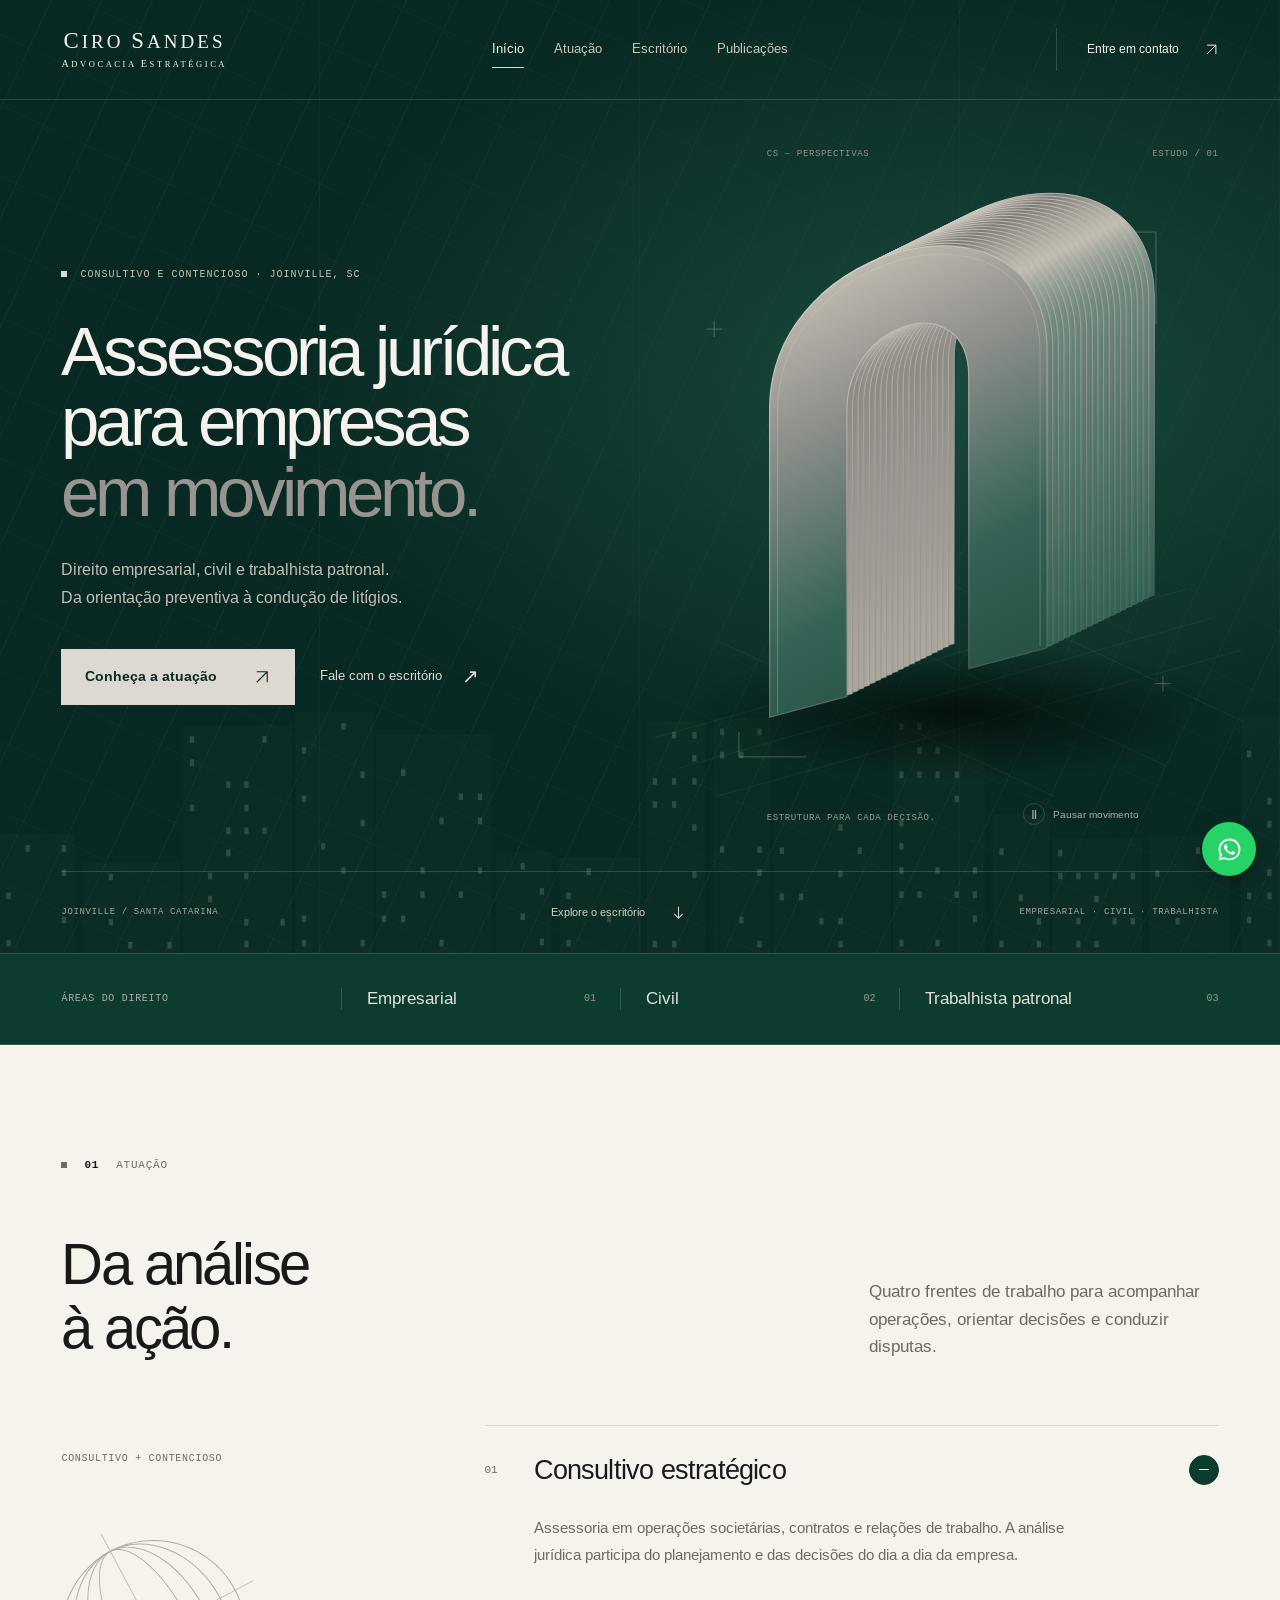
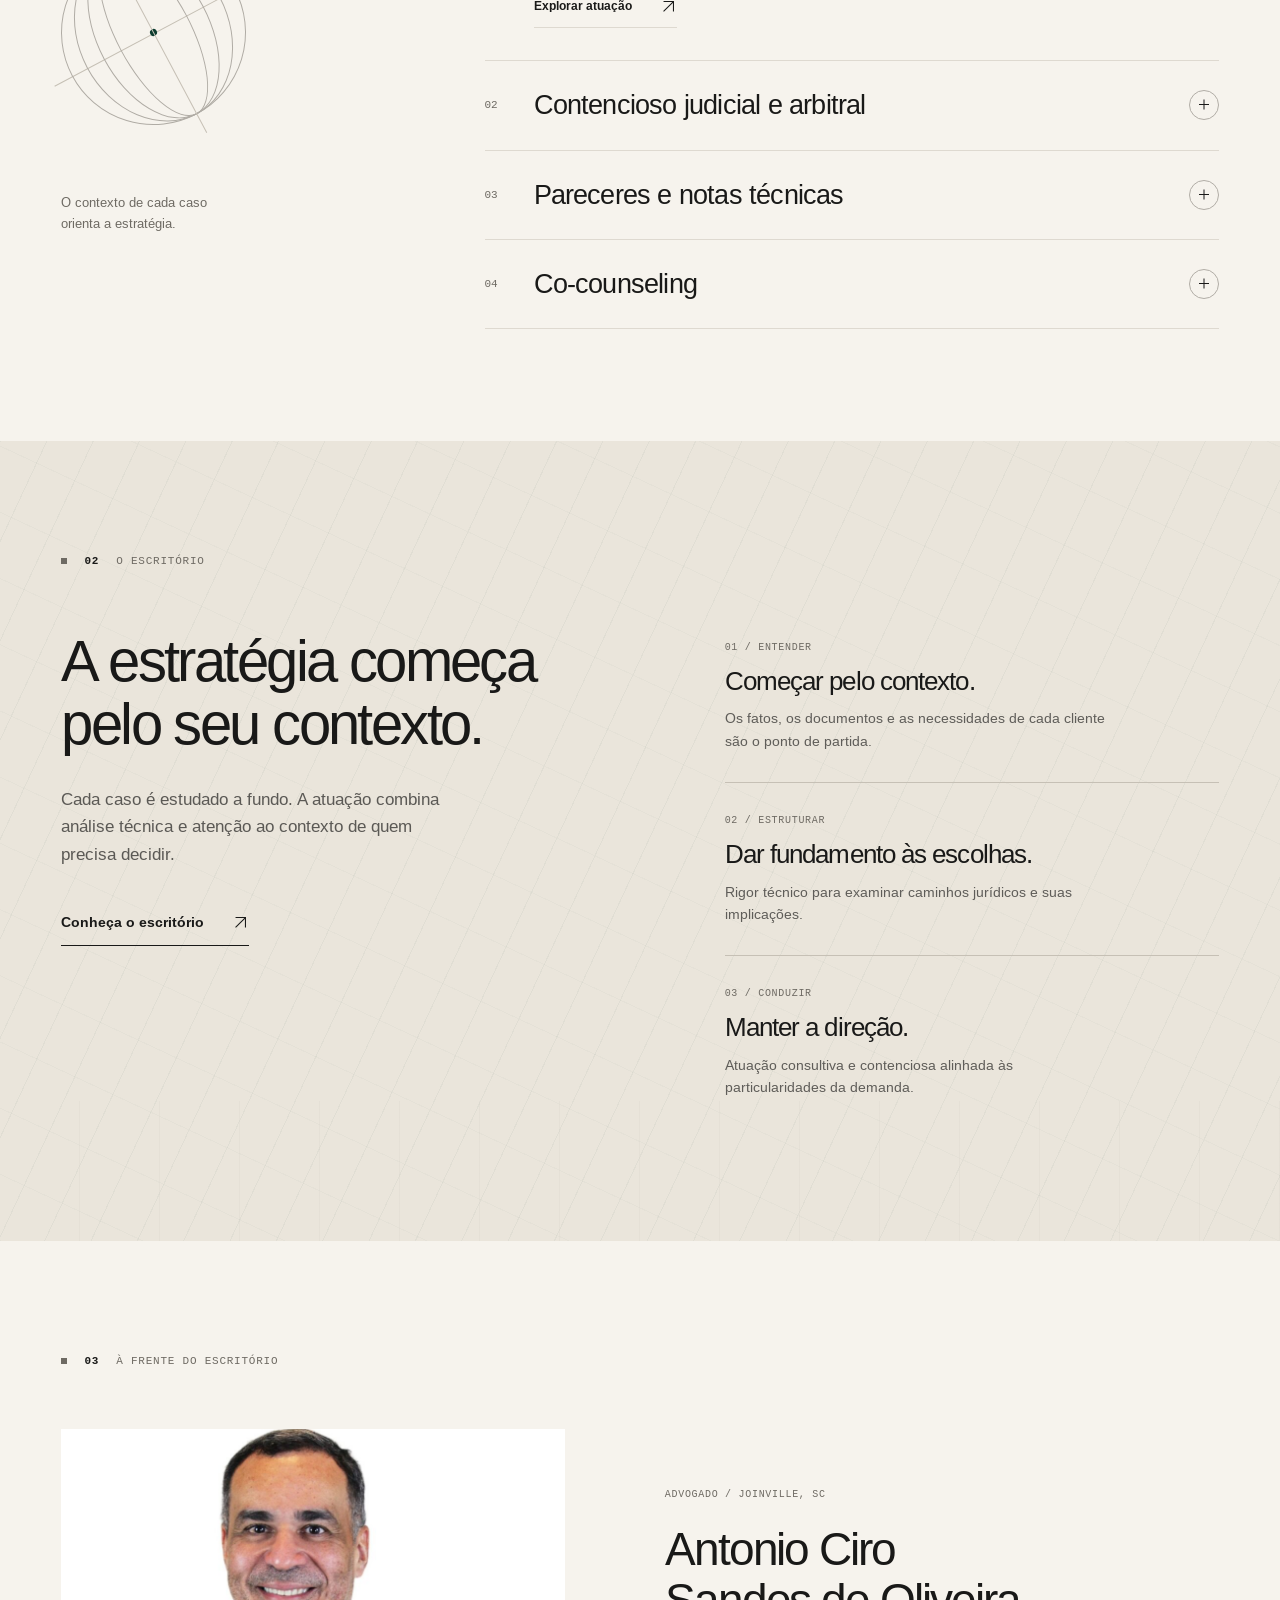
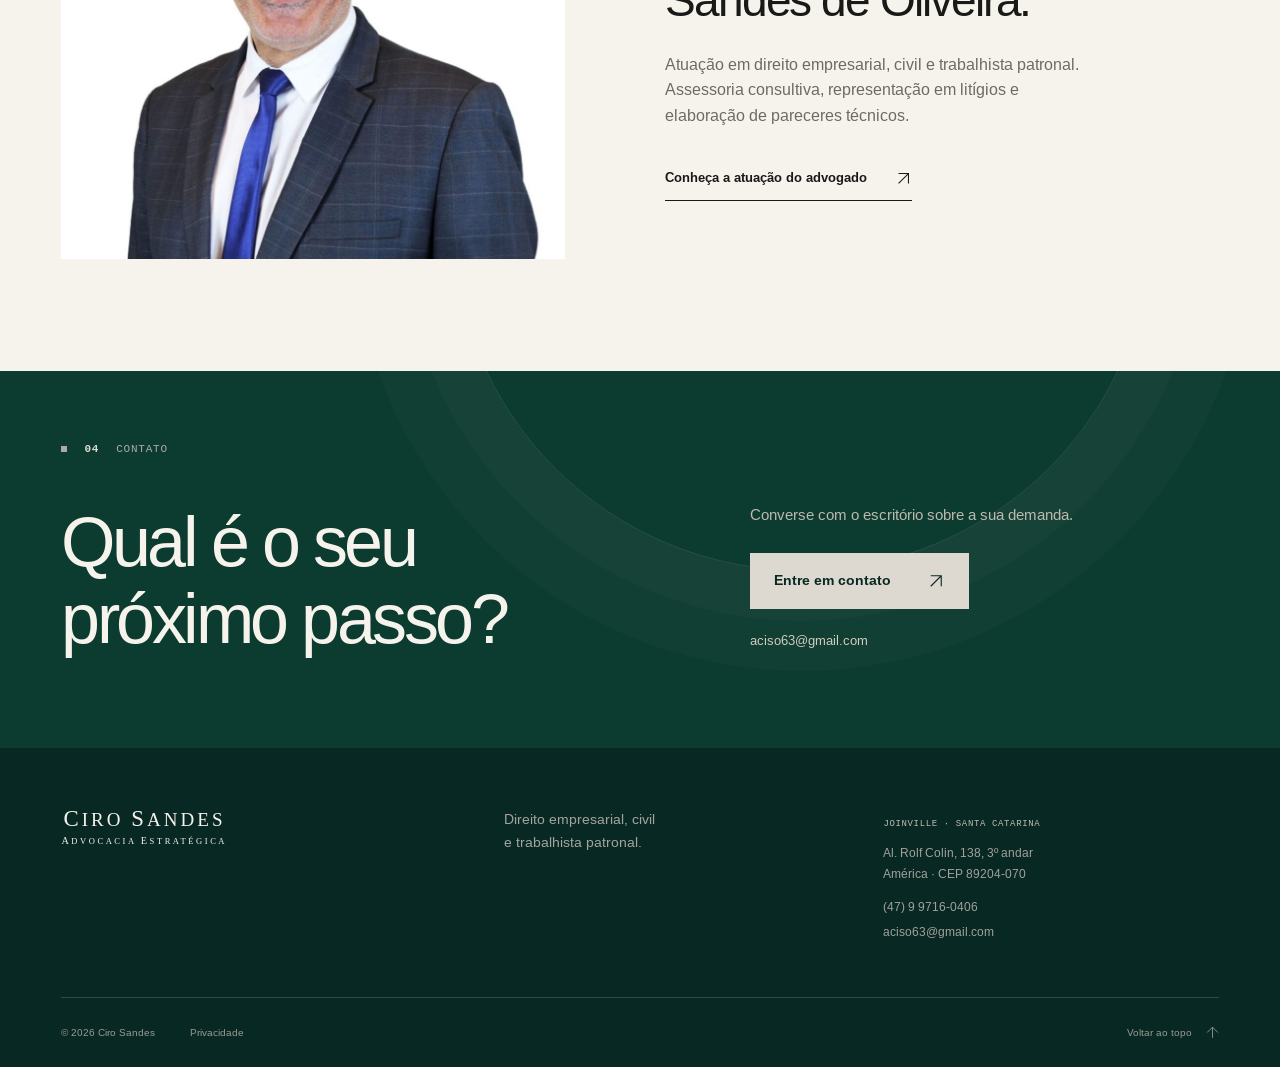
<file: index.html>
<!doctype html>
<html lang="pt-BR">
  <head>
    <meta charset="utf-8">
    <meta name="viewport" content="width=device-width,initial-scale=1">
    <meta name="theme-color" content="#082923">
    <title>Ciro Sandes | Advocacia Estratégica</title>
    <meta name="description" content="Assessoria jurídica empresarial, civil e trabalhista patronal em Joinville. Conheça a atuação de Ciro Sandes Advocacia Estratégica.">
    <meta property="og:type" content="website">
    <meta property="og:locale" content="pt_BR">
    <meta property="og:title" content="Ciro Sandes | Advocacia Estratégica">
    <meta property="og:description" content="Assessoria jurídica empresarial, civil e trabalhista patronal em Joinville. Conheça a atuação de Ciro Sandes Advocacia Estratégica.">
    <link rel="icon" href="./assets/icons/favicon.svg" type="image/svg+xml">
    <link rel="preload" href="./assets/fonts/liberation-sans-regular.woff" as="font" type="font/woff" crossorigin>
    <link rel="stylesheet" href="./css/style.css">
    <script src="./js/main.js" defer></script>
  </head>
  <body class="home">
    <a class="skip-link" href="#conteudo">Pular para o conteúdo</a>
    <header class="site-header" id="topo">
      <div class="container header-inner">
        <a href="./index.html" class="brand" aria-label="Ciro Sandes — página inicial">
          <span class="brand-type"><strong><span class="ini">C</span>iro <span class="ini">S</span>andes</strong><small><span class="ini">A</span>dvocacia <span class="ini">E</span>stratégica</small></span>
        </a>
        <nav class="main-nav" id="main-nav" aria-label="Navegação principal">
          <ul>
            <li>
              <a href="./index.html" aria-current="page">Início</a>
            </li>
            <li>
              <a href="./atuacao/index.html">Atuação</a>
            </li>
            <li>
              <a href="./equipe/index.html">Escritório</a>
            </li>
            <li>
              <a href="./publicacoes/index.html">Publicações</a>
            </li>
            <li class="mobile-contact">
              <a href="./contato/index.html">Contato <svg viewbox="0 0 24 24" fill="none" aria-hidden="true">
                  <path d="M5 19 19 5M5 5h14v14" stroke="currentColor" stroke-width="1.5"></path>
                </svg>
              </a>
            </li>
          </ul>
        </nav>
        <a class="header-contact" href="./contato/index.html">Entre em contato <svg viewbox="0 0 24 24" fill="none" aria-hidden="true">
            <path d="M5 19 19 5M5 5h14v14" stroke="currentColor" stroke-width="1.5"></path>
          </svg>
        </a>
        <button class="nav-toggle" id="nav-toggle" aria-label="Abrir menu" aria-controls="main-nav" aria-expanded="false">
          <span></span>
          <span></span>
        </button>
      </div>
      <div class="reading-progress" aria-hidden="true"></div>
    </header>
    <main id="conteudo" tabindex="-1">
      <section class="hero" aria-labelledby="hero-heading">
        <div class="hero-grid" aria-hidden="true"></div>
        <div class="container hero-inner">
          <div class="hero-copy">
            <p class="eyebrow">
              <span></span>Consultivo e contencioso · Joinville, SC</p>
            <h1 id="hero-heading">Assessoria jurídica<br>para empresas<br>
              <span>em movimento.</span>
            </h1>
            <p class="hero-lead">Direito empresarial, civil e trabalhista patronal.<br class="desktop-break"> Da orientação preventiva à condução de litígios.</p>
            <div class="hero-actions">
              <a class="button button-light" href="./atuacao/index.html">Conheça a atuação <svg viewbox="0 0 24 24" fill="none" aria-hidden="true">
                  <path d="M5 19 19 5M5 5h14v14" stroke="currentColor" stroke-width="1.5"></path>
                </svg>
              </a>
              <a class="hero-secondary" href="./contato/index.html">Fale com o escritório <span>↗</span>
              </a>
            </div>
          </div>
          <div class="hero-visual">
            <div class="visual-caption micro">
              <span>CS — Perspectivas</span>
              <span>ESTUDO / 01</span>
            </div>
            <div class="architecture" data-parallax>
              <img src="./assets/img/architecture.svg" alt="" width="640" height="720" fetchpriority="high">
            </div>
            <span class="visual-note micro">Estrutura para cada decisão.</span>
            <button class="motion-toggle" type="button" data-motion-toggle aria-pressed="false" aria-label="Pausar animações">
              <span class="motion-icon" aria-hidden="true">Ⅱ</span>
              <span data-motion-label>Pausar movimento</span>
            </button>
          </div>
          <div class="hero-bottom">
            <span class="micro">Joinville / Santa Catarina</span>
            <a class="scroll-link" href="#atuacao">Explore o escritório <svg viewbox="0 0 24 24" fill="none" aria-hidden="true">
                <path d="M12 4v16m-6-6 6 6 6-6" stroke="currentColor" stroke-width="1.5"></path>
              </svg>
            </a>
            <span class="hero-coordinates micro" aria-hidden="true">Empresarial · Civil · Trabalhista</span>
          </div>
        </div>
      </section>
      <div class="discipline-strip">
        <div class="container">
          <span class="micro">Áreas do direito</span>
          <a href="./atuacao/index.html#empresarial">Empresarial <span>01</span>
          </a>
          <a href="./atuacao/index.html#civil">Civil <span>02</span>
          </a>
          <a href="./atuacao/index.html#trabalhista">Trabalhista patronal <span>03</span>
          </a>
        </div>
      </div>
      <section class="section practice" id="atuacao" aria-labelledby="practice-heading">
        <div class="container">
          <div class="section-label">
            <span class="index">01</span>
            <span>Atuação</span>
          </div>
          <div class="section-heading">
            <h2 id="practice-heading" data-reveal>Da análise<br>à ação.</h2>
            <p>Quatro frentes de trabalho para acompanhar operações, orientar decisões e conduzir disputas.</p>
          </div>
          <div class="practice-layout">
            <aside class="practice-aside">
              <span class="micro">Consultivo + Contencioso</span>
              <div class="orbital-mark" aria-hidden="true">
                <span></span>
                <span></span>
                <span></span>
                <span></span>
                <i></i>
              </div>
              <p>O contexto de cada caso<br>orienta a estratégia.</p>
            </aside>
            <div class="practice-list" data-reveal>
              <details class="practice-item" open>
                <summary>
                  <span class="practice-number">01</span>
                  <h3>Consultivo estratégico</h3>
                  <span class="detail-icon" aria-hidden="true"></span>
                </summary>
                <div class="practice-content">
                  <p>Assessoria em operações societárias, contratos e relações de trabalho. A análise jurídica participa do planejamento e das decisões do dia a dia da empresa.</p>
                  <a class="text-link" href="./atuacao/index.html#consultivo-estrategico">Explorar atuação <svg viewbox="0 0 24 24" fill="none" aria-hidden="true">
                      <path d="M5 19 19 5M5 5h14v14" stroke="currentColor" stroke-width="1.5"></path>
                    </svg>
                  </a>
                </div>
              </details>
              <details class="practice-item">
                <summary>
                  <span class="practice-number">02</span>
                  <h3>Contencioso judicial e arbitral</h3>
                  <span class="detail-icon" aria-hidden="true"></span>
                </summary>
                <div class="practice-content">
                  <p>Representação em processos judiciais e arbitrais nas áreas cível, empresarial e trabalhista, com estudo dos fatos, das provas e dos caminhos de cada caso.</p>
                  <a class="text-link" href="./atuacao/index.html#contencioso-judicial-arbitral">Explorar atuação <svg viewbox="0 0 24 24" fill="none" aria-hidden="true">
                      <path d="M5 19 19 5M5 5h14v14" stroke="currentColor" stroke-width="1.5"></path>
                    </svg>
                  </a>
                </div>
              </details>
              <details class="practice-item">
                <summary>
                  <span class="practice-number">03</span>
                  <h3>Pareceres e notas técnicas</h3>
                  <span class="detail-icon" aria-hidden="true"></span>
                </summary>
                <div class="practice-content">
                  <p>Análise de questões jurídicas relacionadas a operações e litígios. Pareceres e notas técnicas apresentam fundamentos e implicações para apoiar a tomada de decisão.</p>
                  <a class="text-link" href="./atuacao/index.html#pareceres-notas-tecnicas">Explorar atuação <svg viewbox="0 0 24 24" fill="none" aria-hidden="true">
                      <path d="M5 19 19 5M5 5h14v14" stroke="currentColor" stroke-width="1.5"></path>
                    </svg>
                  </a>
                </div>
              </details>
              <details class="practice-item">
                <summary>
                  <span class="practice-number">04</span>
                  <h3>Co-counseling</h3>
                  <span class="detail-icon" aria-hidden="true"></span>
                </summary>
                <div class="practice-content">
                  <p>Colaboração com outros escritórios no desenvolvimento de teses e na condução de casos de maior complexidade, respeitando as necessidades de cada trabalho.</p>
                  <a class="text-link" href="./atuacao/index.html#co-counseling">Explorar atuação <svg viewbox="0 0 24 24" fill="none" aria-hidden="true">
                      <path d="M5 19 19 5M5 5h14v14" stroke="currentColor" stroke-width="1.5"></path>
                    </svg>
                  </a>
                </div>
              </details>
            </div>
          </div>
        </div>
      </section>
      <section class="approach section" id="escritorio" aria-labelledby="approach-heading">
        <div class="container">
          <div class="section-label">
            <span class="index">02</span>
            <span>O escritório</span>
          </div>
          <div class="approach-grid">
            <div>
              <h2 id="approach-heading" data-reveal>A estratégia começa<br>pelo seu contexto.</h2>
              <p class="approach-lead">Cada caso é estudado a fundo. A atuação combina análise técnica e atenção ao contexto de quem precisa decidir.</p>
              <a class="text-link" href="./equipe/index.html">Conheça o escritório <svg viewbox="0 0 24 24" fill="none" aria-hidden="true">
                  <path d="M5 19 19 5M5 5h14v14" stroke="currentColor" stroke-width="1.5"></path>
                </svg>
              </a>
            </div>
            <div class="approach-notes">
              <div data-reveal>
                <span class="micro">01 / Entender</span>
                <h3>Começar pelo contexto.</h3>
                <p>Os fatos, os documentos e as necessidades de cada cliente são o ponto de partida.</p>
              </div>
              <div data-reveal>
                <span class="micro">02 / Estruturar</span>
                <h3>Dar fundamento às escolhas.</h3>
                <p>Rigor técnico para examinar caminhos jurídicos e suas implicações.</p>
              </div>
              <div data-reveal>
                <span class="micro">03 / Conduzir</span>
                <h3>Manter a direção.</h3>
                <p>Atuação consultiva e contenciosa alinhada às particularidades da demanda.</p>
              </div>
            </div>
          </div>
        </div>
      </section>
      <section class="section professional" aria-labelledby="professional-heading">
        <div class="container">
          <div class="section-label">
            <span class="index">03</span>
            <span>À frente do escritório</span>
          </div>
          <div class="professional-grid">
            <div class="identity-panel">
              <img class="identity-photo" src="assets/img/equipe/antonio-ciro-sandes.jpg" alt="Antonio Ciro Sandes de Oliveira" width="1024" height="1024" loading="lazy" decoding="async" onerror="this.remove()">
              <span class="micro">Ciro Sandes / Advocacia estratégica</span>
              <svg class="brand-mark" viewbox="0 0 48 48" fill="none" aria-hidden="true">
                <path d="M21 7H8v34h13M40 7H27v17h13v17H27" stroke="currentColor" stroke-width="3"></path>
                <path d="m27 24-6 0" stroke="currentColor" stroke-width="1"></path>
              </svg>
              <span class="identity-caption">Estudo. Critério. Direção.</span>
            </div>
            <div class="professional-copy" data-reveal>
              <p class="micro">Advogado / Joinville, SC</p>
              <h2 id="professional-heading">Antonio Ciro<br>Sandes de Oliveira.</h2>
              <p>Atuação em direito empresarial, civil e trabalhista patronal. Assessoria consultiva, representação em litígios e elaboração de pareceres técnicos.</p>
              <a class="text-link" href="./equipe/antonio-ciro-sandes-de-oliveira/index.html">Conheça a atuação do advogado <svg viewbox="0 0 24 24" fill="none" aria-hidden="true">
                  <path d="M5 19 19 5M5 5h14v14" stroke="currentColor" stroke-width="1.5"></path>
                </svg>
              </a>
            </div>
          </div>
        </div>
      </section>
      <section class="contact-cta" aria-labelledby="cta-title">
        <div class="container">
          <div class="section-label">
            <span class="index">04</span>
            <span>Contato</span>
          </div>
          <div class="cta-body">
            <h2 id="cta-title" data-reveal>Qual é o seu<br>próximo passo?</h2>
            <div>
              <p>Converse com o escritório sobre a sua demanda.</p>
              <a class="button button-light" href="./contato/index.html">Entre em contato <svg viewbox="0 0 24 24" fill="none" aria-hidden="true">
                  <path d="M5 19 19 5M5 5h14v14" stroke="currentColor" stroke-width="1.5"></path>
                </svg>
              </a>
              <a class="cta-email" href="mailto:aciso63@gmail.com">aciso63@gmail.com</a>
            </div>
          </div>
        </div>
      </section>
    </main>
    <footer class="site-footer">
      <div class="container">
        <div class="footer-main">
          <a class="brand" href="./index.html">
            <span class="brand-type"><strong><span class="ini">C</span>iro <span class="ini">S</span>andes</strong><small><span class="ini">A</span>dvocacia <span class="ini">E</span>stratégica</small></span>
          </a>
          <p>Direito empresarial, civil<br>e trabalhista patronal.</p>
          <div class="footer-location">
            <span class="micro">Joinville · Santa Catarina</span>
            <address>Al. Rolf Colin, 138, 3º andar<br>América · CEP 89204-070</address>
            <div class="footer-channels">
              <a href="tel:+5547997160406">(47) 9 9716-0406</a>
              <a href="mailto:aciso63@gmail.com">aciso63@gmail.com</a>
            </div>
          </div>
        </div>
        <div class="footer-bottom">
          <span>© <span data-year>2026</span> Ciro Sandes</span>
          <a href="./privacidade/index.html">Privacidade</a>
          <a href="#topo" class="back-top">Voltar ao topo <svg viewbox="0 0 24 24" fill="none" aria-hidden="true">
              <path d="M5 19 19 5M5 5h14v14" stroke="currentColor" stroke-width="1.5"></path>
            </svg>
          </a>
        </div>
      </div>
    </footer>
    <a class="whatsapp-fab" href="https://wa.me/5547997160406" target="_blank" rel="noopener noreferrer" aria-label="Falar no WhatsApp">
      <svg viewBox="0 0 32 32" aria-hidden="true"><path d="M16 3C8.8 3 3 8.8 3 16c0 2.3.6 4.5 1.7 6.5L3 29l6.7-1.8c1.9 1 4.1 1.6 6.3 1.6 7.2 0 13-5.8 13-13S23.2 3 16 3zm0 23.7c-2 0-3.9-.5-5.6-1.5l-.4-.2-4 1 1.1-3.9-.3-.4A10.6 10.6 0 0 1 5.3 16C5.3 10.1 10.1 5.3 16 5.3S26.7 10.1 26.7 16 21.9 26.7 16 26.7zm5.9-8c-.3-.2-1.9-.9-2.2-1-.3-.1-.5-.2-.7.2-.2.3-.8 1-1 1.2-.2.2-.4.2-.7.1-.3-.2-1.4-.5-2.6-1.6-1-.9-1.6-1.9-1.8-2.3-.2-.3 0-.5.1-.7l.5-.6c.2-.2.2-.3.3-.5.1-.2.1-.4 0-.6l-1-2.4c-.3-.6-.5-.5-.7-.6h-.6c-.2 0-.6.1-.9.4-.3.3-1.1 1.1-1.1 2.7s1.2 3.2 1.3 3.4c.2.2 2.3 3.5 5.5 4.9.8.3 1.4.5 1.8.7.8.2 1.5.2 2 .1.6-.1 1.9-.8 2.2-1.5.3-.8.3-1.4.2-1.5-.1-.2-.3-.3-.6-.4z"/></svg>
    </a>
  </body>
</html>
</file>
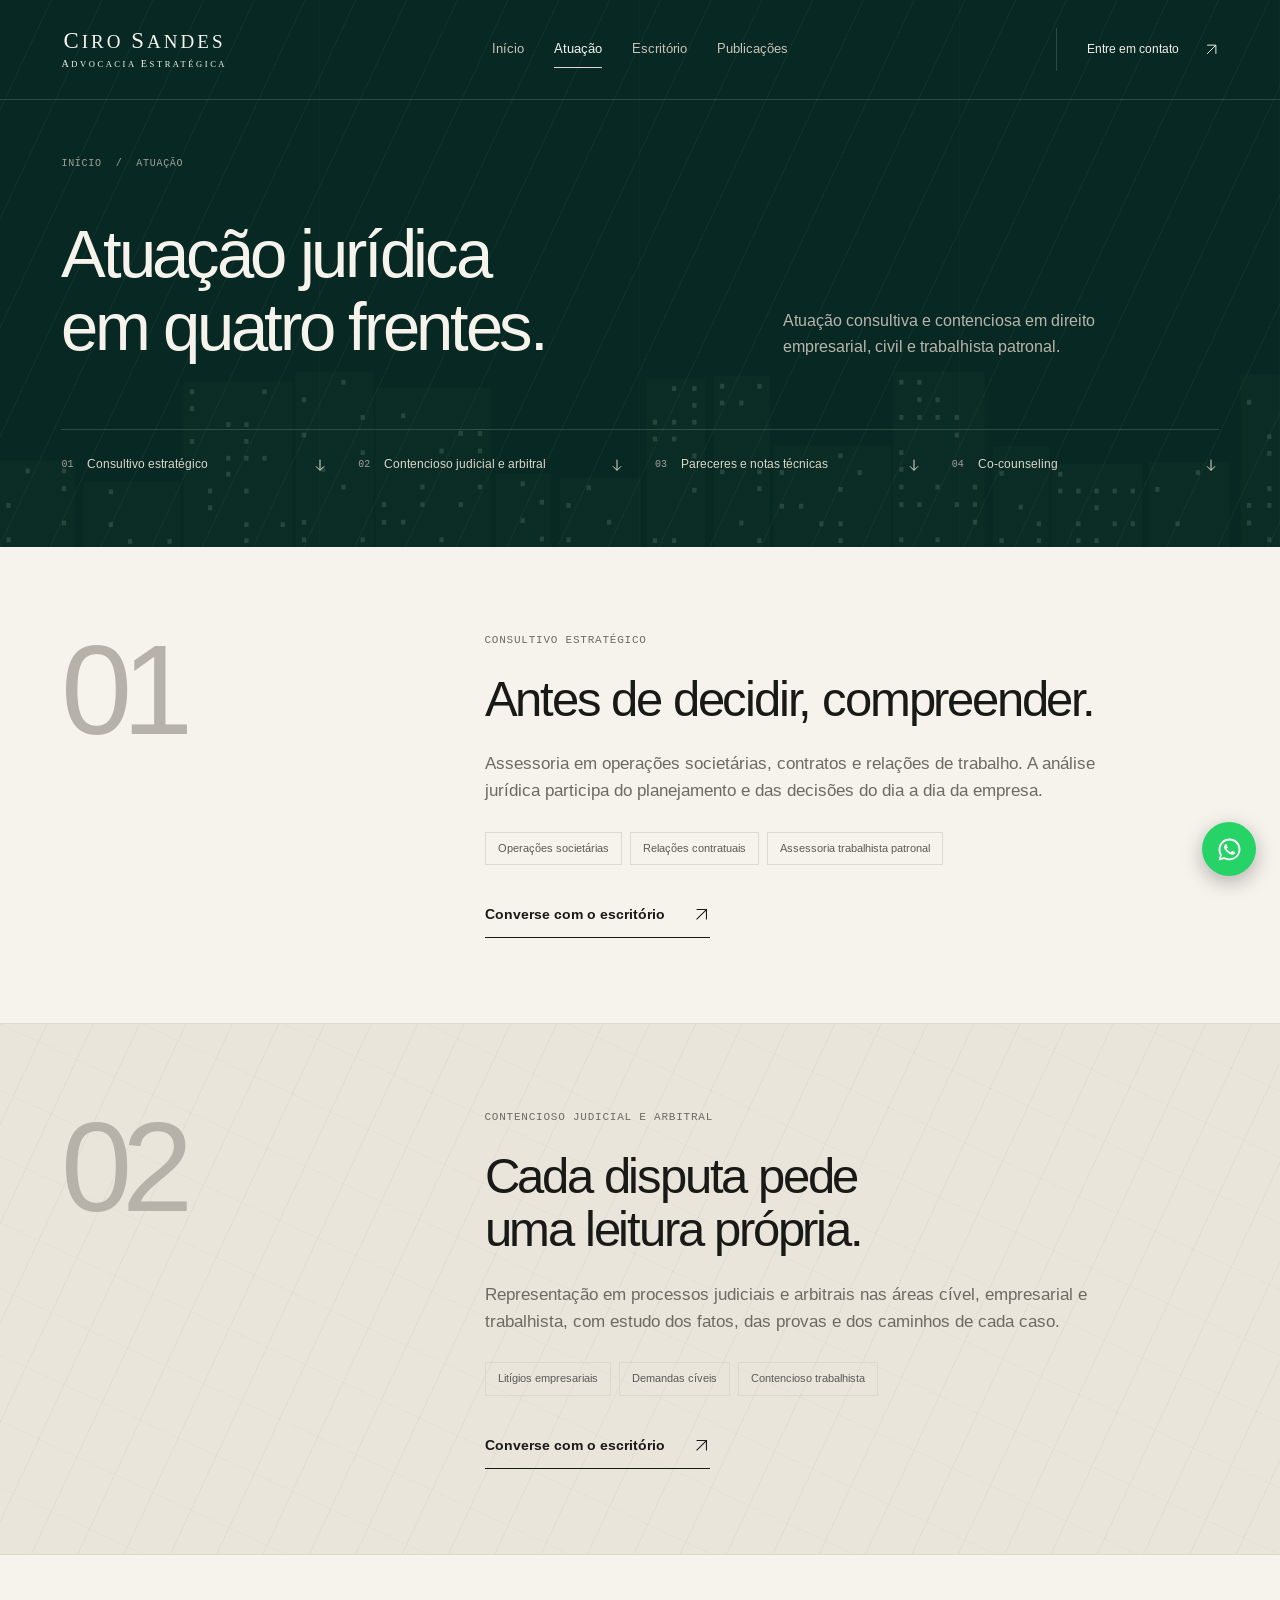
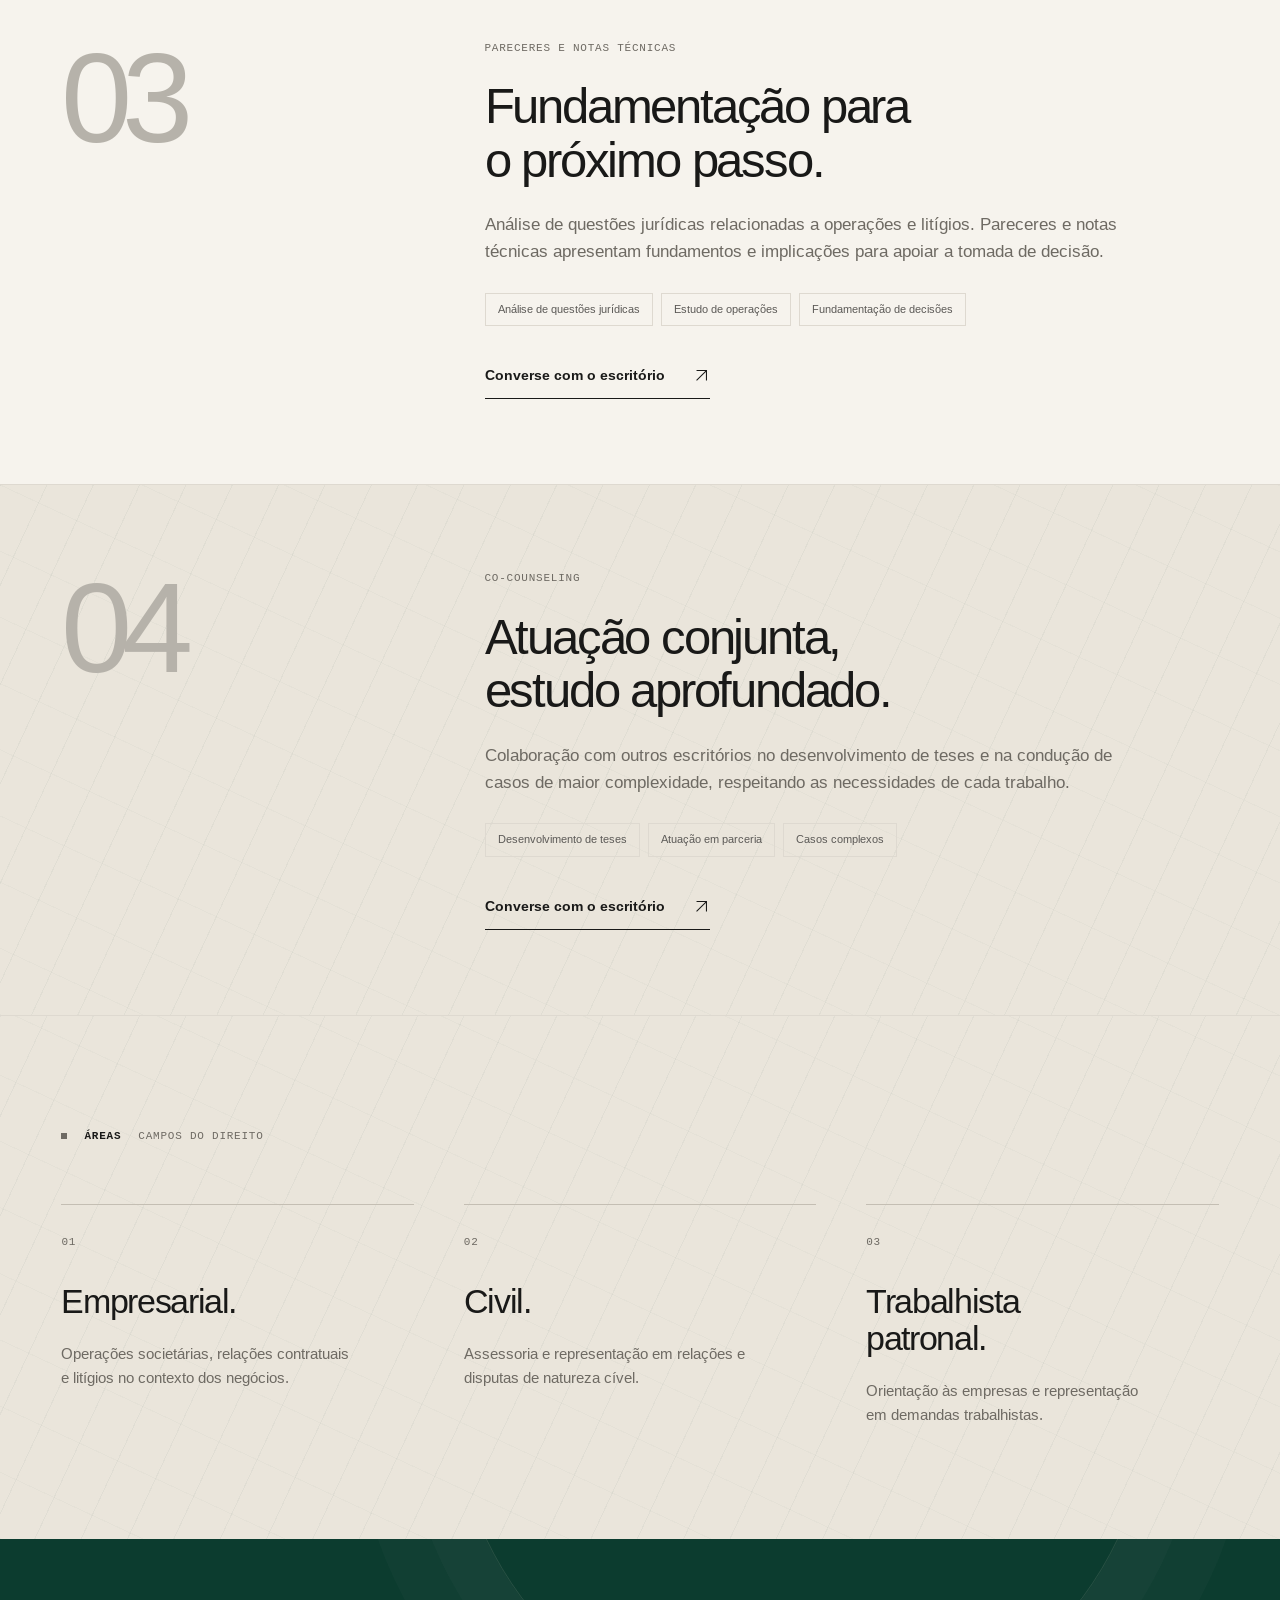
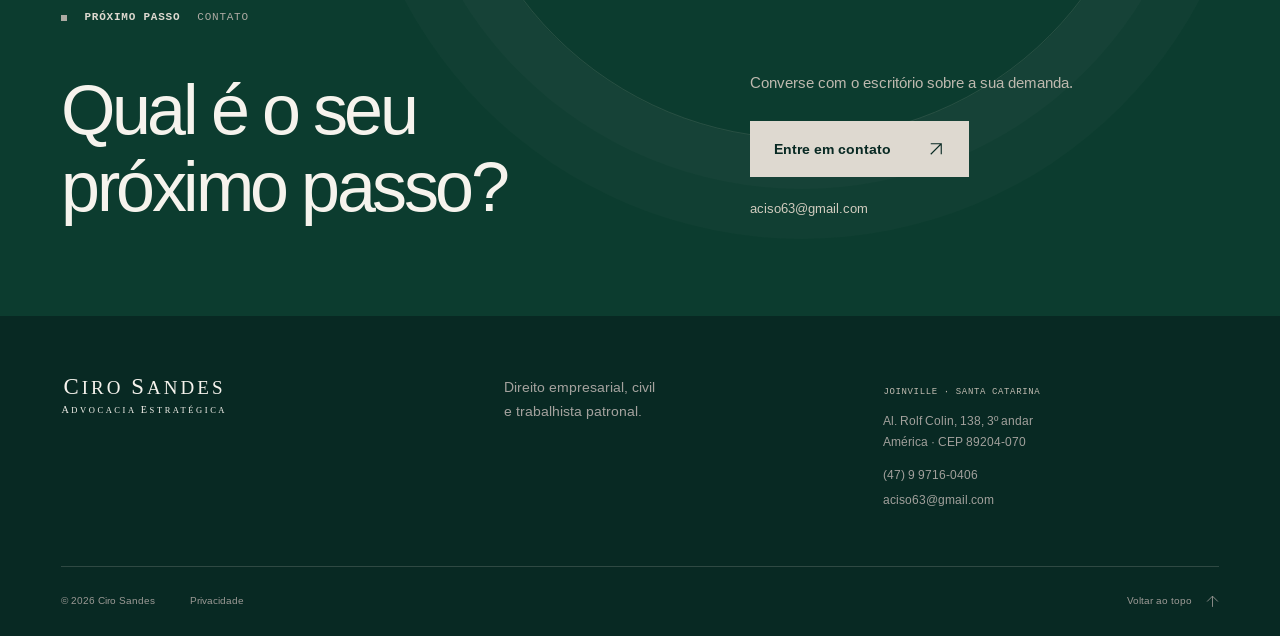
<file: atuacao/index.html>
<!doctype html>
<html lang="pt-BR">
  <head>
    <meta charset="utf-8">
    <meta name="viewport" content="width=device-width,initial-scale=1">
    <meta name="theme-color" content="#082923">
    <title>Atuação | Ciro Sandes</title>
    <meta name="description" content="Consultivo estratégico, contencioso judicial e arbitral, pareceres e co-counseling nas áreas empresarial, civil e trabalhista patronal.">
    <meta property="og:type" content="website">
    <meta property="og:locale" content="pt_BR">
    <meta property="og:title" content="Atuação | Ciro Sandes">
    <meta property="og:description" content="Consultivo estratégico, contencioso judicial e arbitral, pareceres e co-counseling nas áreas empresarial, civil e trabalhista patronal.">
    <link rel="icon" href="../assets/icons/favicon.svg" type="image/svg+xml">
    <link rel="preload" href="../assets/fonts/liberation-sans-regular.woff" as="font" type="font/woff" crossorigin>
    <link rel="stylesheet" href="../css/style.css">
    <script src="../js/main.js" defer></script>
  </head>
  <body class="interior">
    <a class="skip-link" href="#conteudo">Pular para o conteúdo</a>
    <header class="site-header" id="topo">
      <div class="container header-inner">
        <a href="../index.html" class="brand" aria-label="Ciro Sandes — página inicial">
          <span class="brand-type"><strong><span class="ini">C</span>iro <span class="ini">S</span>andes</strong><small><span class="ini">A</span>dvocacia <span class="ini">E</span>stratégica</small></span>
        </a>
        <nav class="main-nav" id="main-nav" aria-label="Navegação principal">
          <ul>
            <li>
              <a href="../index.html">Início</a>
            </li>
            <li>
              <a href="../atuacao/index.html" aria-current="page">Atuação</a>
            </li>
            <li>
              <a href="../equipe/index.html">Escritório</a>
            </li>
            <li>
              <a href="../publicacoes/index.html">Publicações</a>
            </li>
            <li class="mobile-contact">
              <a href="../contato/index.html">Contato <svg viewbox="0 0 24 24" fill="none" aria-hidden="true">
                  <path d="M5 19 19 5M5 5h14v14" stroke="currentColor" stroke-width="1.5"></path>
                </svg>
              </a>
            </li>
          </ul>
        </nav>
        <a class="header-contact" href="../contato/index.html">Entre em contato <svg viewbox="0 0 24 24" fill="none" aria-hidden="true">
            <path d="M5 19 19 5M5 5h14v14" stroke="currentColor" stroke-width="1.5"></path>
          </svg>
        </a>
        <button class="nav-toggle" id="nav-toggle" aria-label="Abrir menu" aria-controls="main-nav" aria-expanded="false">
          <span></span>
          <span></span>
        </button>
      </div>
      <div class="reading-progress" aria-hidden="true"></div>
    </header>
    <main id="conteudo" tabindex="-1">
      <section class="page-hero">
        <div class="container">
          <div class="page-breadcrumb">
            <a href="../index.html">Início</a>
            <span>/</span>
            <span>Atuação</span>
          </div>
          <div class="page-heading">
            <h1>Atuação jurídica<br>em quatro frentes.</h1>
            <p>Atuação consultiva e contenciosa em direito empresarial, civil e trabalhista patronal.</p>
          </div>
          <nav class="area-jump" aria-label="Frentes de atuação">
            <a href="#consultivo-estrategico">
              <span>01</span>Consultivo estratégico <svg viewbox="0 0 24 24" fill="none" aria-hidden="true">
                <path d="M12 4v16m-6-6 6 6 6-6" stroke="currentColor" stroke-width="1.5"></path>
              </svg>
            </a>
            <a href="#contencioso-judicial-arbitral">
              <span>02</span>Contencioso judicial e arbitral <svg viewbox="0 0 24 24" fill="none" aria-hidden="true">
                <path d="M12 4v16m-6-6 6 6 6-6" stroke="currentColor" stroke-width="1.5"></path>
              </svg>
            </a>
            <a href="#pareceres-notas-tecnicas">
              <span>03</span>Pareceres e notas técnicas <svg viewbox="0 0 24 24" fill="none" aria-hidden="true">
                <path d="M12 4v16m-6-6 6 6 6-6" stroke="currentColor" stroke-width="1.5"></path>
              </svg>
            </a>
            <a href="#co-counseling">
              <span>04</span>Co-counseling <svg viewbox="0 0 24 24" fill="none" aria-hidden="true">
                <path d="M12 4v16m-6-6 6 6 6-6" stroke="currentColor" stroke-width="1.5"></path>
              </svg>
            </a>
          </nav>
        </div>
        <span class="page-hero-coordinate" aria-hidden="true">CS / ATUAÇÃO</span>
      </section>
      <section class="area-section" id="consultivo-estrategico">
        <div class="container area-detail">
          <div class="area-index" aria-hidden="true">01</div>
          <div class="area-description">
            <p class="micro">Consultivo estratégico</p>
            <h2 data-reveal>Antes de decidir, compreender.</h2>
            <p>Assessoria em operações societárias, contratos e relações de trabalho. A análise jurídica participa do planejamento e das decisões do dia a dia da empresa.</p>
            <ul class="tag-list">
              <li>Operações societárias</li>
              <li>Relações contratuais</li>
              <li>Assessoria trabalhista patronal</li>
            </ul>
            <a class="text-link" href="../contato/index.html?assunto=consultivo-estrategico">Converse com o escritório <svg viewbox="0 0 24 24" fill="none" aria-hidden="true">
                <path d="M5 19 19 5M5 5h14v14" stroke="currentColor" stroke-width="1.5"></path>
              </svg>
            </a>
          </div>
        </div>
      </section>
      <section class="area-section" id="contencioso-judicial-arbitral">
        <div class="container area-detail">
          <div class="area-index" aria-hidden="true">02</div>
          <div class="area-description">
            <p class="micro">Contencioso judicial e arbitral</p>
            <h2 data-reveal>Cada disputa pede uma leitura própria.</h2>
            <p>Representação em processos judiciais e arbitrais nas áreas cível, empresarial e trabalhista, com estudo dos fatos, das provas e dos caminhos de cada caso.</p>
            <ul class="tag-list">
              <li>Litígios empresariais</li>
              <li>Demandas cíveis</li>
              <li>Contencioso trabalhista</li>
            </ul>
            <a class="text-link" href="../contato/index.html?assunto=contencioso-judicial-arbitral">Converse com o escritório <svg viewbox="0 0 24 24" fill="none" aria-hidden="true">
                <path d="M5 19 19 5M5 5h14v14" stroke="currentColor" stroke-width="1.5"></path>
              </svg>
            </a>
          </div>
        </div>
      </section>
      <section class="area-section" id="pareceres-notas-tecnicas">
        <div class="container area-detail">
          <div class="area-index" aria-hidden="true">03</div>
          <div class="area-description">
            <p class="micro">Pareceres e notas técnicas</p>
            <h2 data-reveal>Fundamentação para o próximo passo.</h2>
            <p>Análise de questões jurídicas relacionadas a operações e litígios. Pareceres e notas técnicas apresentam fundamentos e implicações para apoiar a tomada de decisão.</p>
            <ul class="tag-list">
              <li>Análise de questões jurídicas</li>
              <li>Estudo de operações</li>
              <li>Fundamentação de decisões</li>
            </ul>
            <a class="text-link" href="../contato/index.html?assunto=pareceres-notas-tecnicas">Converse com o escritório <svg viewbox="0 0 24 24" fill="none" aria-hidden="true">
                <path d="M5 19 19 5M5 5h14v14" stroke="currentColor" stroke-width="1.5"></path>
              </svg>
            </a>
          </div>
        </div>
      </section>
      <section class="area-section" id="co-counseling">
        <div class="container area-detail">
          <div class="area-index" aria-hidden="true">04</div>
          <div class="area-description">
            <p class="micro">Co-counseling</p>
            <h2 data-reveal>Atuação conjunta, estudo aprofundado.</h2>
            <p>Colaboração com outros escritórios no desenvolvimento de teses e na condução de casos de maior complexidade, respeitando as necessidades de cada trabalho.</p>
            <ul class="tag-list">
              <li>Desenvolvimento de teses</li>
              <li>Atuação em parceria</li>
              <li>Casos complexos</li>
            </ul>
            <a class="text-link" href="../contato/index.html?assunto=co-counseling">Converse com o escritório <svg viewbox="0 0 24 24" fill="none" aria-hidden="true">
                <path d="M5 19 19 5M5 5h14v14" stroke="currentColor" stroke-width="1.5"></path>
              </svg>
            </a>
          </div>
        </div>
      </section>
      <section class="section legal-areas">
        <div class="container">
          <div class="section-label">
            <span class="index">Áreas</span>
            <span>Campos do direito</span>
          </div>
          <div class="legal-area-grid">
            <article id="empresarial">
              <span class="micro">01</span>
              <h2>Empresarial.</h2>
              <p>Operações societárias, relações contratuais e litígios no contexto dos negócios.</p>
            </article>
            <article id="civil">
              <span class="micro">02</span>
              <h2>Civil.</h2>
              <p>Assessoria e representação em relações e disputas de natureza cível.</p>
            </article>
            <article id="trabalhista">
              <span class="micro">03</span>
              <h2>Trabalhista<br>patronal.</h2>
              <p>Orientação às empresas e representação em demandas trabalhistas.</p>
            </article>
          </div>
        </div>
      </section>
      <section class="contact-cta" aria-labelledby="cta-title">
        <div class="container">
          <div class="section-label">
            <span class="index">Próximo passo</span>
            <span>Contato</span>
          </div>
          <div class="cta-body">
            <h2 id="cta-title" data-reveal>Qual é o seu<br>próximo passo?</h2>
            <div>
              <p>Converse com o escritório sobre a sua demanda.</p>
              <a class="button button-light" href="../contato/index.html">Entre em contato <svg viewbox="0 0 24 24" fill="none" aria-hidden="true">
                  <path d="M5 19 19 5M5 5h14v14" stroke="currentColor" stroke-width="1.5"></path>
                </svg>
              </a>
              <a class="cta-email" href="mailto:aciso63@gmail.com">aciso63@gmail.com</a>
            </div>
          </div>
        </div>
      </section>
    </main>
    <footer class="site-footer">
      <div class="container">
        <div class="footer-main">
          <a class="brand" href="../index.html">
            <span class="brand-type"><strong><span class="ini">C</span>iro <span class="ini">S</span>andes</strong><small><span class="ini">A</span>dvocacia <span class="ini">E</span>stratégica</small></span>
          </a>
          <p>Direito empresarial, civil<br>e trabalhista patronal.</p>
          <div class="footer-location">
            <span class="micro">Joinville · Santa Catarina</span>
            <address>Al. Rolf Colin, 138, 3º andar<br>América · CEP 89204-070</address>
            <div class="footer-channels">
              <a href="tel:+5547997160406">(47) 9 9716-0406</a>
              <a href="mailto:aciso63@gmail.com">aciso63@gmail.com</a>
            </div>
          </div>
        </div>
        <div class="footer-bottom">
          <span>© <span data-year>2026</span> Ciro Sandes</span>
          <a href="../privacidade/index.html">Privacidade</a>
          <a href="#topo" class="back-top">Voltar ao topo <svg viewbox="0 0 24 24" fill="none" aria-hidden="true">
              <path d="M5 19 19 5M5 5h14v14" stroke="currentColor" stroke-width="1.5"></path>
            </svg>
          </a>
        </div>
      </div>
    </footer>
    <a class="whatsapp-fab" href="https://wa.me/5547997160406" target="_blank" rel="noopener noreferrer" aria-label="Falar no WhatsApp">
      <svg viewBox="0 0 32 32" aria-hidden="true"><path d="M16 3C8.8 3 3 8.8 3 16c0 2.3.6 4.5 1.7 6.5L3 29l6.7-1.8c1.9 1 4.1 1.6 6.3 1.6 7.2 0 13-5.8 13-13S23.2 3 16 3zm0 23.7c-2 0-3.9-.5-5.6-1.5l-.4-.2-4 1 1.1-3.9-.3-.4A10.6 10.6 0 0 1 5.3 16C5.3 10.1 10.1 5.3 16 5.3S26.7 10.1 26.7 16 21.9 26.7 16 26.7zm5.9-8c-.3-.2-1.9-.9-2.2-1-.3-.1-.5-.2-.7.2-.2.3-.8 1-1 1.2-.2.2-.4.2-.7.1-.3-.2-1.4-.5-2.6-1.6-1-.9-1.6-1.9-1.8-2.3-.2-.3 0-.5.1-.7l.5-.6c.2-.2.2-.3.3-.5.1-.2.1-.4 0-.6l-1-2.4c-.3-.6-.5-.5-.7-.6h-.6c-.2 0-.6.1-.9.4-.3.3-1.1 1.1-1.1 2.7s1.2 3.2 1.3 3.4c.2.2 2.3 3.5 5.5 4.9.8.3 1.4.5 1.8.7.8.2 1.5.2 2 .1.6-.1 1.9-.8 2.2-1.5.3-.8.3-1.4.2-1.5-.1-.2-.3-.3-.6-.4z"/></svg>
    </a>
  </body>
</html>
</file>
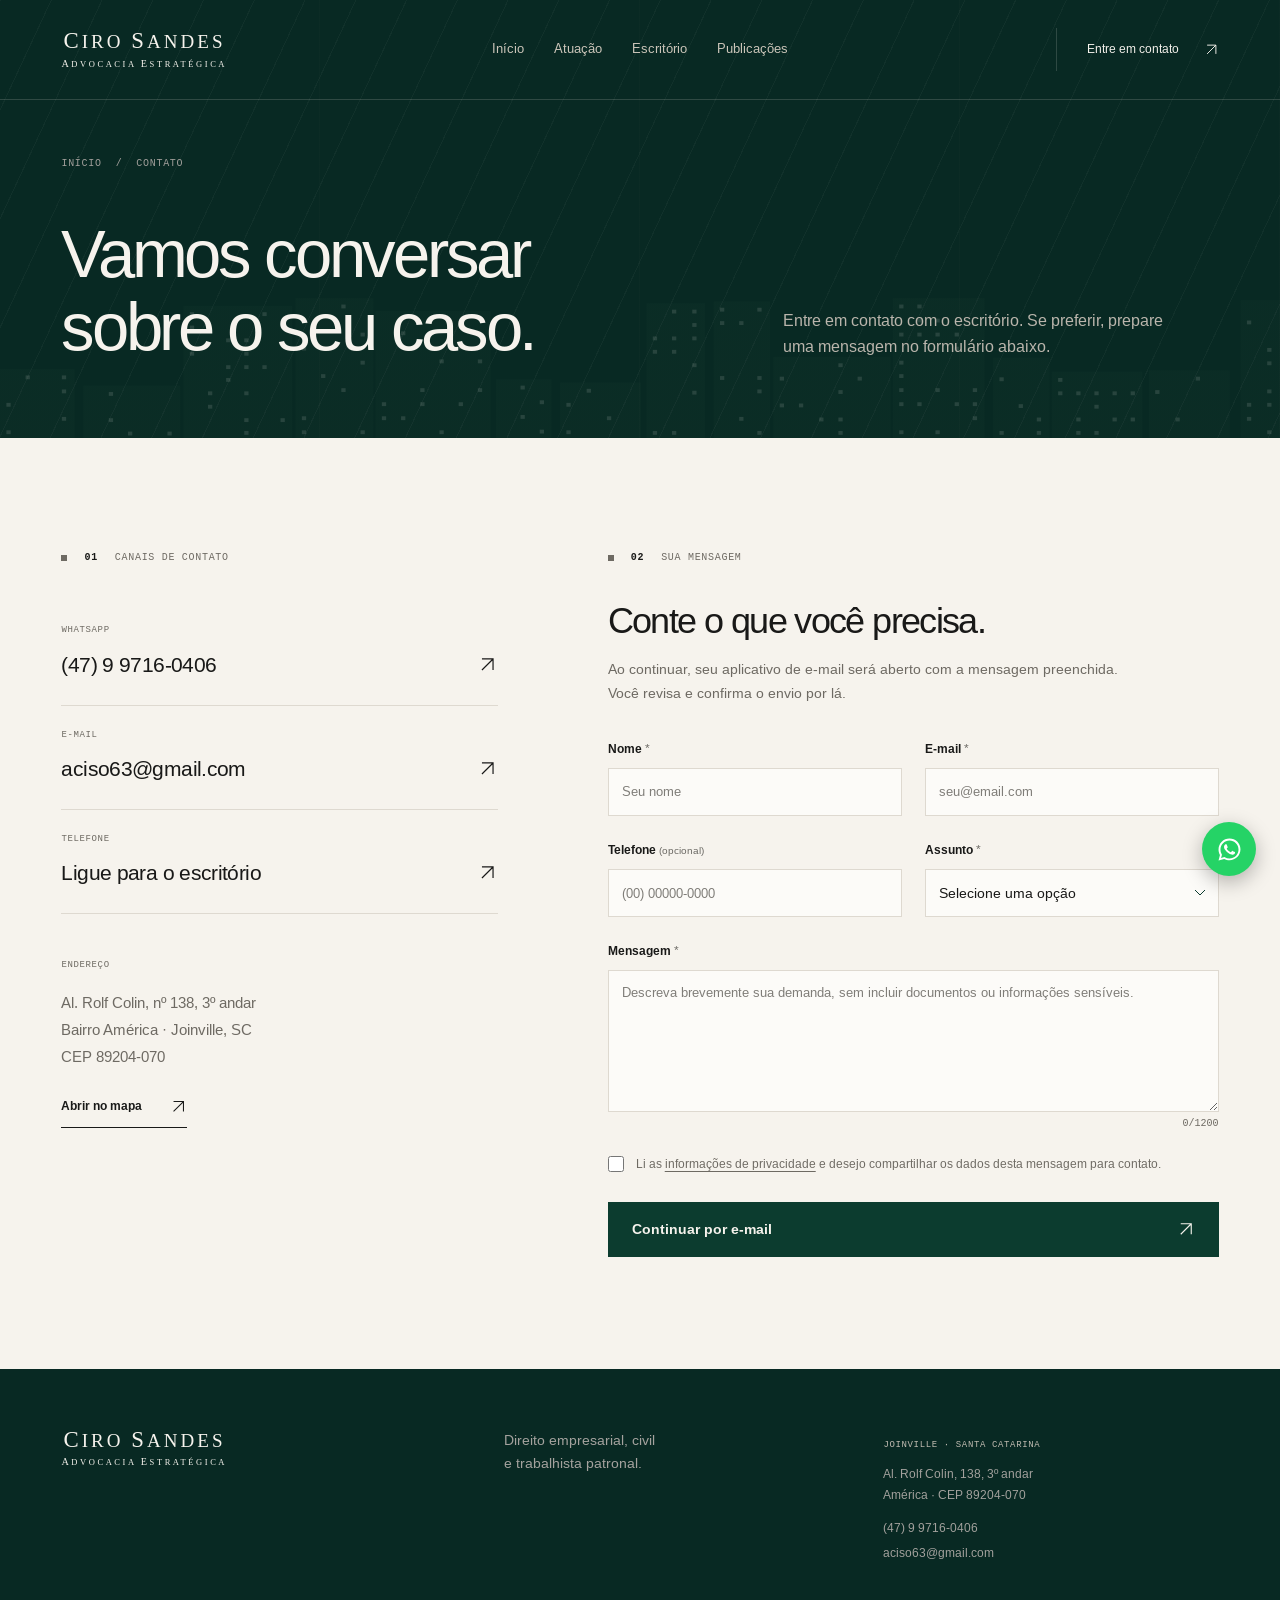
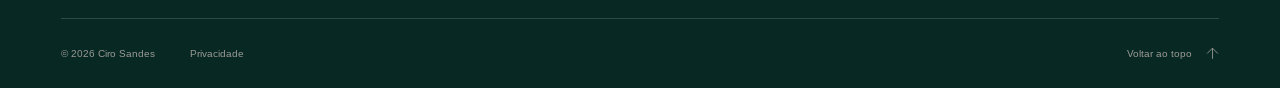
<file: contato/index.html>
<!doctype html>
<html lang="pt-BR">
  <head>
    <meta charset="utf-8">
    <meta name="viewport" content="width=device-width,initial-scale=1">
    <meta name="theme-color" content="#082923">
    <title>Contato | Ciro Sandes</title>
    <meta name="description" content="Entre em contato com Ciro Sandes Advocacia Estratégica em Joinville. Telefone (47) 9 9716-0406 e e-mail aciso63@gmail.com.">
    <meta property="og:type" content="website">
    <meta property="og:locale" content="pt_BR">
    <meta property="og:title" content="Contato | Ciro Sandes">
    <meta property="og:description" content="Entre em contato com Ciro Sandes Advocacia Estratégica em Joinville. Telefone (47) 9 9716-0406 e e-mail aciso63@gmail.com.">
    <link rel="icon" href="../assets/icons/favicon.svg" type="image/svg+xml">
    <link rel="preload" href="../assets/fonts/liberation-sans-regular.woff" as="font" type="font/woff" crossorigin>
    <link rel="stylesheet" href="../css/style.css">
    <script src="../js/main.js" defer></script>
  </head>
  <body class="interior">
    <a class="skip-link" href="#conteudo">Pular para o conteúdo</a>
    <header class="site-header" id="topo">
      <div class="container header-inner">
        <a href="../index.html" class="brand" aria-label="Ciro Sandes — página inicial">
          <span class="brand-type"><strong><span class="ini">C</span>iro <span class="ini">S</span>andes</strong><small><span class="ini">A</span>dvocacia <span class="ini">E</span>stratégica</small></span>
        </a>
        <nav class="main-nav" id="main-nav" aria-label="Navegação principal">
          <ul>
            <li>
              <a href="../index.html">Início</a>
            </li>
            <li>
              <a href="../atuacao/index.html">Atuação</a>
            </li>
            <li>
              <a href="../equipe/index.html">Escritório</a>
            </li>
            <li>
              <a href="../publicacoes/index.html">Publicações</a>
            </li>
            <li class="mobile-contact">
              <a href="../contato/index.html">Contato <svg viewbox="0 0 24 24" fill="none" aria-hidden="true">
                  <path d="M5 19 19 5M5 5h14v14" stroke="currentColor" stroke-width="1.5"></path>
                </svg>
              </a>
            </li>
          </ul>
        </nav>
        <a class="header-contact" href="../contato/index.html">Entre em contato <svg viewbox="0 0 24 24" fill="none" aria-hidden="true">
            <path d="M5 19 19 5M5 5h14v14" stroke="currentColor" stroke-width="1.5"></path>
          </svg>
        </a>
        <button class="nav-toggle" id="nav-toggle" aria-label="Abrir menu" aria-controls="main-nav" aria-expanded="false">
          <span></span>
          <span></span>
        </button>
      </div>
      <div class="reading-progress" aria-hidden="true"></div>
    </header>
    <main id="conteudo" tabindex="-1">
      <section class="page-hero">
        <div class="container">
          <div class="page-breadcrumb">
            <a href="../index.html">Início</a>
            <span>/</span>
            <span>Contato</span>
          </div>
          <div class="page-heading">
            <h1>Vamos conversar<br>sobre o seu caso.</h1>
            <p>Entre em contato com o escritório. Se preferir, prepare uma mensagem no formulário abaixo.</p>
          </div>
        </div>
        <span class="page-hero-coordinate" aria-hidden="true">CS / CONTATO</span>
      </section>
      <section class="section contact-section">
        <div class="container contact-layout">
          <div class="contact-information">
            <div class="section-label">
              <span class="index">01</span>
              <span>Canais de contato</span>
            </div>
            <a class="contact-channel" href="https://wa.me/5547997160406" target="_blank" rel="noopener noreferrer">
              <span class="micro">WhatsApp</span>
              <strong>(47) 9 9716-0406</strong>
              <svg viewbox="0 0 24 24" fill="none" aria-hidden="true">
                <path d="M5 19 19 5M5 5h14v14" stroke="currentColor" stroke-width="1.5"></path>
              </svg>
            </a>
            <a class="contact-channel" href="mailto:aciso63@gmail.com">
              <span class="micro">E-mail</span>
              <strong>aciso63@gmail.com</strong>
              <svg viewbox="0 0 24 24" fill="none" aria-hidden="true">
                <path d="M5 19 19 5M5 5h14v14" stroke="currentColor" stroke-width="1.5"></path>
              </svg>
            </a>
            <a class="contact-channel" href="tel:+5547997160406">
              <span class="micro">Telefone</span>
              <strong>Ligue para o escritório</strong>
              <svg viewbox="0 0 24 24" fill="none" aria-hidden="true">
                <path d="M5 19 19 5M5 5h14v14" stroke="currentColor" stroke-width="1.5"></path>
              </svg>
            </a>
            <div class="contact-address">
              <span class="micro">Endereço</span>
              <address>Al. Rolf Colin, nº 138, 3º andar<br>Bairro América · Joinville, SC<br>CEP 89204-070</address>
              <a class="text-link" href="https://www.google.com/maps/search/?api=1&amp;query=Alameda+Rolf+Colin+138+Joinville+SC" target="_blank" rel="noopener noreferrer">Abrir no mapa <svg viewbox="0 0 24 24" fill="none" aria-hidden="true">
                  <path d="M5 19 19 5M5 5h14v14" stroke="currentColor" stroke-width="1.5"></path>
                </svg>
              </a>
            </div>
          </div>
          <div class="contact-form-wrapper">
            <div class="section-label">
              <span class="index">02</span>
              <span>Sua mensagem</span>
            </div>
            <h2>Conte o que você precisa.</h2>
            <p class="form-intro">Ao continuar, seu aplicativo de e-mail será aberto com a mensagem preenchida. Você revisa e confirma o envio por lá.</p>
            <form id="contact-form" class="contact-form">
              <div class="form-row">
                <div class="field">
                  <label for="nome">Nome <span aria-hidden="true">*</span>
                  </label>
                  <input id="nome" name="nome" type="text" autocomplete="name" maxlength="100" required placeholder="Seu nome">
                </div>
                <div class="field">
                  <label for="email">E-mail <span aria-hidden="true">*</span>
                  </label>
                  <input id="email" name="email" type="email" autocomplete="email" maxlength="160" required placeholder="seu@email.com">
                </div>
              </div>
              <div class="form-row">
                <div class="field">
                  <label for="telefone">Telefone <span class="optional">(opcional)</span>
                  </label>
                  <input id="telefone" name="telefone" type="tel" autocomplete="tel" maxlength="25" placeholder="(00) 00000-0000">
                </div>
                <div class="field">
                  <label for="assunto">Assunto <span aria-hidden="true">*</span>
                  </label>
                  <select id="assunto" name="assunto" required>
                    <option value="">Selecione uma opção</option>
                    <option value="consultivo-estrategico">Consultivo estratégico</option>
                    <option value="contencioso-judicial-arbitral">Contencioso judicial e arbitral</option>
                    <option value="pareceres-notas-tecnicas">Pareceres e notas técnicas</option>
                    <option value="co-counseling">Co-counseling</option>
                    <option value="outra-demanda">Outra demanda</option>
                  </select>
                </div>
              </div>
              <div class="field">
                <label for="mensagem">Mensagem <span aria-hidden="true">*</span>
                </label>
                <textarea id="mensagem" name="mensagem" rows="5" maxlength="1200" required placeholder="Descreva brevemente sua demanda, sem incluir documentos ou informações sensíveis."></textarea>
                <span class="character-count">
                  <span id="message-count">0</span>/1200</span>
              </div>
              <label class="consent-field">
                <input type="checkbox" name="consentimento" required>
                <span>Li as <a href="../privacidade/index.html">informações de privacidade</a> e desejo compartilhar os dados desta mensagem para contato.</span>
              </label>
              <button class="button button-dark" type="submit" disabled>Continuar por e-mail <svg viewbox="0 0 24 24" fill="none" aria-hidden="true">
                  <path d="M5 19 19 5M5 5h14v14" stroke="currentColor" stroke-width="1.5"></path>
                </svg>
              </button>
              <p id="form-status" class="form-status" role="status" aria-live="polite"></p>
              <button type="button" class="copy-message" id="copy-message" hidden>Copiar mensagem</button>
              <noscript>
                <p>Para preparar a mensagem, ative o JavaScript ou utilize o <a href="mailto:aciso63@gmail.com">contato direto por e-mail</a>.</p>
              </noscript>
            </form>
          </div>
        </div>
      </section>
    </main>
    <footer class="site-footer">
      <div class="container">
        <div class="footer-main">
          <a class="brand" href="../index.html">
            <span class="brand-type"><strong><span class="ini">C</span>iro <span class="ini">S</span>andes</strong><small><span class="ini">A</span>dvocacia <span class="ini">E</span>stratégica</small></span>
          </a>
          <p>Direito empresarial, civil<br>e trabalhista patronal.</p>
          <div class="footer-location">
            <span class="micro">Joinville · Santa Catarina</span>
            <address>Al. Rolf Colin, 138, 3º andar<br>América · CEP 89204-070</address>
            <div class="footer-channels">
              <a href="tel:+5547997160406">(47) 9 9716-0406</a>
              <a href="mailto:aciso63@gmail.com">aciso63@gmail.com</a>
            </div>
          </div>
        </div>
        <div class="footer-bottom">
          <span>© <span data-year>2026</span> Ciro Sandes</span>
          <a href="../privacidade/index.html">Privacidade</a>
          <a href="#topo" class="back-top">Voltar ao topo <svg viewbox="0 0 24 24" fill="none" aria-hidden="true">
              <path d="M5 19 19 5M5 5h14v14" stroke="currentColor" stroke-width="1.5"></path>
            </svg>
          </a>
        </div>
      </div>
    </footer>
    <a class="whatsapp-fab" href="https://wa.me/5547997160406" target="_blank" rel="noopener noreferrer" aria-label="Falar no WhatsApp">
      <svg viewBox="0 0 32 32" aria-hidden="true"><path d="M16 3C8.8 3 3 8.8 3 16c0 2.3.6 4.5 1.7 6.5L3 29l6.7-1.8c1.9 1 4.1 1.6 6.3 1.6 7.2 0 13-5.8 13-13S23.2 3 16 3zm0 23.7c-2 0-3.9-.5-5.6-1.5l-.4-.2-4 1 1.1-3.9-.3-.4A10.6 10.6 0 0 1 5.3 16C5.3 10.1 10.1 5.3 16 5.3S26.7 10.1 26.7 16 21.9 26.7 16 26.7zm5.9-8c-.3-.2-1.9-.9-2.2-1-.3-.1-.5-.2-.7.2-.2.3-.8 1-1 1.2-.2.2-.4.2-.7.1-.3-.2-1.4-.5-2.6-1.6-1-.9-1.6-1.9-1.8-2.3-.2-.3 0-.5.1-.7l.5-.6c.2-.2.2-.3.3-.5.1-.2.1-.4 0-.6l-1-2.4c-.3-.6-.5-.5-.7-.6h-.6c-.2 0-.6.1-.9.4-.3.3-1.1 1.1-1.1 2.7s1.2 3.2 1.3 3.4c.2.2 2.3 3.5 5.5 4.9.8.3 1.4.5 1.8.7.8.2 1.5.2 2 .1.6-.1 1.9-.8 2.2-1.5.3-.8.3-1.4.2-1.5-.1-.2-.3-.3-.6-.4z"/></svg>
    </a>
  </body>
</html>
</file>
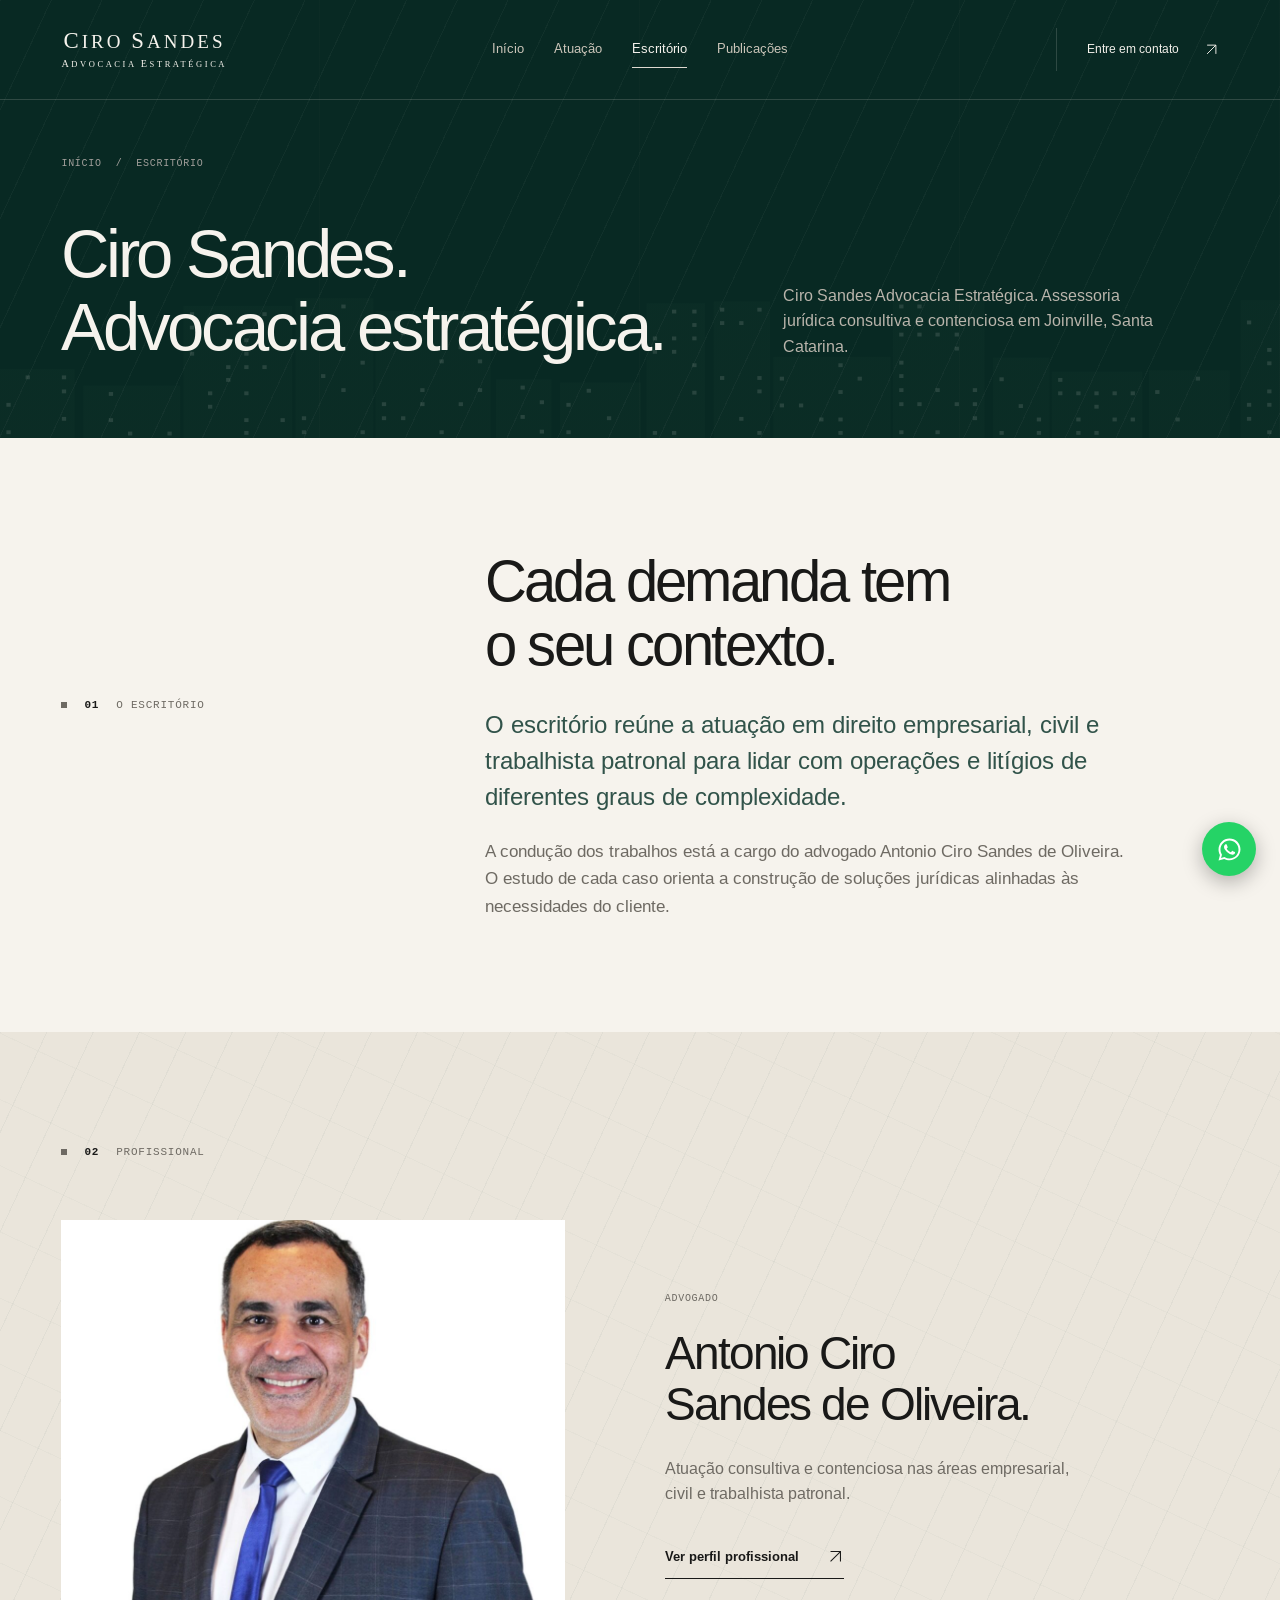
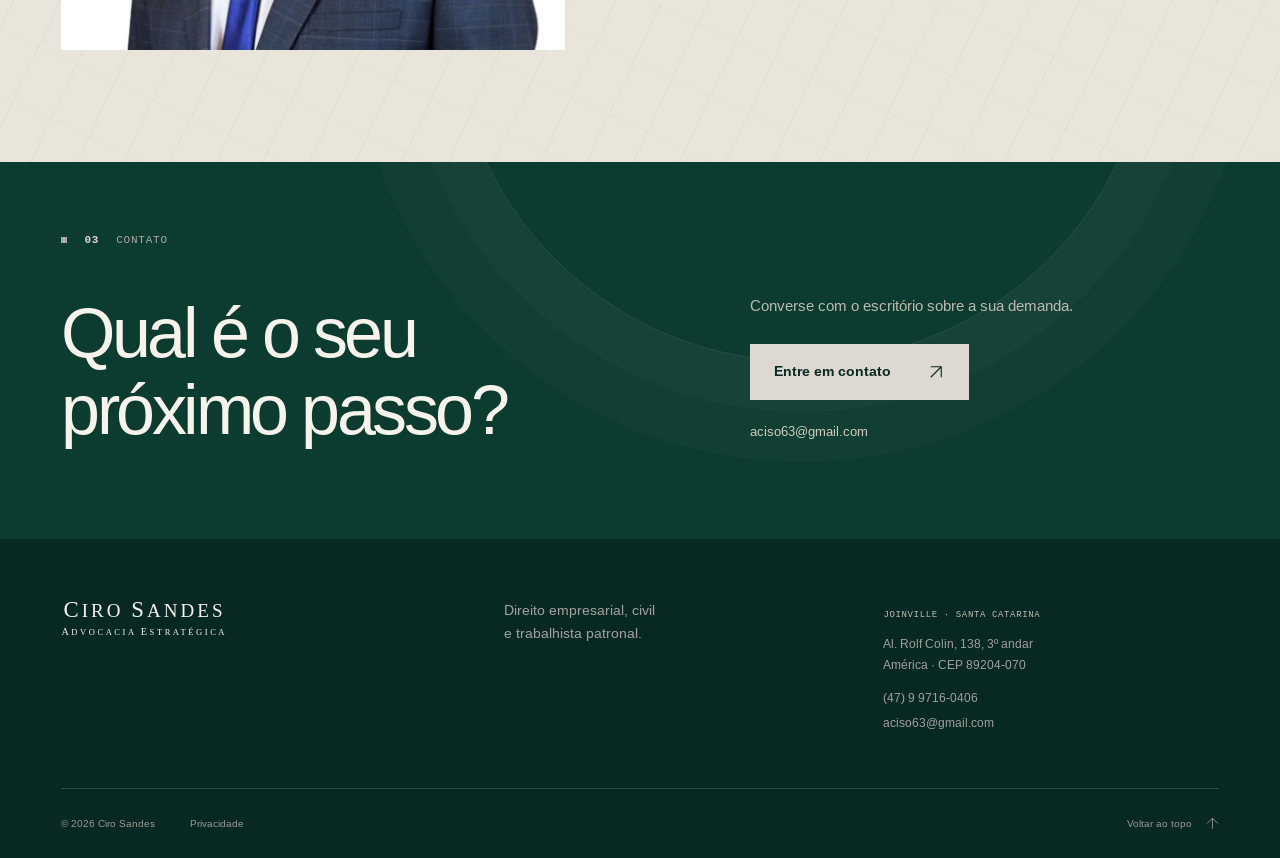
<file: equipe/index.html>
<!doctype html>
<html lang="pt-BR">
  <head>
    <meta charset="utf-8">
    <meta name="viewport" content="width=device-width,initial-scale=1">
    <meta name="theme-color" content="#082923">
    <title>O escritório | Ciro Sandes</title>
    <meta name="description" content="Conheça Ciro Sandes Advocacia Estratégica e o advogado Antonio Ciro Sandes de Oliveira, em Joinville, Santa Catarina.">
    <meta property="og:type" content="website">
    <meta property="og:locale" content="pt_BR">
    <meta property="og:title" content="O escritório | Ciro Sandes">
    <meta property="og:description" content="Conheça Ciro Sandes Advocacia Estratégica e o advogado Antonio Ciro Sandes de Oliveira, em Joinville, Santa Catarina.">
    <link rel="icon" href="../assets/icons/favicon.svg" type="image/svg+xml">
    <link rel="preload" href="../assets/fonts/liberation-sans-regular.woff" as="font" type="font/woff" crossorigin>
    <link rel="stylesheet" href="../css/style.css">
    <script src="../js/main.js" defer></script>
  </head>
  <body class="interior">
    <a class="skip-link" href="#conteudo">Pular para o conteúdo</a>
    <header class="site-header" id="topo">
      <div class="container header-inner">
        <a href="../index.html" class="brand" aria-label="Ciro Sandes — página inicial">
          <span class="brand-type"><strong><span class="ini">C</span>iro <span class="ini">S</span>andes</strong><small><span class="ini">A</span>dvocacia <span class="ini">E</span>stratégica</small></span>
        </a>
        <nav class="main-nav" id="main-nav" aria-label="Navegação principal">
          <ul>
            <li>
              <a href="../index.html">Início</a>
            </li>
            <li>
              <a href="../atuacao/index.html">Atuação</a>
            </li>
            <li>
              <a href="../equipe/index.html" aria-current="page">Escritório</a>
            </li>
            <li>
              <a href="../publicacoes/index.html">Publicações</a>
            </li>
            <li class="mobile-contact">
              <a href="../contato/index.html">Contato <svg viewbox="0 0 24 24" fill="none" aria-hidden="true">
                  <path d="M5 19 19 5M5 5h14v14" stroke="currentColor" stroke-width="1.5"></path>
                </svg>
              </a>
            </li>
          </ul>
        </nav>
        <a class="header-contact" href="../contato/index.html">Entre em contato <svg viewbox="0 0 24 24" fill="none" aria-hidden="true">
            <path d="M5 19 19 5M5 5h14v14" stroke="currentColor" stroke-width="1.5"></path>
          </svg>
        </a>
        <button class="nav-toggle" id="nav-toggle" aria-label="Abrir menu" aria-controls="main-nav" aria-expanded="false">
          <span></span>
          <span></span>
        </button>
      </div>
      <div class="reading-progress" aria-hidden="true"></div>
    </header>
    <main id="conteudo" tabindex="-1">
      <section class="page-hero">
        <div class="container">
          <div class="page-breadcrumb">
            <a href="../index.html">Início</a>
            <span>/</span>
            <span>Escritório</span>
          </div>
          <div class="page-heading">
            <h1>Ciro Sandes.<br>Advocacia estratégica.</h1>
            <p>Ciro Sandes Advocacia Estratégica. Assessoria jurídica consultiva e contenciosa em Joinville, Santa Catarina.</p>
          </div>
        </div>
        <span class="page-hero-coordinate" aria-hidden="true">CS / ESCRITÓRIO</span>
      </section>
      <section class="section">
        <div class="container office-intro">
          <div class="section-label">
            <span class="index">01</span>
            <span>O escritório</span>
          </div>
          <div>
            <h2 data-reveal>Cada demanda tem<br>o seu contexto.</h2>
            <p class="large-copy">O escritório reúne a atuação em direito empresarial, civil e trabalhista patronal para lidar com operações e litígios de diferentes graus de complexidade.</p>
            <p>A condução dos trabalhos está a cargo do advogado Antonio Ciro Sandes de Oliveira. O estudo de cada caso orienta a construção de soluções jurídicas alinhadas às necessidades do cliente.</p>
          </div>
        </div>
      </section>
      <section class="section team-feature">
        <div class="container">
          <div class="section-label">
            <span class="index">02</span>
            <span>Profissional</span>
          </div>
          <div class="professional-grid">
            <div class="identity-panel">
              <img class="identity-photo" src="../assets/img/equipe/antonio-ciro-sandes.jpg" alt="Antonio Ciro Sandes de Oliveira" width="1024" height="1024" loading="lazy" decoding="async" onerror="this.remove()">
              <span class="micro">Ciro Sandes / Advocacia estratégica</span>
              <svg class="brand-mark" viewbox="0 0 48 48" fill="none" aria-hidden="true">
                <path d="M21 7H8v34h13M40 7H27v17h13v17H27" stroke="currentColor" stroke-width="3"></path>
                <path d="m27 24-6 0" stroke="currentColor" stroke-width="1"></path>
              </svg>
              <span class="identity-caption">Estudo. Critério. Direção.</span>
            </div>
            <div class="professional-copy">
              <p class="micro">Advogado</p>
              <h2 data-reveal>Antonio Ciro<br>Sandes de Oliveira.</h2>
              <p>Atuação consultiva e contenciosa nas áreas empresarial, civil e trabalhista patronal.</p>
              <a class="text-link" href="../equipe/antonio-ciro-sandes-de-oliveira/index.html">Ver perfil profissional <svg viewbox="0 0 24 24" fill="none" aria-hidden="true">
                  <path d="M5 19 19 5M5 5h14v14" stroke="currentColor" stroke-width="1.5"></path>
                </svg>
              </a>
            </div>
          </div>
        </div>
      </section>
      <section class="contact-cta" aria-labelledby="cta-title">
        <div class="container">
          <div class="section-label">
            <span class="index">03</span>
            <span>Contato</span>
          </div>
          <div class="cta-body">
            <h2 id="cta-title" data-reveal>Qual é o seu<br>próximo passo?</h2>
            <div>
              <p>Converse com o escritório sobre a sua demanda.</p>
              <a class="button button-light" href="../contato/index.html">Entre em contato <svg viewbox="0 0 24 24" fill="none" aria-hidden="true">
                  <path d="M5 19 19 5M5 5h14v14" stroke="currentColor" stroke-width="1.5"></path>
                </svg>
              </a>
              <a class="cta-email" href="mailto:aciso63@gmail.com">aciso63@gmail.com</a>
            </div>
          </div>
        </div>
      </section>
    </main>
    <footer class="site-footer">
      <div class="container">
        <div class="footer-main">
          <a class="brand" href="../index.html">
            <span class="brand-type"><strong><span class="ini">C</span>iro <span class="ini">S</span>andes</strong><small><span class="ini">A</span>dvocacia <span class="ini">E</span>stratégica</small></span>
          </a>
          <p>Direito empresarial, civil<br>e trabalhista patronal.</p>
          <div class="footer-location">
            <span class="micro">Joinville · Santa Catarina</span>
            <address>Al. Rolf Colin, 138, 3º andar<br>América · CEP 89204-070</address>
            <div class="footer-channels">
              <a href="tel:+5547997160406">(47) 9 9716-0406</a>
              <a href="mailto:aciso63@gmail.com">aciso63@gmail.com</a>
            </div>
          </div>
        </div>
        <div class="footer-bottom">
          <span>© <span data-year>2026</span> Ciro Sandes</span>
          <a href="../privacidade/index.html">Privacidade</a>
          <a href="#topo" class="back-top">Voltar ao topo <svg viewbox="0 0 24 24" fill="none" aria-hidden="true">
              <path d="M5 19 19 5M5 5h14v14" stroke="currentColor" stroke-width="1.5"></path>
            </svg>
          </a>
        </div>
      </div>
    </footer>
    <a class="whatsapp-fab" href="https://wa.me/5547997160406" target="_blank" rel="noopener noreferrer" aria-label="Falar no WhatsApp">
      <svg viewBox="0 0 32 32" aria-hidden="true"><path d="M16 3C8.8 3 3 8.8 3 16c0 2.3.6 4.5 1.7 6.5L3 29l6.7-1.8c1.9 1 4.1 1.6 6.3 1.6 7.2 0 13-5.8 13-13S23.2 3 16 3zm0 23.7c-2 0-3.9-.5-5.6-1.5l-.4-.2-4 1 1.1-3.9-.3-.4A10.6 10.6 0 0 1 5.3 16C5.3 10.1 10.1 5.3 16 5.3S26.7 10.1 26.7 16 21.9 26.7 16 26.7zm5.9-8c-.3-.2-1.9-.9-2.2-1-.3-.1-.5-.2-.7.2-.2.3-.8 1-1 1.2-.2.2-.4.2-.7.1-.3-.2-1.4-.5-2.6-1.6-1-.9-1.6-1.9-1.8-2.3-.2-.3 0-.5.1-.7l.5-.6c.2-.2.2-.3.3-.5.1-.2.1-.4 0-.6l-1-2.4c-.3-.6-.5-.5-.7-.6h-.6c-.2 0-.6.1-.9.4-.3.3-1.1 1.1-1.1 2.7s1.2 3.2 1.3 3.4c.2.2 2.3 3.5 5.5 4.9.8.3 1.4.5 1.8.7.8.2 1.5.2 2 .1.6-.1 1.9-.8 2.2-1.5.3-.8.3-1.4.2-1.5-.1-.2-.3-.3-.6-.4z"/></svg>
    </a>
  </body>
</html>
</file>
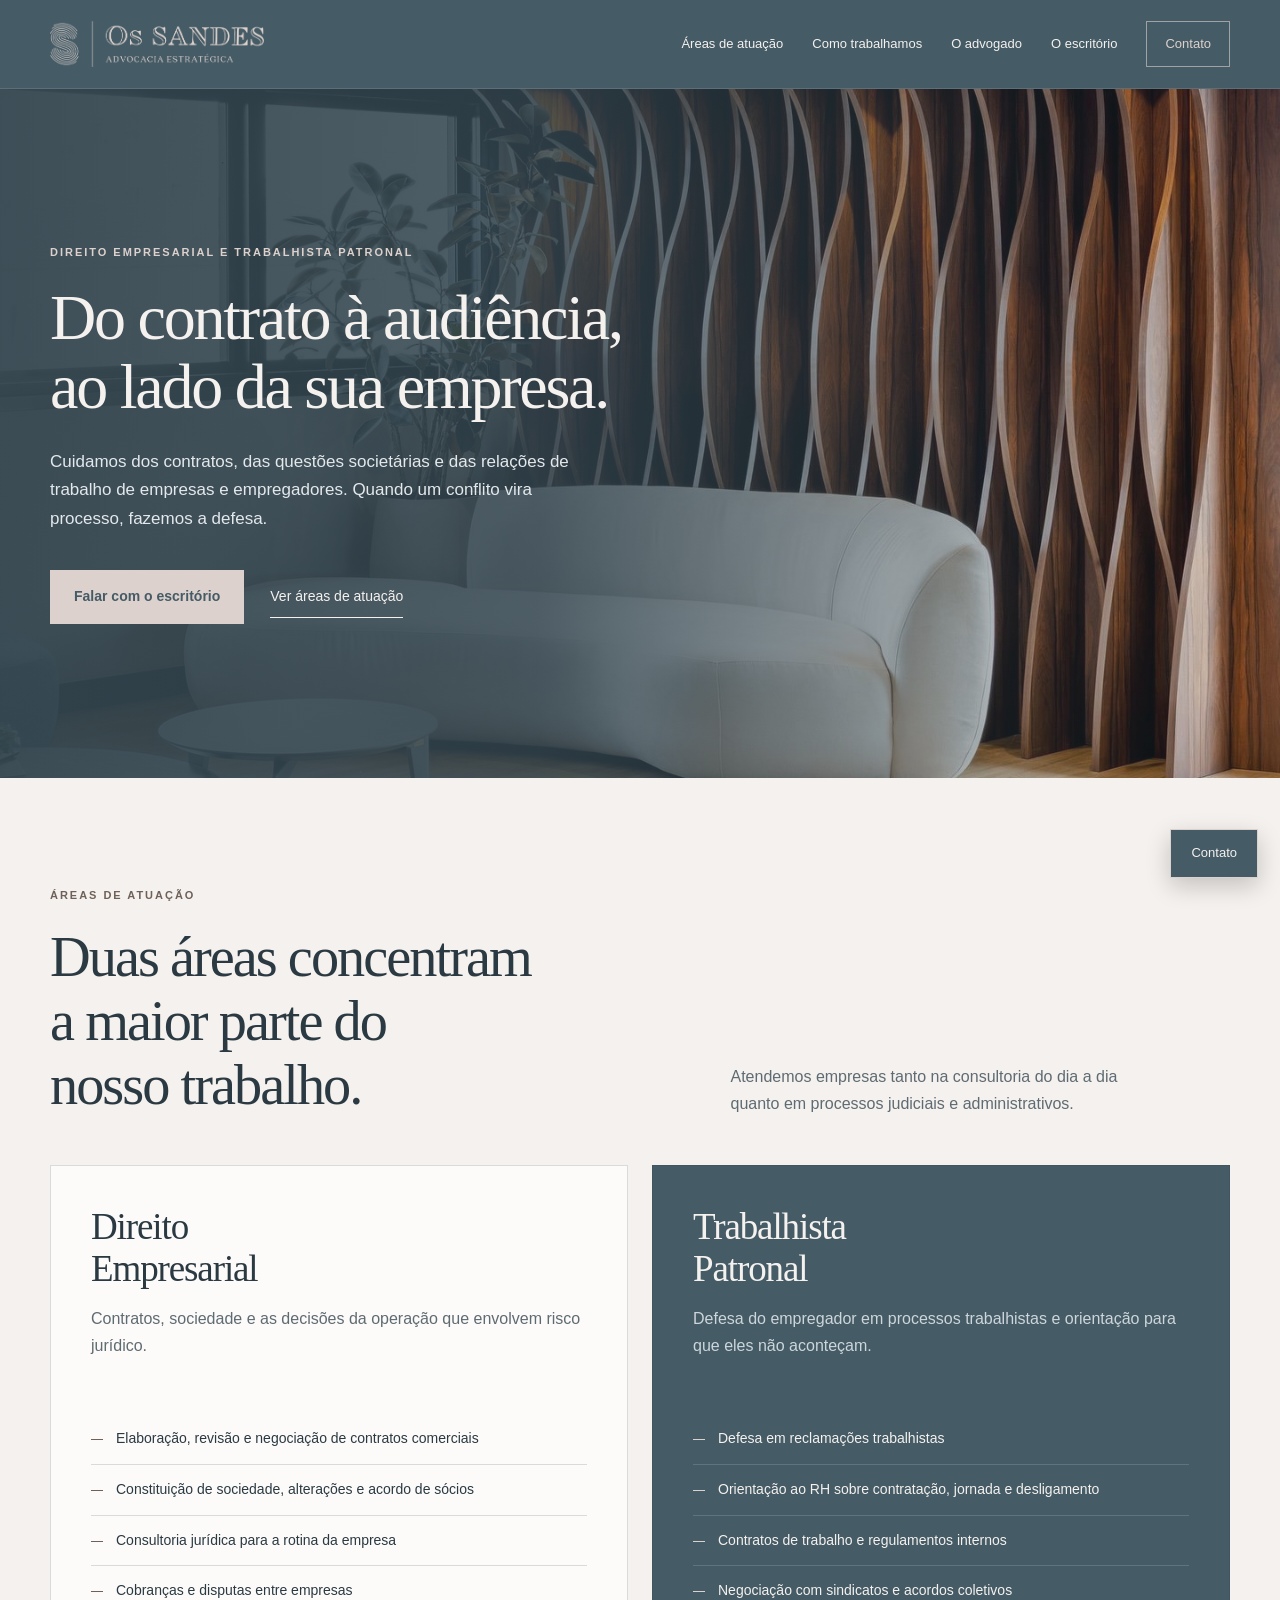
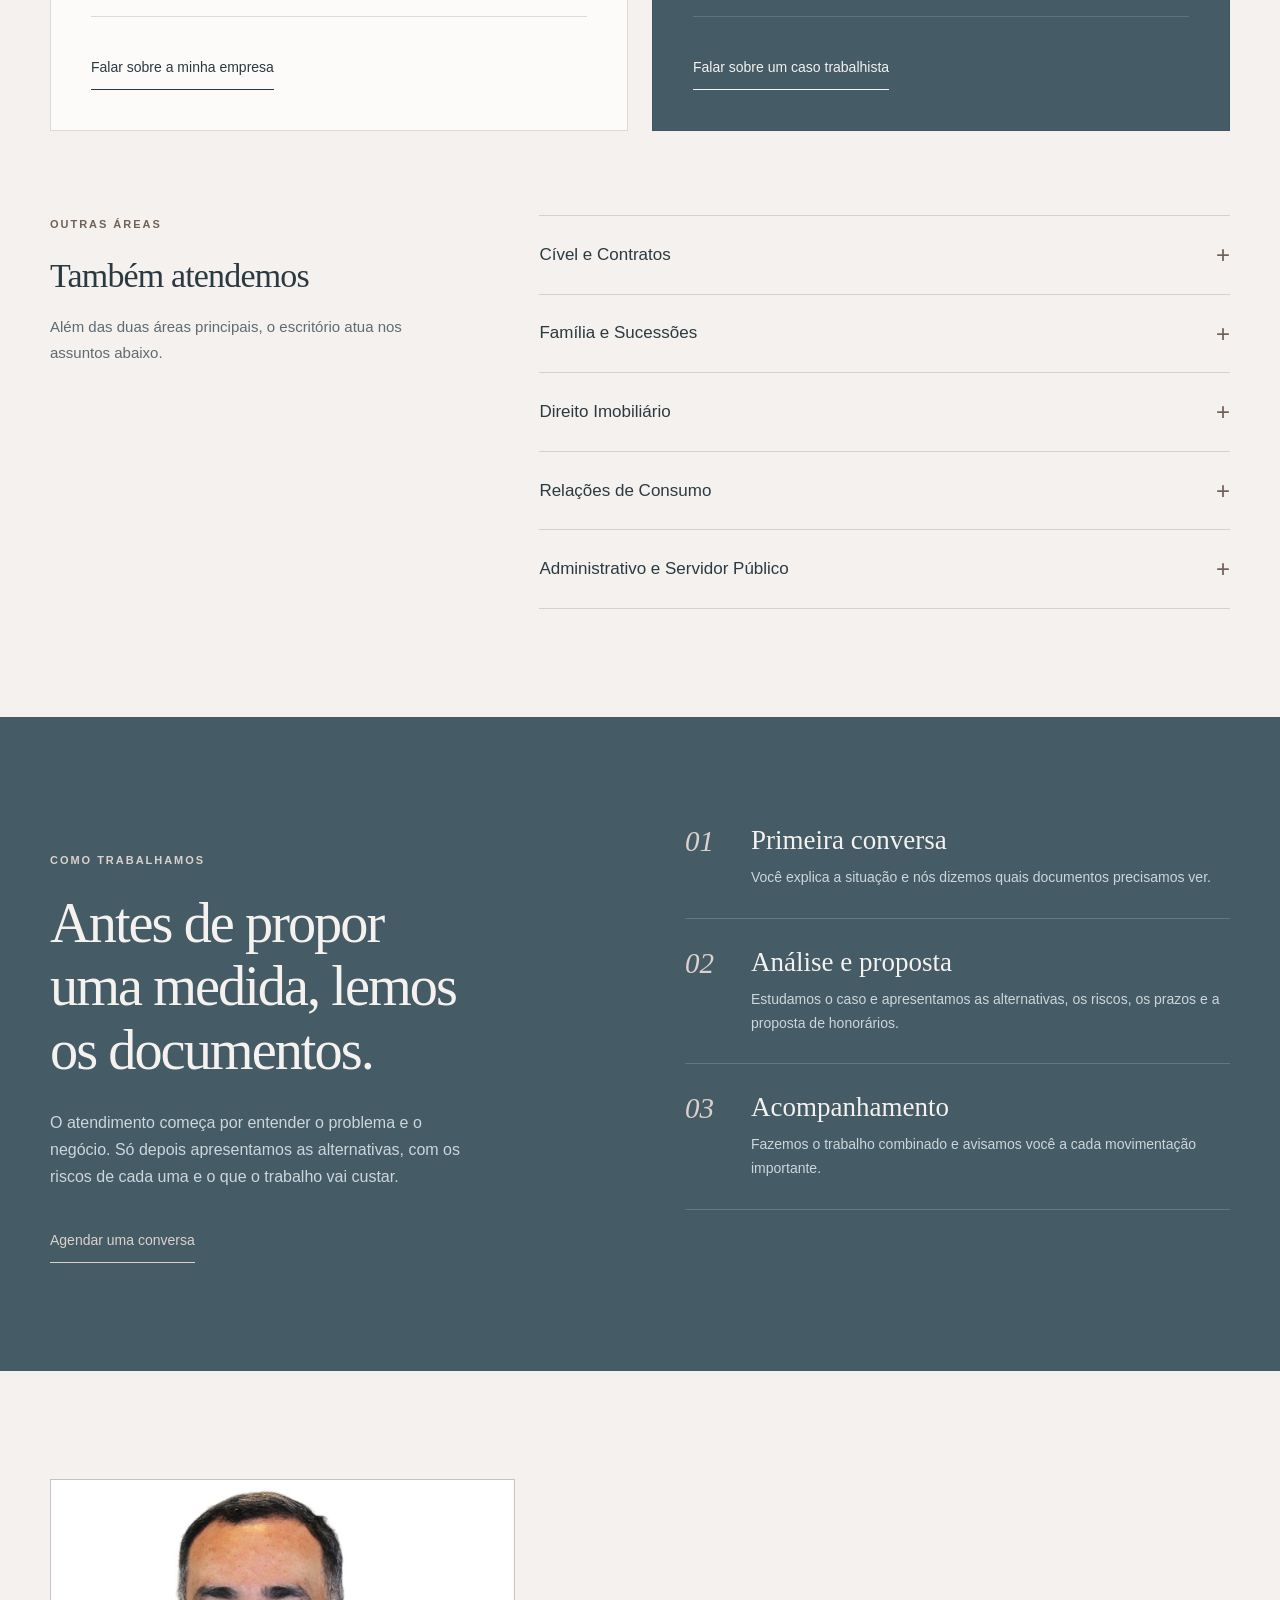
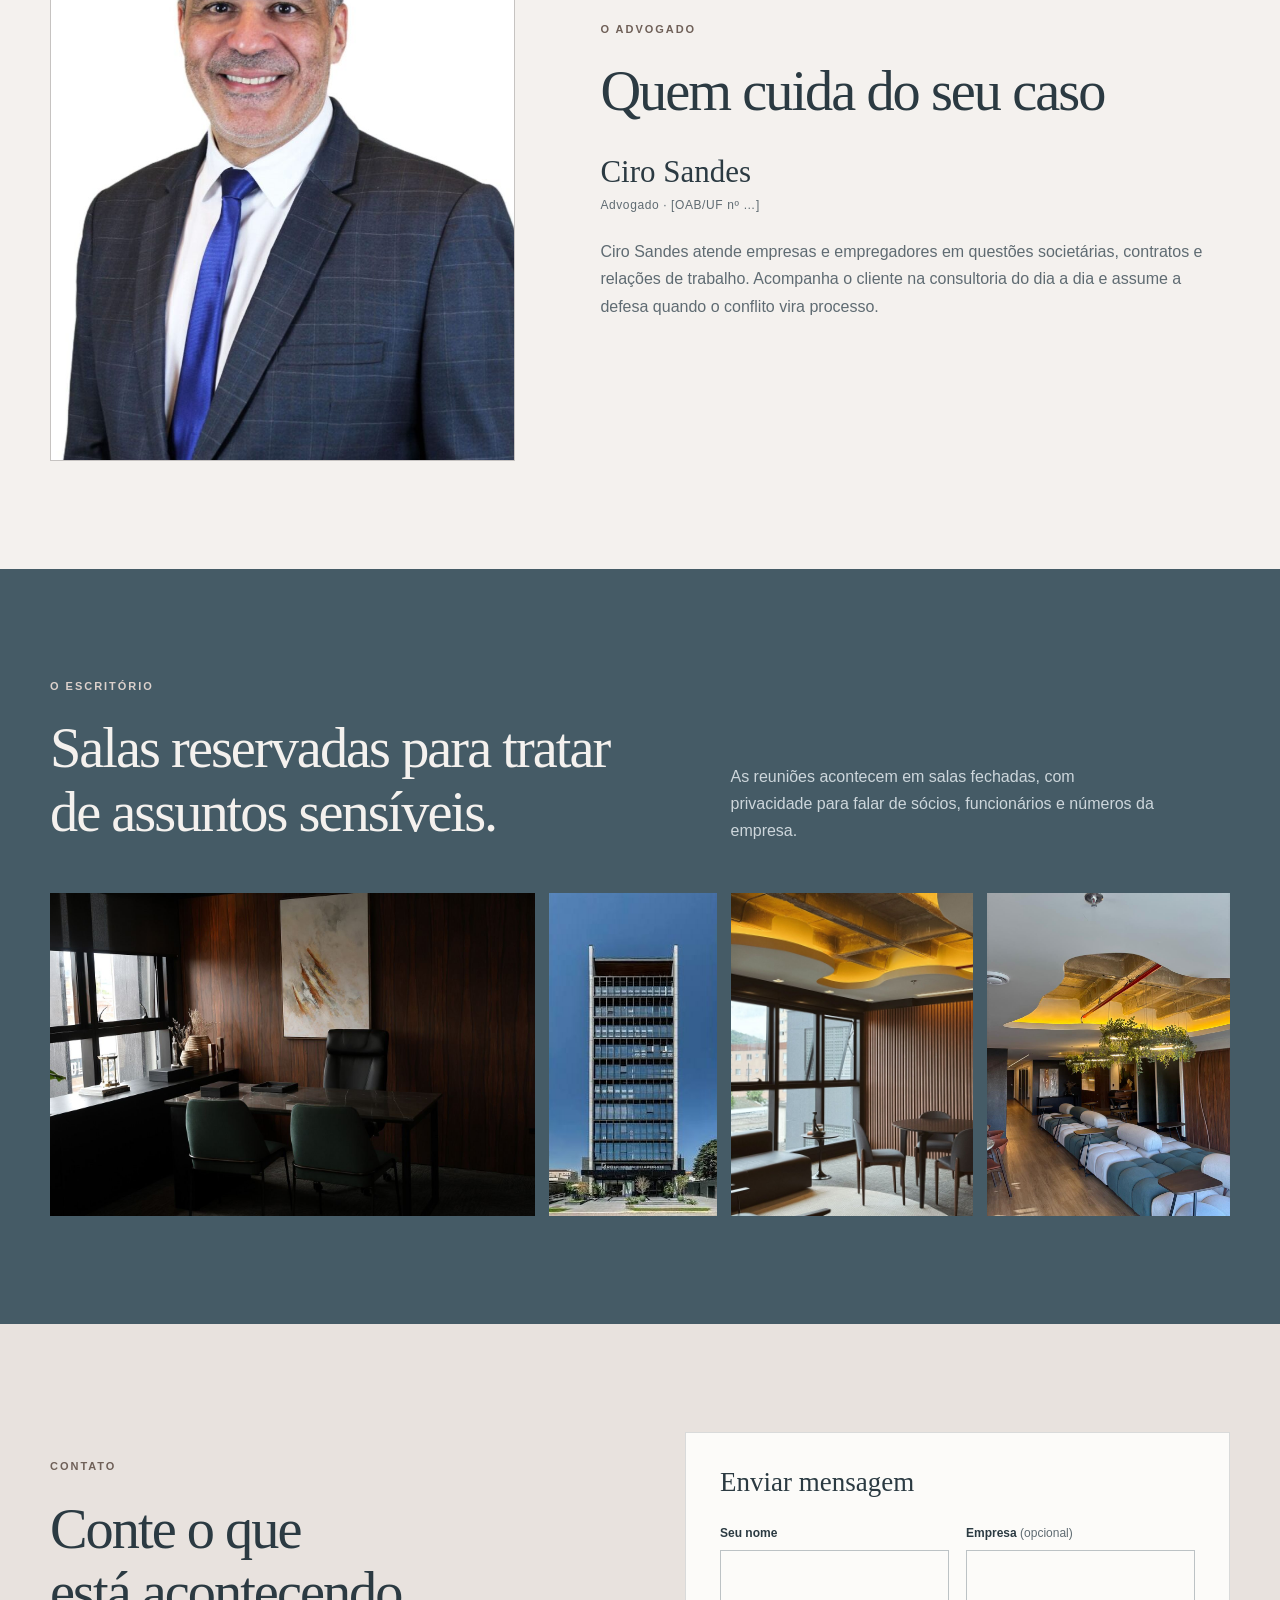
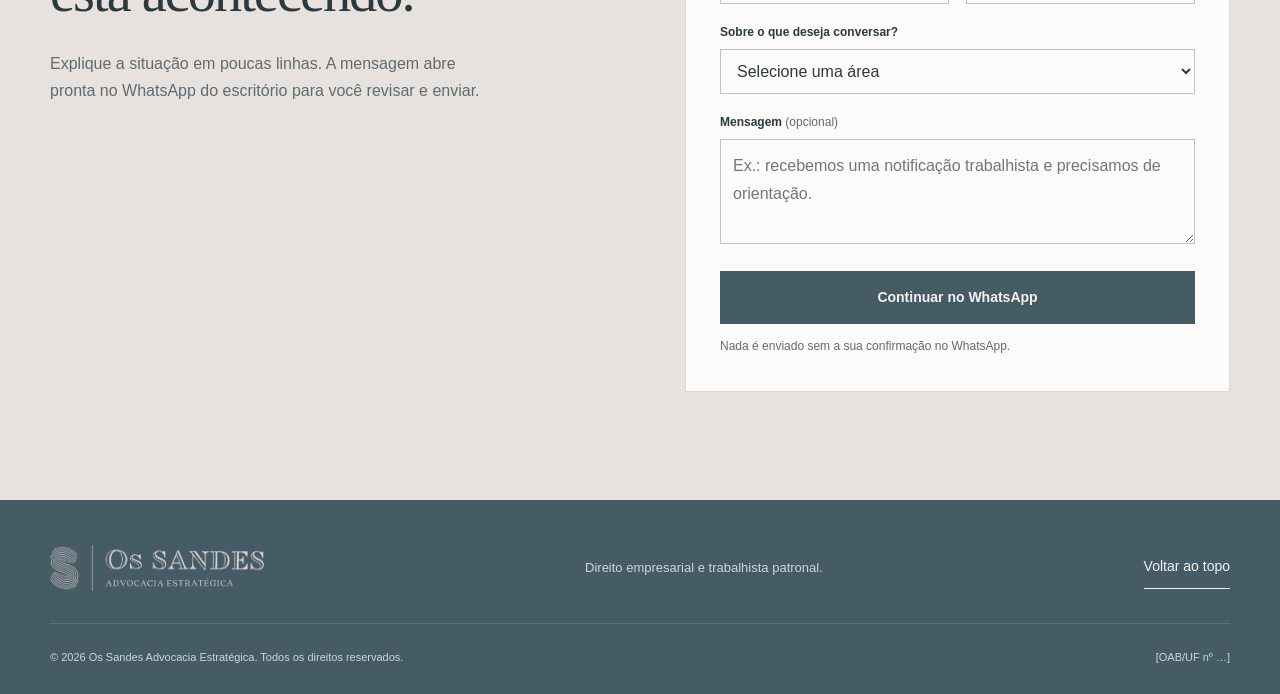
<file: one-page/index.html>
<!DOCTYPE html>
<html lang="pt-BR">
<head>
  <meta charset="UTF-8">
  <meta name="viewport" content="width=device-width, initial-scale=1">
  <meta name="theme-color" content="#455b66">
  <meta name="description" content="Os Sandes Advocacia Estratégica: direito empresarial e trabalhista patronal. Contratos, questões societárias e defesa de empregadores.">
  <title>Os Sandes | Advocacia Estratégica</title>
  <link rel="icon" type="image/png" href="../assets/img/logo/os-sandes-favicon.png">
  <link rel="apple-touch-icon" href="../assets/img/logo/os-sandes-favicon.png">

  <script>
    /*
      PERSONALIZE AQUI

      Preencha os dados profissionais antes de publicar.

      escritorio: nome da marca, usado no título da aba e no rodapé.
      nome: nome do advogado, usado na seção "O advogado".

      WhatsApp: 55 + DDD + número.
      Fotos: informe um caminho como "../assets/img/socio.jpg"
      ou uma URL completa. fotoCapa é o fundo da primeira tela
      (pode ser trocada, por exemplo, por uma foto de Florianópolis).

      Confira também as áreas complementares na seção #outras-areas.
    */
    const CONFIG = {
      escritorio: "Os Sandes",
      nome: "Ciro Sandes",
      iniciais: "CS",
      oab: "[OAB/UF nº …]",

      whatsapp: "",
      telefoneExibido: "",
      email: "",
      endereco: "",

      fotoSocio: "../assets/img/equipe/antonio-ciro-sandes.jpg",
      fotoCapa: "../assets/img/escritorio/recepcao.jpg",

      bio: "Ciro Sandes atende empresas e empregadores em questões societárias, contratos e relações de trabalho. Acompanha o cliente na consultoria do dia a dia e assume a defesa quando o conflito vira processo."
    };
  </script>

  <style>
    /* IDENTIDADE VISUAL — cores extraídas do logotipo Os Sandes */
    :root {
      --ardosia: #455b66;
      --ardosia-clara: #5a707b;
      --ardosia-escura: #33454f;
      --papel: #f4f1ee;
      --branco: #fcfbf9;
      --areia: #dcd1cc;
      --areia-escura: #6f6058;
      --tinta: #2b3a42;
      --cinza: #5f6b72;
      --linha: rgba(43, 58, 66, .17);
      --serif: Georgia, "Times New Roman", serif;
      --sans: Arial, Helvetica, sans-serif;
    }

    *, *::before, *::after { box-sizing: border-box; }
    html { scroll-behavior: smooth; }
    body {
      margin: 0;
      background: var(--papel);
      color: var(--tinta);
      font: 16px/1.7 var(--sans);
      -webkit-font-smoothing: antialiased;
    }
    [hidden] { display: none !important; }
    ::selection { background: var(--areia); color: var(--ardosia); }
    h1, h2, h3, p, figure { margin: 0; }
    h1, h2, h3 { font-weight: 400; }
    a { color: inherit; text-decoration: none; }
    button, input, textarea, select { font: inherit; }
    button, summary { cursor: pointer; }
    img { display: block; max-width: 100%; }
    button { color: inherit; }
    a, button, input, select, textarea, summary {
      -webkit-tap-highlight-color: transparent;
    }
    :focus-visible {
      outline: 3px solid var(--areia-escura);
      outline-offset: 5px;
    }
    .dark :focus-visible { outline-color: var(--areia); }
    section, main { scroll-margin-top: 108px; }
    .shell {
      width: min(1180px, calc(100% - 64px));
      margin-inline: auto;
    }
    .section { padding-block: 108px; }
    .dark { background: var(--ardosia); color: var(--papel); }
    .muted { color: var(--cinza); }
    .dark .muted { color: #cdd6db; }
    .eyebrow {
      display: flex;
      align-items: center;
      gap: 12px;
      margin-bottom: 22px;
      color: var(--areia-escura);
      font-size: 11px;
      font-weight: 700;
      letter-spacing: .18em;
      text-transform: uppercase;
    }
    .dark .eyebrow { color: var(--areia); }
    .heading {
      font: 400 clamp(35px, 4.4vw, 58px)/1.13 var(--serif);
      letter-spacing: -.035em;
      text-wrap: balance;
    }
    .heading em, h1 em {
      color: var(--areia);
      font-weight: 400;
    }
    .section-intro {
      display: grid;
      grid-template-columns: 1.1fr .9fr;
      gap: 70px;
      align-items: end;
      margin-bottom: 48px;
    }
    .section-intro > p { max-width: 430px; }
    .button {
      min-height: 52px;
      display: inline-flex;
      align-items: center;
      justify-content: center;
      gap: 22px;
      padding: 14px 23px;
      border: 1px solid var(--areia);
      background: var(--areia);
      color: var(--ardosia);
      font-size: 14px;
      font-weight: 700;
      transition: background .25s, transform .25s, box-shadow .25s;
    }
    .button:hover {
      background: #e9e1dd;
      transform: translateY(-3px);
      box-shadow: 0 9px 24px rgba(0, 0, 0, .1);
    }
    .button .arrow, .text-link .arrow {
      display: inline-block;
      transition: transform .25s;
    }
    .button:hover .arrow, .text-link:hover .arrow {
      transform: translateX(4px);
    }
    .text-link {
      display: inline-flex;
      align-items: center;
      gap: 20px;
      padding-block: 9px;
      border-bottom: 1px solid currentColor;
      font-size: 14px;
    }
    .skip {
      position: fixed;
      left: 20px;
      top: -100px;
      padding: 12px 18px;
      background: var(--papel);
      color: var(--ardosia);
      z-index: 100;
    }
    .skip:focus { top: 12px; }
    /* CABEÇALHO */
    .header {
      position: sticky;
      top: 0;
      z-index: 50;
      border-bottom: 1px solid rgba(255, 255, 255, .12);
      transition: box-shadow .3s;
    }
    .header.rolado { box-shadow: 0 8px 30px rgba(0, 0, 0, .18); }
    .header-inner {
      min-height: 88px;
      display: flex;
      justify-content: space-between;
      align-items: center;
      gap: 28px;
    }
    .brand {
      display: inline-flex;
      align-items: center;
      gap: 14px;
      flex-shrink: 0;
    }
    .brand-logo {
      width: auto;
      height: 46px;
    }
    .nav { display: flex; align-items: center; gap: 29px; }
    .nav > a {
      position: relative;
      padding-block: 10px;
      font-size: 13px;
    }
    .nav > a:not(.nav-contact)::after {
      content: "";
      position: absolute;
      left: 0;
      right: 0;
      bottom: 3px;
      height: 1px;
      background: var(--areia);
      transform: scaleX(0);
      transform-origin: left;
      transition: transform .25s;
    }
    .nav > a:hover::after { transform: scaleX(1); }
    .nav .nav-contact {
      padding: 11px 18px;
      border: 1px solid rgba(220, 209, 204, .6);
      color: var(--areia);
    }
    .menu-toggle {
      display: none;
      min-width: 48px;
      min-height: 48px;
      border: 1px solid rgba(220, 209, 204, .5);
      background: transparent;
      align-items: center;
      justify-content: center;
      flex-direction: column;
      gap: 6px;
    }
    .menu-toggle span {
      width: 21px;
      height: 1px;
      background: var(--papel);
      transition: transform .25s;
    }
    .menu-toggle[aria-expanded="true"] span:first-child {
      transform: translateY(3.5px) rotate(45deg);
    }
    .menu-toggle[aria-expanded="true"] span:last-child {
      transform: translateY(-3.5px) rotate(-45deg);
    }

    /* PRIMEIRA DOBRA: foto do escritório ao fundo (CONFIG.fotoCapa) */
    .hero {
      position: relative;
      overflow: hidden;
      isolation: isolate;
    }
    .hero-bg {
      position: absolute;
      inset: 0;
      z-index: -2;
      width: 100%;
      height: 100%;
      object-fit: cover;
      object-position: 70% center;
    }
    .hero::before {
      content: "";
      position: absolute;
      inset: 0;
      z-index: -1;
      background: linear-gradient(90deg,
        rgba(51, 69, 79, .95) 0%,
        rgba(51, 69, 79, .86) 42%,
        rgba(51, 69, 79, .38) 78%,
        rgba(51, 69, 79, .2) 100%);
    }
    .hero-content {
      max-width: 660px;
      padding-block: clamp(96px, 12vw, 164px);
    }
    .hero h1 {
      font: 400 clamp(42px, 5vw, 68px)/1.08 var(--serif);
      letter-spacing: -.035em;
      text-wrap: balance;
    }
    .hero-copy {
      max-width: 520px;
      margin-top: 26px;
      color: #e3e8eb;
      font-size: 17px;
    }
    .hero-actions {
      display: flex;
      flex-wrap: wrap;
      align-items: center;
      gap: 26px;
      margin-top: 36px;
    }
    .hero-enter { animation: enter .85s both; }
    .delay-1 { animation-delay: .12s; }
    .delay-2 { animation-delay: .24s; }
    .delay-3 { animation-delay: .36s; }
    .media { position: relative; overflow: hidden; }
    /* opacity, não display: none — imagem lazy oculta nunca carrega */
    .media > img {
      opacity: 0;
      position: absolute;
      inset: 0;
      width: 100%;
      height: 100%;
      object-fit: cover;
      object-position: center;
      z-index: 1;
    }
    .media.com-foto > img { opacity: 1; }
    .media.com-foto .placeholder { visibility: hidden; }

    /* ÁREAS PRIORITÁRIAS */
    .focus-grid {
      display: grid;
      grid-template-columns: repeat(2, minmax(0, 1fr));
      gap: 24px;
    }
    .focus-card {
      position: relative;
      padding: 40px;
      background: var(--branco);
      border: 1px solid var(--linha);
      transition: transform .3s, box-shadow .3s;
    }
    .focus-card:hover {
      transform: translateY(-5px);
      box-shadow: 0 18px 45px rgba(43, 58, 66, .08);
    }
    .focus-card.dark { background: var(--ardosia); }
    .focus-card h3 {
      margin-bottom: 16px;
      font: 37px/1.12 var(--serif);
      letter-spacing: -.03em;
    }
    .focus-card > p { min-height: 85px; }
    .service-list {
      list-style: none;
      margin: 24px 0 30px;
      padding: 0;
    }
    .service-list li {
      position: relative;
      padding: 13px 0 13px 25px;
      border-bottom: 1px solid var(--linha);
      font-size: 14px;
    }
    .service-list li::before {
      content: "";
      width: 12px;
      height: 1px;
      position: absolute;
      left: 0;
      top: 25px;
      background: var(--areia-escura);
    }
    .dark .service-list li {
      border-color: rgba(255, 255, 255, .15);
    }
    .dark .service-list li::before { background: var(--areia); }

    /* ÁREAS COMPLEMENTARES */
    .other-areas {
      display: grid;
      grid-template-columns: .75fr 1.25fr;
      gap: 75px;
      margin-top: 84px;
    }
    .other-areas h3 {
      margin-bottom: 18px;
      font: 34px/1.2 var(--serif);
      letter-spacing: -.025em;
    }
    .other-areas .muted { font-size: 15px; }
    .accordion { border-top: 1px solid var(--linha); }
    details { border-bottom: 1px solid var(--linha); }
    summary {
      display: flex;
      justify-content: space-between;
      align-items: center;
      gap: 24px;
      padding: 22px 0;
      list-style: none;
      font-size: 17px;
      line-height: 1.4;
    }
    summary::-webkit-details-marker { display: none; }
    summary::after {
      content: "+";
      font-size: 24px;
      font-weight: 400;
      color: var(--areia-escura);
      flex-shrink: 0;
      transition: transform .25s;
    }
    details[open] summary::after { transform: rotate(45deg); }
    details p {
      padding: 0 34px 24px 0;
      color: var(--cinza);
      font-size: 14px;
    }
    details[open] p { animation: enter .3s both; }

    /* MÉTODO DE TRABALHO */
    .method-grid {
      display: grid;
      grid-template-columns: 1fr 1fr;
      gap: 90px;
    }
    .method-copy > p {
      max-width: 430px;
      margin-top: 26px;
    }
    .method-copy .text-link { margin-top: 30px; color: var(--areia); }
    .step {
      display: grid;
      grid-template-columns: 44px 1fr;
      gap: 22px;
      padding: 28px 0;
      border-bottom: 1px solid rgba(255, 255, 255, .17);
    }
    .step:first-child { padding-top: 0; }
    .step > span {
      color: var(--areia);
      font: italic 29px var(--serif);
    }
    .step h3 {
      margin-bottom: 10px;
      font: 27px var(--serif);
    }
    .step p { font-size: 14px; }

    /* SÓCIO / ESCRITÓRIO */
    .about-grid {
      display: grid;
      grid-template-columns: .85fr 1.15fr;
      gap: 85px;
      align-items: center;
    }
    .portrait {
      aspect-ratio: 4 / 5;
      background: #e6dfdb;
      border: 1px solid var(--linha);
    }
    .portrait .placeholder {
      position: absolute;
      inset: 22px;
      display: flex;
      justify-content: center;
      align-items: center;
      flex-direction: column;
      border: 1px solid rgba(111, 96, 88, .35);
      background:
        linear-gradient(110deg, transparent 45%, rgba(255,255,255,.35) 45%, transparent 75%);
    }
    .portrait-initials {
      font: clamp(110px, 12vw, 180px)/1 var(--serif);
      letter-spacing: -.09em;
      color: #8a7c74;
      padding-right: .09em;
    }
    .portrait small {
      margin-top: 22px;
      font-size: 10px;
      letter-spacing: .28em;
      text-transform: uppercase;
      color: #6f6058;
    }
    .about-copy .heading { margin-bottom: 30px; }
    .partner-name {
      margin-bottom: 5px;
      font: 31px var(--serif);
    }
    .registration {
      font-size: 12px;
      color: var(--cinza);
      letter-spacing: .05em;
    }
    .bio { margin-top: 23px; }
    /* O ESPAÇO
       Fileiras justificadas: cada foto cresce na proporção da própria
       imagem (--r = largura / altura), então todas as fotos de uma
       fileira ficam com a mesma altura e aparecem inteiras, sem corte. */
    .space-gallery {
      display: grid;
      gap: 14px;
    }
    .space-row {
      display: flex;
      gap: 14px;
    }
    .space-photo {
      position: relative;
      flex: var(--r) 1 0;
      min-width: 0;
      aspect-ratio: var(--r);
      overflow: hidden;
      background: var(--ardosia-escura);
    }
    .space-photo img {
      position: absolute;
      inset: 0;
      width: 100%;
      height: 100%;
      object-fit: cover;
      transition: transform .8s cubic-bezier(.2,.7,.2,1);
    }
    .space-photo:hover img { transform: scale(1.03); }

    /* CONTATO */
    .contact-section { background: #e8e2de; }
    .contact-grid {
      display: grid;
      grid-template-columns: 1fr 1fr;
      gap: 90px;
    }
    .contact-copy > p {
      max-width: 440px;
      margin-top: 25px;
    }
    .contact-list {
      display: grid;
      gap: 19px;
      margin: 32px 0 0;
      padding: 0;
      list-style: none;
    }
    .contact-list small {
      display: block;
      margin-bottom: 3px;
      color: var(--areia-escura);
      font-size: 10px;
      font-weight: 700;
      letter-spacing: .14em;
      text-transform: uppercase;
    }
    .contact-list a { text-decoration: underline; text-underline-offset: 5px; }
    .contact-list a, .contact-list span { overflow-wrap: anywhere; }
    .form {
      padding: 34px;
      background: var(--branco);
      border: 1px solid var(--linha);
    }
    .form h3 {
      margin-bottom: 25px;
      font: 27px var(--serif);
    }
    .form-row {
      display: grid;
      grid-template-columns: repeat(2, minmax(0, 1fr));
      gap: 17px;
    }
    .field { margin-bottom: 18px; }
    .field label {
      display: block;
      margin-bottom: 7px;
      font-size: 12px;
      font-weight: 700;
    }
    .field label span { font-weight: 400; color: var(--cinza); }
    input, select, textarea {
      width: 100%;
      min-width: 0;
      padding: 12px;
      border: 1px solid #bcc2c5;
      border-radius: 0;
      background: transparent;
      color: var(--tinta);
      font-size: 16px;
    }
    textarea { min-height: 105px; resize: vertical; }
    .form .button {
      width: 100%;
      border-color: var(--ardosia);
      background: var(--ardosia);
      color: var(--papel);
    }
    .form .button:hover { background: var(--ardosia-escura); }
    .form-note {
      margin-top: 13px;
      color: var(--cinza);
      font-size: 12px;
      line-height: 1.6;
    }
    .form-status {
      margin-top: 14px;
      font-size: 13px;
      font-weight: 700;
      color: var(--ardosia);
    }
    .form-status:empty { display: none; }

    /* RODAPÉ */
    .footer { padding-block: 45px 28px; }
    .footer-top {
      display: flex;
      align-items: center;
      justify-content: space-between;
      flex-wrap: wrap;
      gap: 25px;
      padding-bottom: 32px;
      border-bottom: 1px solid rgba(255, 255, 255, .14);
    }
    .footer-description {
      max-width: 280px;
      color: #cdd6db;
      font-size: 13px;
    }
    .footer-bottom {
      display: flex;
      justify-content: space-between;
      flex-wrap: wrap;
      gap: 14px;
      padding-top: 24px;
      color: #cdd6db;
      font-size: 11px;
    }
    .floating-contact {
      position: fixed;
      right: 22px;
      bottom: 22px;
      z-index: 35;
      display: inline-flex;
      align-items: center;
      gap: 16px;
      min-height: 49px;
      padding: 12px 20px;
      border: 1px solid var(--areia);
      background: var(--ardosia);
      color: var(--papel);
      box-shadow: 0 8px 25px rgba(0, 0, 0, .2);
      font-size: 13px;
      transition: transform .25s;
    }
    .floating-contact:hover { transform: translateY(-4px); }

    /* ANIMAÇÕES */
    .reveal {
      transition: opacity .7s ease, transform .7s cubic-bezier(.2,.7,.2,1);
    }
    .reveal.aguardando { opacity: 0; transform: translateY(26px); }
    @keyframes enter {
      from { opacity: 0; transform: translateY(22px); }
      to { opacity: 1; transform: translateY(0); }
    }

    /* TABLETS E CELULARES */
    @media (max-width: 1050px) {
      .nav { gap: 18px; }
      .about-grid, .method-grid, .contact-grid { gap: 45px; }
      .focus-card { padding: 30px; }
      .other-areas { gap: 45px; }
    }
    @media (max-width: 860px) {
      .shell { width: min(680px, calc(100% - 40px)); }
      .section { padding-block: 76px; }
      .header-inner { min-height: 78px; flex-wrap: wrap; }
      .brand-logo { height: 40px; }
      .nav {
        width: 100%;
        flex-wrap: wrap;
        padding-bottom: 18px;
      }
      .js .menu-toggle { display: inline-flex; }
      .js .nav {
        display: none;
        position: absolute;
        top: 100%;
        left: 0;
        width: 100%;
        padding: 18px 24px 26px;
        background: var(--ardosia);
        border-bottom: 1px solid var(--areia);
        box-shadow: 0 15px 22px rgba(0,0,0,.15);
      }
      .js .nav.aberto {
        display: flex;
        align-items: stretch;
        flex-direction: column;
        gap: 7px;
      }
      .js .nav > a { padding: 12px; }
      .hero::before {
        background: linear-gradient(180deg,
          rgba(51, 69, 79, .5) 0%,
          rgba(51, 69, 79, .82) 45%,
          rgba(51, 69, 79, .94) 100%);
      }
      .hero-content { padding-block: 72px 80px; }
      .hero h1 { font-size: clamp(40px, 7vw, 58px); }
      .section-intro, .method-grid,
      .about-grid, .contact-grid {
        grid-template-columns: 1fr;
      }
      .section-intro { gap: 22px; margin-bottom: 35px; }
      .section-intro > p { max-width: 560px; }
      .focus-card h3 { font-size: 30px; }
      .focus-card > p { min-height: 0; font-size: 14px; }
      .focus-card { padding: 26px; }
      .service-list li { font-size: 13px; }
      .other-areas { grid-template-columns: 1fr; gap: 25px; margin-top: 58px; }
      .portrait { max-width: 420px; width: 100%; }
      .method-copy > p, .contact-copy > p { max-width: 560px; }
    }
    @media (max-width: 560px) {
      .shell { width: calc(100% - 36px); }
      .section { padding-block: 60px; }
      .hero-content { padding-block: 120px 64px; }
      .hero h1 { font-size: clamp(36px, 10.5vw, 50px); }
      .hero .eyebrow { font-size: 10px; letter-spacing: .12em; }
      .hero-copy { font-size: 16px; }
      .hero-actions { gap: 18px; }
      .focus-grid, .form-row { grid-template-columns: 1fr; }
      .focus-card { padding: 29px 25px; }
      .focus-card h3 { font-size: 35px; }
      .focus-card > p { font-size: 15px; }
      .service-list li { font-size: 14px; }
      .form { padding: 25px 20px; }
      .about-grid, .contact-grid, .method-grid { gap: 37px; }
      .footer { padding-bottom: 90px; }
      .footer-top { align-items: flex-start; flex-direction: column; }
      .floating-contact { right: 15px; bottom: 15px; }
      .space-gallery {
        grid-template-columns: repeat(2, minmax(0, 1fr));
        gap: 10px;
      }
      .space-row { display: contents; }
      .space-photo { aspect-ratio: 3 / 5; }
      .space-atendimento { grid-column: 1 / -1; aspect-ratio: 3 / 2; }
      .space-convivencia { grid-column: 1 / -1; aspect-ratio: 4 / 5; }
      .space-convivencia img { object-position: center 65%; }
    }
    @media (prefers-reduced-motion: reduce) {
      html { scroll-behavior: auto; }
      *, *::before, *::after {
        animation: none !important;
        transition: none !important;
      }
      .reveal.aguardando { opacity: 1; transform: none; }
    }
    @media print {
      .header, .floating-contact, .form { display: none !important; }
      .section { padding-block: 30px; }
      .reveal.aguardando { opacity: 1; transform: none; }
      .dark { background: white; color: black; }
      .dark .muted { color: #333; }
      .about-grid, .contact-grid { grid-template-columns: 1fr; }
      .hero-bg, .hero::before { display: none; }
    }
  </style>
</head>

<body>
  <a class="skip" href="#conteudo">Pular para o conteúdo</a>

  <header class="header dark" id="cabecalho">
    <div class="shell header-inner">
      <a class="brand" href="#inicio">
        <img class="brand-logo"
          src="../assets/img/logo/os-sandes-logo-claro.png"
          alt="Os Sandes Advocacia Estratégica — página inicial"
          width="950" height="204">
      </a>

      <button
        class="menu-toggle"
        id="menu-toggle"
        type="button"
        aria-label="Abrir menu"
        aria-controls="menu"
        aria-expanded="false">
        <span></span>
        <span></span>
      </button>

      <nav class="nav" id="menu" aria-label="Navegação principal">
        <a href="#atuacao">Áreas de atuação</a>
        <a href="#abordagem">Como trabalhamos</a>
        <a href="#advogado">O advogado</a>
        <a href="#escritorio">O escritório</a>
        <a href="#contato" class="nav-contact">Contato</a>
      </nav>
    </div>
  </header>

  <main id="conteudo">
    <section class="hero dark" id="inicio" aria-labelledby="titulo-principal">
      <img class="hero-bg" id="foto-capa"
        src="../assets/img/escritorio/recepcao.jpg" alt=""
        width="1440" height="1080" fetchpriority="high">

      <div class="shell">
        <div class="hero-content">
          <p class="eyebrow hero-enter">
            Direito empresarial e trabalhista patronal
          </p>

          <h1 class="hero-enter delay-1" id="titulo-principal">
            Do contrato à audiência, ao lado da sua empresa.
          </h1>

          <p class="hero-copy hero-enter delay-2">
            Cuidamos dos contratos, das questões societárias e das
            relações de trabalho de empresas e empregadores. Quando
            um conflito vira processo, fazemos a defesa.
          </p>

          <div class="hero-actions hero-enter delay-3">
            <a class="button" href="#contato">Falar com o escritório</a>
            <a class="text-link" href="#atuacao">Ver áreas de atuação</a>
          </div>
        </div>
      </div>
    </section>

    <section class="section" id="atuacao" aria-labelledby="titulo-atuacao">
      <div class="shell">
        <div class="section-intro reveal">
          <div>
            <p class="eyebrow">Áreas de atuação</p>
            <h2 class="heading" id="titulo-atuacao">
              Duas áreas concentram a maior parte do nosso trabalho.
            </h2>
          </div>
          <p class="muted">
            Atendemos empresas tanto na consultoria do dia a dia
            quanto em processos judiciais e administrativos.
          </p>
        </div>

        <div class="focus-grid">
          <article class="focus-card reveal" aria-labelledby="empresarial">
            <h3 id="empresarial">Direito<br>Empresarial</h3>
            <p class="muted">
              Contratos, sociedade e as decisões da operação
              que envolvem risco jurídico.
            </p>

            <ul class="service-list">
              <li>Elaboração, revisão e negociação de contratos comerciais</li>
              <li>Constituição de sociedade, alterações e acordo de sócios</li>
              <li>Consultoria jurídica para a rotina da empresa</li>
              <li>Cobranças e disputas entre empresas</li>
            </ul>

            <a class="text-link" href="#contato">Falar sobre a minha empresa</a>
          </article>

          <article class="focus-card dark reveal" aria-labelledby="trabalhista">
            <h3 id="trabalhista">Trabalhista<br>Patronal</h3>
            <p class="muted">
              Defesa do empregador em processos trabalhistas e
              orientação para que eles não aconteçam.
            </p>

            <ul class="service-list">
              <li>Defesa em reclamações trabalhistas</li>
              <li>Orientação ao RH sobre contratação, jornada e desligamento</li>
              <li>Contratos de trabalho e regulamentos internos</li>
              <li>Negociação com sindicatos e acordos coletivos</li>
            </ul>

            <a class="text-link" href="#contato">Falar sobre um caso trabalhista</a>
          </article>
        </div>

        <!--
          ÁREAS COMPLEMENTARES PROVISÓRIAS.
          Confirme e ajuste esta lista antes de publicar.
          As descrições abaixo são sugestões de texto institucional.
        -->
        <div class="other-areas" id="outras-areas">
          <div class="reveal">
            <p class="eyebrow">Outras áreas</p>
            <h3>Também atendemos</h3>
            <p class="muted">
              Além das duas áreas principais, o escritório
              atua nos assuntos abaixo.
            </p>
          </div>

          <div class="accordion reveal">
            <details>
              <summary>Cível e Contratos</summary>
              <p>
                Contratos, cobranças, responsabilidade civil
                e indenizações por danos materiais e morais.
              </p>
            </details>

            <details>
              <summary>Família e Sucessões</summary>
              <p>
                Divórcio judicial e em cartório, pensão alimentícia,
                inventário e partilha de bens.
              </p>
            </details>

            <details>
              <summary>Direito Imobiliário</summary>
              <p>
                Compra e venda, locação, regularização de imóveis
                e usucapião.
              </p>
            </details>

            <details>
              <summary>Relações de Consumo</summary>
              <p>
                Conflitos de consumo, cobranças indevidas e defeitos
                em produtos ou serviços.
              </p>
            </details>

            <details>
              <summary>Administrativo e Servidor Público</summary>
              <p>
                Licitações, processos administrativos e direitos
                de servidores públicos.
              </p>
            </details>
          </div>
        </div>
      </div>
    </section>

    <section class="section dark" id="abordagem" aria-labelledby="titulo-abordagem">
      <div class="shell method-grid">
        <div class="method-copy reveal">
          <p class="eyebrow">Como trabalhamos</p>
          <h2 class="heading" id="titulo-abordagem">
            Antes de propor uma medida, lemos os documentos.
          </h2>
          <p class="muted">
            O atendimento começa por entender o problema e o negócio.
            Só depois apresentamos as alternativas, com os riscos de
            cada uma e o que o trabalho vai custar.
          </p>
          <a class="text-link" href="#contato">Agendar uma conversa</a>
        </div>

        <div>
          <article class="step reveal">
            <span aria-hidden="true">01</span>
            <div>
              <h3>Primeira conversa</h3>
              <p class="muted">
                Você explica a situação e nós dizemos quais
                documentos precisamos ver.
              </p>
            </div>
          </article>

          <article class="step reveal">
            <span aria-hidden="true">02</span>
            <div>
              <h3>Análise e proposta</h3>
              <p class="muted">
                Estudamos o caso e apresentamos as alternativas,
                os riscos, os prazos e a proposta de honorários.
              </p>
            </div>
          </article>

          <article class="step reveal">
            <span aria-hidden="true">03</span>
            <div>
              <h3>Acompanhamento</h3>
              <p class="muted">
                Fazemos o trabalho combinado e avisamos você
                a cada movimentação importante.
              </p>
            </div>
          </article>
        </div>
      </div>
    </section>

    <section class="section" id="advogado" aria-labelledby="titulo-advogado">
      <div class="shell about-grid">
        <!-- A foto do sócio substitui automaticamente o monograma. -->
        <div class="portrait media reveal" id="foto-socio">
          <div class="placeholder" aria-hidden="true">
            <span class="portrait-initials" data-iniciais>CS</span>
            <small>Advocacia</small>
          </div>
        </div>

        <div class="about-copy reveal">
          <p class="eyebrow">O advogado</p>
          <h2 class="heading" id="titulo-advogado">
            Quem cuida do seu caso
          </h2>

          <h3 class="partner-name" data-nome>Ciro Sandes</h3>
          <p class="registration">
            Advogado · <span data-oab>[OAB/UF nº …]</span>
          </p>

          <p class="bio muted" id="bio">
            Ciro Sandes atende empresas e empregadores em questões
            societárias, contratos e relações de trabalho. Acompanha
            o cliente na consultoria do dia a dia e assume a defesa
            quando o conflito vira processo.
          </p>
        </div>
      </div>
    </section>

    <section class="section dark" id="escritorio" aria-labelledby="titulo-escritorio">
      <div class="shell">
        <div class="section-intro reveal">
          <div>
            <p class="eyebrow">O escritório</p>
            <h2 class="heading" id="titulo-escritorio">
              Salas reservadas para tratar de assuntos sensíveis.
            </h2>
          </div>
          <p class="muted">
            As reuniões acontecem em salas fechadas, com privacidade
            para falar de sócios, funcionários e números da empresa.
          </p>
        </div>

        <div class="space-gallery reveal">
          <div class="space-row">
            <figure class="space-photo space-atendimento" style="--r: 1.5">
              <img src="../assets/img/escritorio/sala-atendimento.jpg"
                alt="Sala de atendimento com mesa de mármore, poltronas verdes e parede de madeira"
                width="1440" height="960" loading="lazy" decoding="async">
            </figure>
            <figure class="space-photo space-fachada" style="--r: .517">
              <img src="../assets/img/escritorio/fachada.jpg"
                alt="Fachada envidraçada do edifício onde fica o escritório"
                width="259" height="501" loading="lazy" decoding="async">
            </figure>
            <figure class="space-photo space-reunioes" style="--r: .75">
              <img src="../assets/img/escritorio/sala-reunioes.jpg"
                alt="Sala de reuniões com mesa redonda, painel ripado de madeira e janelas amplas"
                width="1080" height="1440" loading="lazy" decoding="async">
            </figure>
            <figure class="space-photo space-convivencia" style="--r: .75">
              <img src="../assets/img/escritorio/convivencia.jpg"
                alt="Área de convivência com sofá longo em branco e verde e luminárias com folhagens"
                width="960" height="1280" loading="lazy" decoding="async">
            </figure>
          </div>
        </div>
      </div>
    </section>

    <section class="section contact-section" id="contato" aria-labelledby="titulo-contato">
      <div class="shell contact-grid">
        <div class="contact-copy reveal">
          <p class="eyebrow">Contato</p>
          <h2 class="heading" id="titulo-contato">
            Conte o que está acontecendo.
          </h2>
          <p class="muted">
            Explique a situação em poucas linhas. A mensagem abre
            pronta no WhatsApp do escritório para você revisar
            e enviar.
          </p>

          <ul class="contact-list">
            <li id="telefone-item" hidden>
              <small>Telefone</small>
              <a id="telefone-link"></a>
            </li>
            <li id="email-item" hidden>
              <small>E-mail</small>
              <a id="email-link"></a>
            </li>
            <li id="endereco-item" hidden>
              <small>Endereço</small>
              <span id="endereco"></span>
            </li>
          </ul>
        </div>

        <div class="reveal">
          <!--
            O formulário não usa servidor nem armazena informações.
            Ele prepara uma mensagem para envio pelo próprio visitante
            no WhatsApp configurado acima.

            Oculto até o JavaScript conectar o comportamento,
            evitando envio acidental por GET se o script falhar.
          -->
          <form class="form" id="form-contato" hidden>
            <h3>Enviar mensagem</h3>

            <div class="form-row">
              <div class="field">
                <label for="nome">Seu nome</label>
                <input
                  id="nome"
                  name="nome"
                  type="text"
                  autocomplete="name"
                  maxlength="100"
                  required>
              </div>

              <div class="field">
                <label for="empresa">Empresa <span>(opcional)</span></label>
                <input
                  id="empresa"
                  name="empresa"
                  type="text"
                  autocomplete="organization"
                  maxlength="120">
              </div>
            </div>

            <div class="field">
              <label for="assunto">Sobre o que deseja conversar?</label>
              <select id="assunto" name="assunto" required>
                <option value="" selected disabled>Selecione uma área</option>
                <option>Direito Empresarial</option>
                <option>Trabalhista Patronal</option>
                <option>Cível e Contratos</option>
                <option>Família e Sucessões</option>
                <option>Direito Imobiliário</option>
                <option>Relações de Consumo</option>
                <option>Administrativo e Servidor Público</option>
                <option>Outro assunto</option>
              </select>
            </div>

            <div class="field">
              <label for="mensagem">Mensagem <span>(opcional)</span></label>
              <textarea
                id="mensagem"
                name="mensagem"
                maxlength="1200"
                placeholder="Ex.: recebemos uma notificação trabalhista e precisamos de orientação."></textarea>
            </div>

            <button class="button" type="submit">Continuar no WhatsApp</button>

            <p class="form-note">
              Nada é enviado sem a sua confirmação no WhatsApp.
            </p>

            <p class="form-status" id="form-status" role="status" aria-live="polite"></p>
          </form>

          <noscript>
            <p>Ative o JavaScript do navegador para usar o formulário de contato.</p>
          </noscript>
        </div>
      </div>
    </section>
  </main>

  <footer class="footer dark">
    <div class="shell">
      <div class="footer-top">
        <a class="brand" href="#inicio">
          <img class="brand-logo"
            src="../assets/img/logo/os-sandes-logo-claro.png"
            alt="Os Sandes Advocacia Estratégica — voltar ao início"
            width="950" height="204" loading="lazy">
        </a>

        <p class="footer-description">
          Direito empresarial e trabalhista patronal.
        </p>

        <a class="text-link" href="#inicio">
          Voltar ao topo
        </a>
      </div>

      <div class="footer-bottom">
        <span>
          © <span id="ano">2026</span>
          <span data-escritorio>Os Sandes</span> Advocacia Estratégica.
          Todos os direitos reservados.
        </span>
        <span data-oab>[OAB/UF nº …]</span>
      </div>
    </div>
  </footer>

  <a
    class="floating-contact"
    id="contato-flutuante"
    href="#contato"
    aria-label="Falar com o escritório">
    Contato
  </a>

  <script>
    "use strict";

    const $ = (selector) => document.querySelector(selector);
    const phone = String(CONFIG.whatsapp || "").replace(/\D/g, "");
    const validPhone = /^55\d{10,11}$/.test(phone);

    /* IDENTIDADE E CONTATOS */
    document.title = CONFIG.escritorio + " | Advocacia Estratégica";

    document.querySelectorAll("[data-escritorio]").forEach(el => {
      el.textContent = CONFIG.escritorio;
    });
    document.querySelectorAll("[data-nome]").forEach(el => {
      el.textContent = CONFIG.nome;
    });
    document.querySelectorAll("[data-iniciais]").forEach(el => {
      el.textContent = CONFIG.iniciais;
    });
    document.querySelectorAll("[data-oab]").forEach(el => {
      el.textContent = CONFIG.oab;
    });

    $("#ano").textContent = new Date().getFullYear();
    $("#bio").textContent = CONFIG.bio;

    if (validPhone) {
      $("#telefone-item").hidden = false;
      $("#telefone-link").textContent =
        CONFIG.telefoneExibido || "+" + phone;
      $("#telefone-link").href = "tel:+" + phone;

      $("#contato-flutuante").href = "https://wa.me/" + phone;
      $("#contato-flutuante").target = "_blank";
      $("#contato-flutuante").rel = "noopener noreferrer";
    }

    if (CONFIG.email) {
      $("#email-item").hidden = false;
      $("#email-link").textContent = CONFIG.email;
      $("#email-link").href = "mailto:" + CONFIG.email;
    }

    if (CONFIG.endereco) {
      $("#endereco-item").hidden = false;
      $("#endereco").textContent = CONFIG.endereco;
    }

    /* CAPA: se a foto não carregar, fica o fundo ardósia. */
    const capa = $("#foto-capa");
    capa.addEventListener("error", () => capa.remove());
    if (CONFIG.fotoCapa) {
      if (capa.getAttribute("src") !== CONFIG.fotoCapa) capa.src = CONFIG.fotoCapa;
    } else {
      capa.remove();
    }

    /* FOTOS: mantém o monograma se a imagem não carregar. */
    [
      {
        selector: "#foto-socio",
        src: CONFIG.fotoSocio,
        alt: CONFIG.nome + ", advogado",
        eager: false
      }
    ].forEach(({ selector, src, alt, eager }) => {
      if (!src) return;

      const container = $(selector);
      const img = document.createElement("img");

      img.alt = alt;
      img.loading = eager ? "eager" : "lazy";
      img.decoding = "async";

      img.addEventListener("load", () => {
        container.classList.add("com-foto");
      });

      img.addEventListener("error", () => {
        img.remove();
        container.classList.remove("com-foto");
      });

      container.append(img);
      img.src = src;
    });

    /* MENU MOBILE */
    const toggle = $("#menu-toggle");
    const menu = $("#menu");

    function closeMenu(restoreFocus = false) {
      menu.classList.remove("aberto");
      toggle.setAttribute("aria-expanded", "false");
      toggle.setAttribute("aria-label", "Abrir menu");
      if (restoreFocus) toggle.focus();
    }

    toggle.addEventListener("click", () => {
      const open = menu.classList.toggle("aberto");
      toggle.setAttribute("aria-expanded", String(open));
      toggle.setAttribute("aria-label", open ? "Fechar menu" : "Abrir menu");
    });

    menu.querySelectorAll("a").forEach(link => {
      link.addEventListener("click", () => closeMenu());
    });

    document.addEventListener("keydown", event => {
      if (event.key === "Escape" && menu.classList.contains("aberto")) {
        closeMenu(true);
      }
    });

    document.addEventListener("click", event => {
      if (!$("#cabecalho").contains(event.target)) closeMenu();
    });

    window.addEventListener("resize", () => {
      if (window.innerWidth > 860) closeMenu();
    });

    document.documentElement.classList.add("js");

    /* ENTRADA DOS ELEMENTOS DURANTE A ROLAGEM */
    const motion = window.matchMedia("(prefers-reduced-motion: reduce)");
    const reveals = [...document.querySelectorAll(".reveal")];

    if (!motion.matches && "IntersectionObserver" in window) {
      try {
        const observer = new IntersectionObserver(entries => {
          entries.forEach(entry => {
            if (entry.isIntersecting) {
              entry.target.classList.remove("aguardando");
              observer.unobserve(entry.target);
            }
          });
        }, { threshold: 0.08 });

        reveals.forEach(el => {
          el.classList.add("aguardando");
          observer.observe(el);
        });

        motion.addEventListener("change", event => {
          if (event.matches) {
            reveals.forEach(el => el.classList.remove("aguardando"));
            observer.disconnect();
          }
        });
      } catch (_) {
        reveals.forEach(el => el.classList.remove("aguardando"));
      }
    }

    /* SOMBRA DO CABEÇALHO */
    let framePending = false;

    function updateScroll() {
      $("#cabecalho").classList.toggle("rolado", window.scrollY > 16);
      framePending = false;
    }

    window.addEventListener("scroll", () => {
      if (!framePending) {
        framePending = true;
        window.requestAnimationFrame(updateScroll);
      }
    }, { passive: true });

    window.addEventListener("resize", updateScroll);
    updateScroll();

    /* CONTATO PELO WHATSAPP */
    $("#form-contato").addEventListener("submit", event => {
      event.preventDefault();

      const status = $("#form-status");

      if (!validPhone) {
        status.textContent =
          "O canal de WhatsApp ainda não está disponível. " +
          "Tente um dos outros contatos, se informado.";
        return;
      }

      const data = new FormData(event.currentTarget);
      const nome = String(data.get("nome") || "").trim();

      if (!nome) {
        status.textContent = "Informe seu nome para continuar.";
        $("#nome").focus();
        return;
      }

      const empresa = String(data.get("empresa") || "").trim();
      const assunto = String(data.get("assunto") || "").trim();
      const mensagem = String(data.get("mensagem") || "").trim();

      const text = [
        "Olá! Meu nome é " + nome + ".",
        empresa ? "Empresa: " + empresa : "",
        "Assunto: " + assunto,
        mensagem ? "Mensagem: " + mensagem : ""
      ].filter(Boolean).join("\n");

      const url =
        "https://wa.me/" + phone + "?text=" + encodeURIComponent(text);

      status.textContent =
        "Revise e envie sua mensagem na conversa do WhatsApp. " +
        "Nada foi enviado automaticamente.";

      window.location.assign(url);
    });

    $("#form-contato").hidden = false;
  </script>
</body>
</html>
</file>
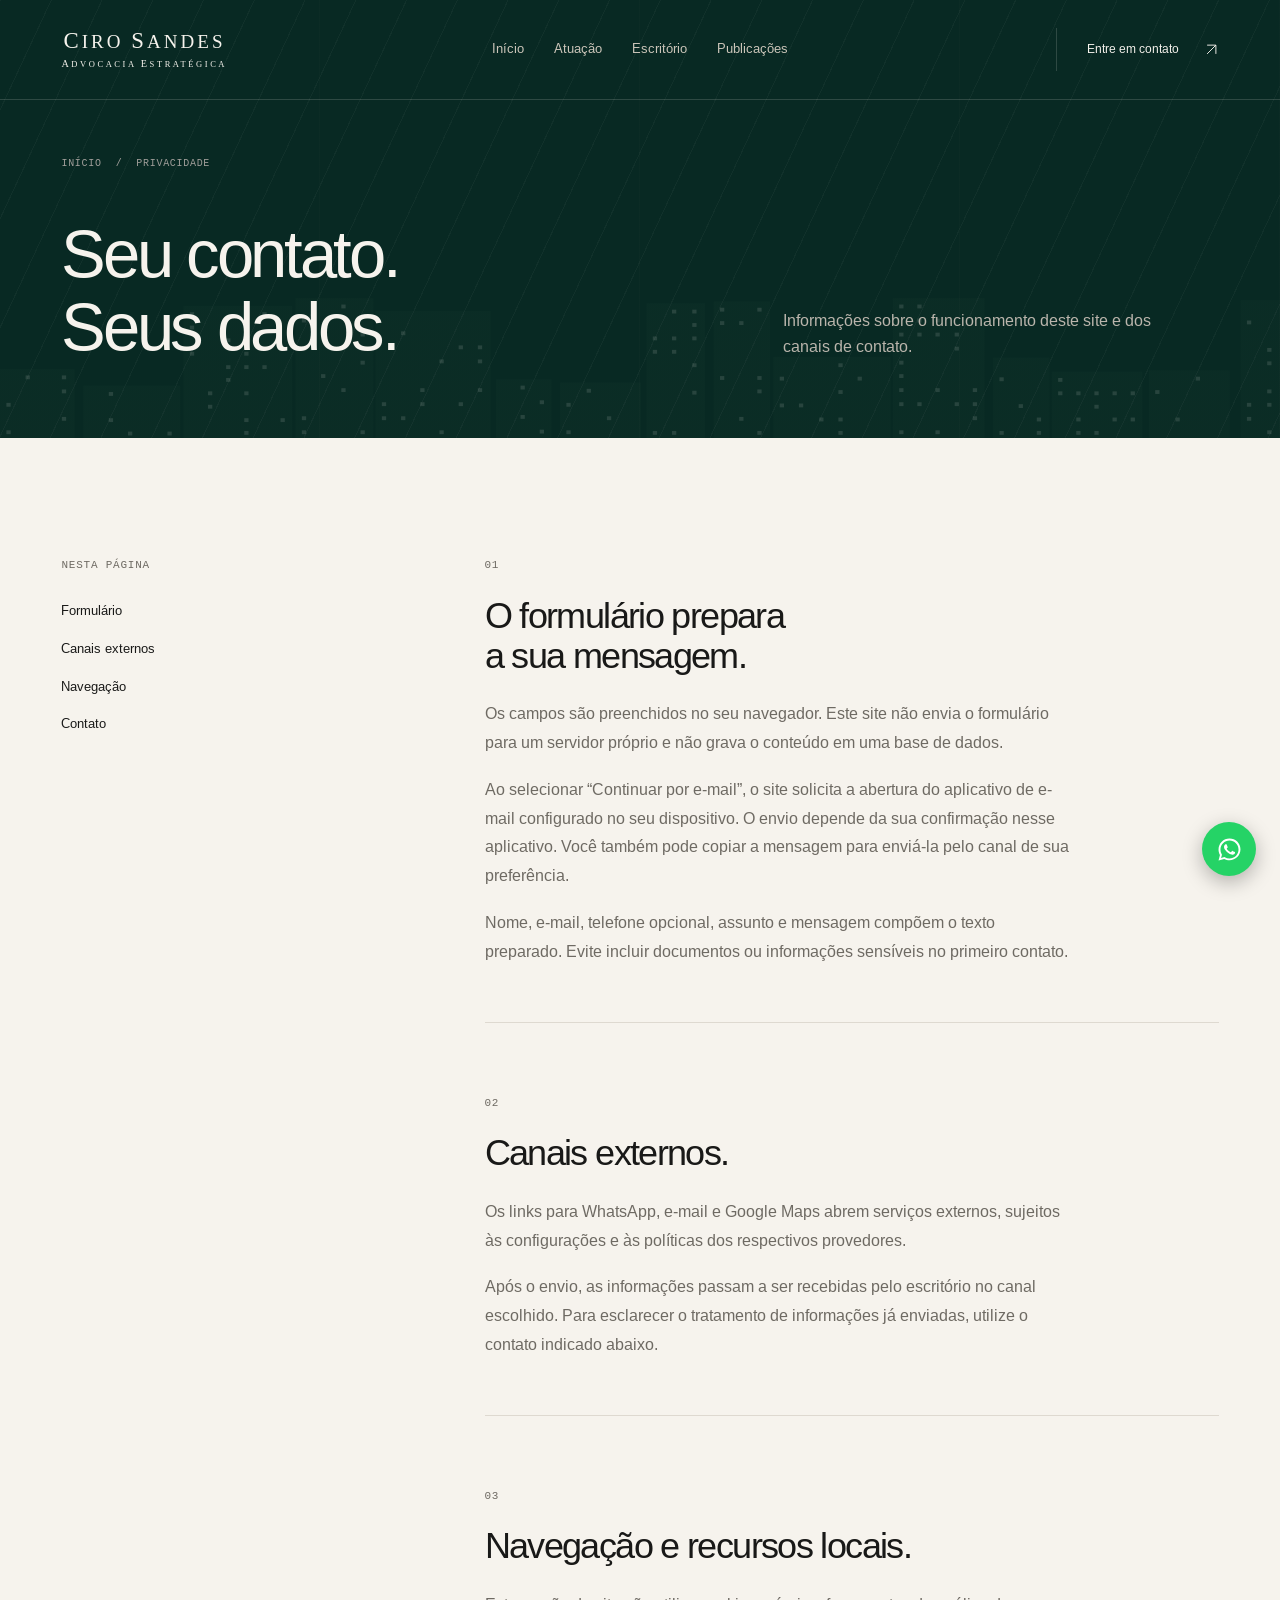
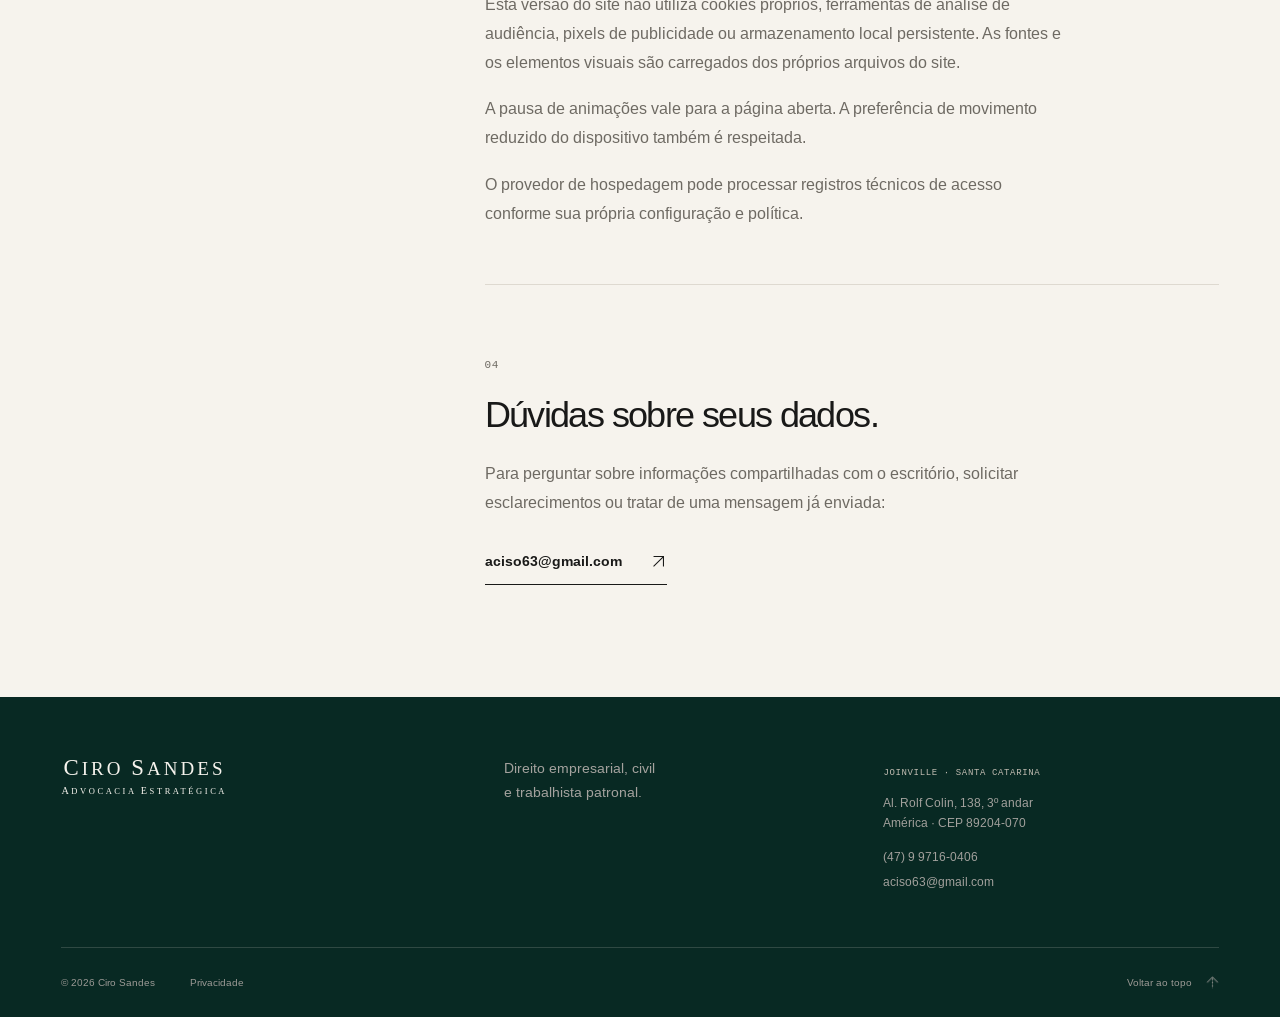
<file: privacidade/index.html>
<!doctype html>
<html lang="pt-BR">
  <head>
    <meta charset="utf-8">
    <meta name="viewport" content="width=device-width,initial-scale=1">
    <meta name="theme-color" content="#082923">
    <title>Privacidade | Ciro Sandes</title>
    <meta name="description" content="Informações sobre o formulário, os canais externos e a navegação no site Ciro Sandes Advocacia Estratégica.">
    <meta property="og:type" content="website">
    <meta property="og:locale" content="pt_BR">
    <meta property="og:title" content="Privacidade | Ciro Sandes">
    <meta property="og:description" content="Informações sobre o formulário, os canais externos e a navegação no site Ciro Sandes Advocacia Estratégica.">
    <meta name="robots" content="noindex,follow">
    <link rel="icon" href="../assets/icons/favicon.svg" type="image/svg+xml">
    <link rel="preload" href="../assets/fonts/liberation-sans-regular.woff" as="font" type="font/woff" crossorigin>
    <link rel="stylesheet" href="../css/style.css">
    <script src="../js/main.js" defer></script>
  </head>
  <body class="interior">
    <a class="skip-link" href="#conteudo">Pular para o conteúdo</a>
    <header class="site-header" id="topo">
      <div class="container header-inner">
        <a href="../index.html" class="brand" aria-label="Ciro Sandes — página inicial">
          <span class="brand-type"><strong><span class="ini">C</span>iro <span class="ini">S</span>andes</strong><small><span class="ini">A</span>dvocacia <span class="ini">E</span>stratégica</small></span>
        </a>
        <nav class="main-nav" id="main-nav" aria-label="Navegação principal">
          <ul>
            <li>
              <a href="../index.html">Início</a>
            </li>
            <li>
              <a href="../atuacao/index.html">Atuação</a>
            </li>
            <li>
              <a href="../equipe/index.html">Escritório</a>
            </li>
            <li>
              <a href="../publicacoes/index.html">Publicações</a>
            </li>
            <li class="mobile-contact">
              <a href="../contato/index.html">Contato <svg viewbox="0 0 24 24" fill="none" aria-hidden="true">
                  <path d="M5 19 19 5M5 5h14v14" stroke="currentColor" stroke-width="1.5"></path>
                </svg>
              </a>
            </li>
          </ul>
        </nav>
        <a class="header-contact" href="../contato/index.html">Entre em contato <svg viewbox="0 0 24 24" fill="none" aria-hidden="true">
            <path d="M5 19 19 5M5 5h14v14" stroke="currentColor" stroke-width="1.5"></path>
          </svg>
        </a>
        <button class="nav-toggle" id="nav-toggle" aria-label="Abrir menu" aria-controls="main-nav" aria-expanded="false">
          <span></span>
          <span></span>
        </button>
      </div>
      <div class="reading-progress" aria-hidden="true"></div>
    </header>
    <main id="conteudo" tabindex="-1">
      <section class="page-hero">
        <div class="container">
          <div class="page-breadcrumb">
            <a href="../index.html">Início</a>
            <span>/</span>
            <span>Privacidade</span>
          </div>
          <div class="page-heading">
            <h1>Seu contato.<br>Seus dados.</h1>
            <p>Informações sobre o funcionamento deste site e dos canais de contato.</p>
          </div>
        </div>
        <span class="page-hero-coordinate" aria-hidden="true">CS / PRIVACIDADE</span>
      </section>
      <section class="section">
        <div class="container privacy-layout">
          <aside>
            <span class="micro">Nesta página</span>
            <nav aria-label="Informações de privacidade">
              <a href="#formulario">Formulário</a>
              <a href="#canais">Canais externos</a>
              <a href="#navegacao">Navegação</a>
              <a href="#duvidas">Contato</a>
            </nav>
          </aside>
          <div class="privacy-content">
            <section id="formulario">
              <span class="micro">01</span>
              <h2>O formulário prepara<br>a sua mensagem.</h2>
              <p>Os campos são preenchidos no seu navegador. Este site não envia o formulário para um servidor próprio e não grava o conteúdo em uma base de dados.</p>
              <p>Ao selecionar “Continuar por e-mail”, o site solicita a abertura do aplicativo de e-mail configurado no seu dispositivo. O envio depende da sua confirmação nesse aplicativo. Você também pode copiar a mensagem para enviá-la pelo canal de sua preferência.</p>
              <p>Nome, e-mail, telefone opcional, assunto e mensagem compõem o texto preparado. Evite incluir documentos ou informações sensíveis no primeiro contato.</p>
            </section>
            <section id="canais">
              <span class="micro">02</span>
              <h2>Canais externos.</h2>
              <p>Os links para WhatsApp, e-mail e Google Maps abrem serviços externos, sujeitos às configurações e às políticas dos respectivos provedores.</p>
              <p>Após o envio, as informações passam a ser recebidas pelo escritório no canal escolhido. Para esclarecer o tratamento de informações já enviadas, utilize o contato indicado abaixo.</p>
            </section>
            <section id="navegacao">
              <span class="micro">03</span>
              <h2>Navegação e recursos locais.</h2>
              <p>Esta versão do site não utiliza cookies próprios, ferramentas de análise de audiência, pixels de publicidade ou armazenamento local persistente. As fontes e os elementos visuais são carregados dos próprios arquivos do site.</p>
              <p>A pausa de animações vale para a página aberta. A preferência de movimento reduzido do dispositivo também é respeitada.</p>
              <p>O provedor de hospedagem pode processar registros técnicos de acesso conforme sua própria configuração e política.</p>
            </section>
            <section id="duvidas">
              <span class="micro">04</span>
              <h2>Dúvidas sobre seus dados.</h2>
              <p>Para perguntar sobre informações compartilhadas com o escritório, solicitar esclarecimentos ou tratar de uma mensagem já enviada:</p>
              <a class="text-link" href="mailto:aciso63@gmail.com">aciso63@gmail.com <svg viewbox="0 0 24 24" fill="none" aria-hidden="true">
                  <path d="M5 19 19 5M5 5h14v14" stroke="currentColor" stroke-width="1.5"></path>
                </svg>
              </a>
            </section>
          </div>
        </div>
      </section>
    </main>
    <footer class="site-footer">
      <div class="container">
        <div class="footer-main">
          <a class="brand" href="../index.html">
            <span class="brand-type"><strong><span class="ini">C</span>iro <span class="ini">S</span>andes</strong><small><span class="ini">A</span>dvocacia <span class="ini">E</span>stratégica</small></span>
          </a>
          <p>Direito empresarial, civil<br>e trabalhista patronal.</p>
          <div class="footer-location">
            <span class="micro">Joinville · Santa Catarina</span>
            <address>Al. Rolf Colin, 138, 3º andar<br>América · CEP 89204-070</address>
            <div class="footer-channels">
              <a href="tel:+5547997160406">(47) 9 9716-0406</a>
              <a href="mailto:aciso63@gmail.com">aciso63@gmail.com</a>
            </div>
          </div>
        </div>
        <div class="footer-bottom">
          <span>© <span data-year>2026</span> Ciro Sandes</span>
          <a href="../privacidade/index.html">Privacidade</a>
          <a href="#topo" class="back-top">Voltar ao topo <svg viewbox="0 0 24 24" fill="none" aria-hidden="true">
              <path d="M5 19 19 5M5 5h14v14" stroke="currentColor" stroke-width="1.5"></path>
            </svg>
          </a>
        </div>
      </div>
    </footer>
    <a class="whatsapp-fab" href="https://wa.me/5547997160406" target="_blank" rel="noopener noreferrer" aria-label="Falar no WhatsApp">
      <svg viewBox="0 0 32 32" aria-hidden="true"><path d="M16 3C8.8 3 3 8.8 3 16c0 2.3.6 4.5 1.7 6.5L3 29l6.7-1.8c1.9 1 4.1 1.6 6.3 1.6 7.2 0 13-5.8 13-13S23.2 3 16 3zm0 23.7c-2 0-3.9-.5-5.6-1.5l-.4-.2-4 1 1.1-3.9-.3-.4A10.6 10.6 0 0 1 5.3 16C5.3 10.1 10.1 5.3 16 5.3S26.7 10.1 26.7 16 21.9 26.7 16 26.7zm5.9-8c-.3-.2-1.9-.9-2.2-1-.3-.1-.5-.2-.7.2-.2.3-.8 1-1 1.2-.2.2-.4.2-.7.1-.3-.2-1.4-.5-2.6-1.6-1-.9-1.6-1.9-1.8-2.3-.2-.3 0-.5.1-.7l.5-.6c.2-.2.2-.3.3-.5.1-.2.1-.4 0-.6l-1-2.4c-.3-.6-.5-.5-.7-.6h-.6c-.2 0-.6.1-.9.4-.3.3-1.1 1.1-1.1 2.7s1.2 3.2 1.3 3.4c.2.2 2.3 3.5 5.5 4.9.8.3 1.4.5 1.8.7.8.2 1.5.2 2 .1.6-.1 1.9-.8 2.2-1.5.3-.8.3-1.4.2-1.5-.1-.2-.3-.3-.6-.4z"/></svg>
    </a>
  </body>
</html>
</file>
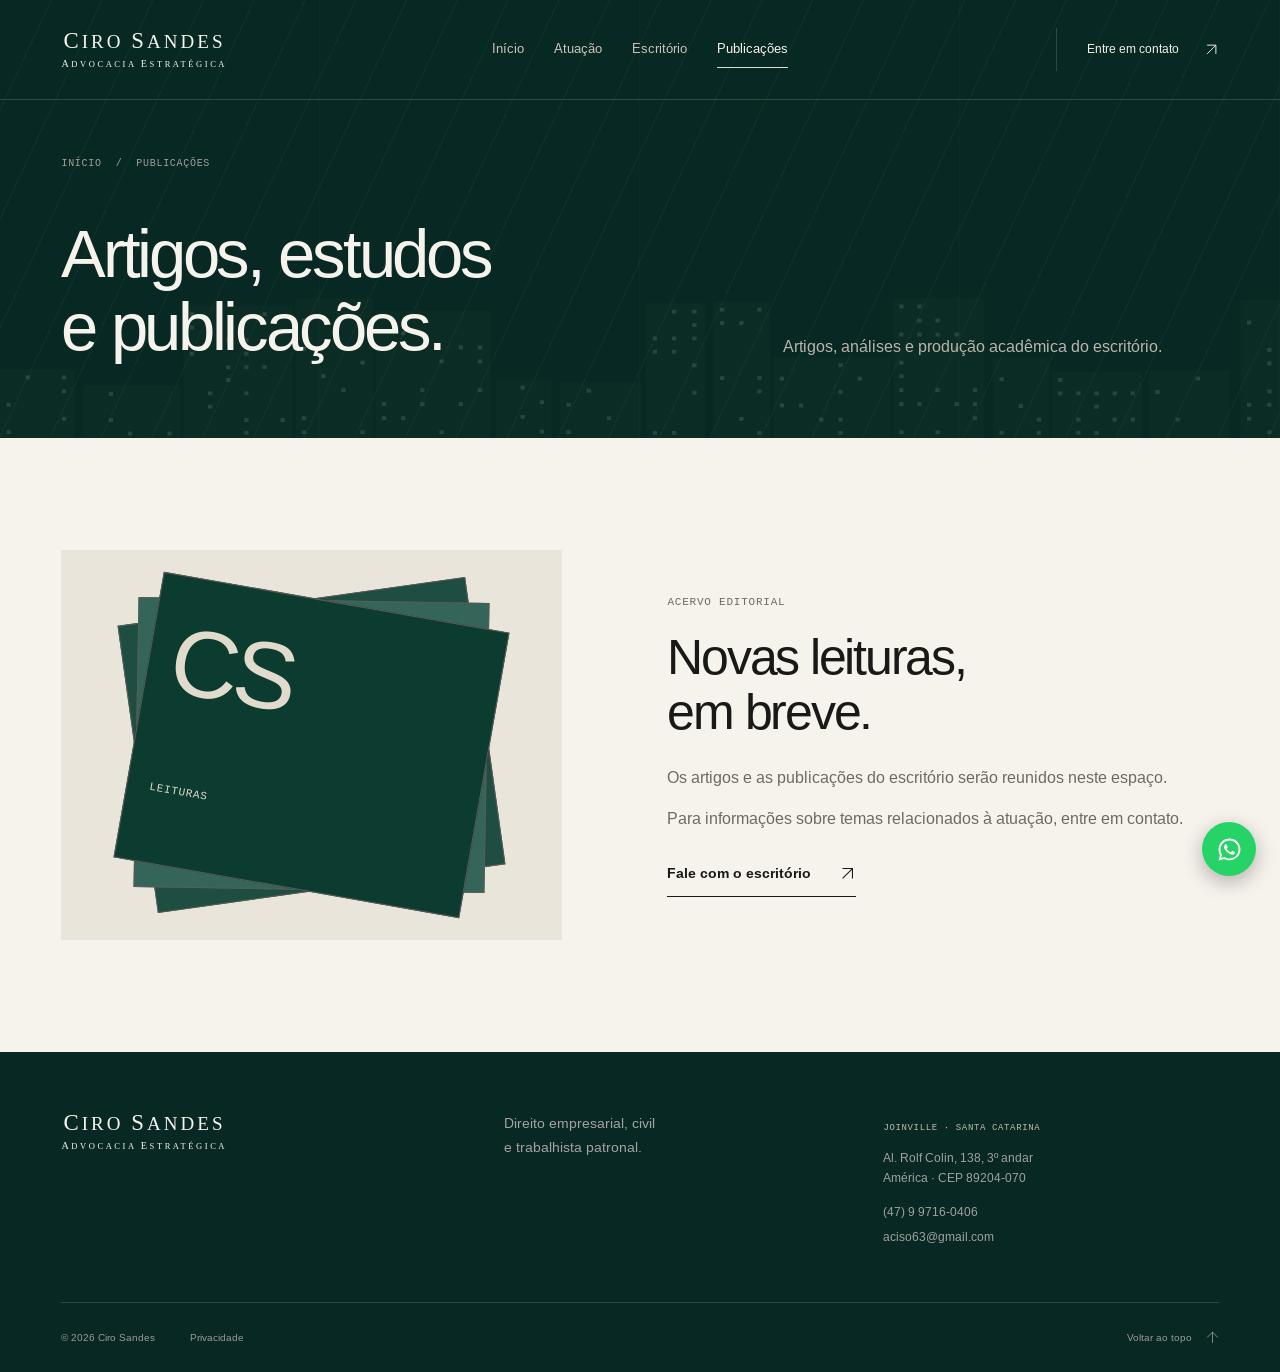
<file: publicacoes/index.html>
<!doctype html>
<html lang="pt-BR">
  <head>
    <meta charset="utf-8">
    <meta name="viewport" content="width=device-width,initial-scale=1">
    <meta name="theme-color" content="#082923">
    <title>Publicações | Ciro Sandes</title>
    <meta name="description" content="Artigos, análises e produção acadêmica de Ciro Sandes Advocacia Estratégica. Novas publicações em breve.">
    <meta property="og:type" content="website">
    <meta property="og:locale" content="pt_BR">
    <meta property="og:title" content="Publicações | Ciro Sandes">
    <meta property="og:description" content="Artigos, análises e produção acadêmica de Ciro Sandes Advocacia Estratégica. Novas publicações em breve.">
    <meta name="robots" content="noindex,follow">
    <link rel="icon" href="../assets/icons/favicon.svg" type="image/svg+xml">
    <link rel="preload" href="../assets/fonts/liberation-sans-regular.woff" as="font" type="font/woff" crossorigin>
    <link rel="stylesheet" href="../css/style.css">
    <script src="../js/main.js" defer></script>
  </head>
  <body class="interior">
    <a class="skip-link" href="#conteudo">Pular para o conteúdo</a>
    <header class="site-header" id="topo">
      <div class="container header-inner">
        <a href="../index.html" class="brand" aria-label="Ciro Sandes — página inicial">
          <span class="brand-type"><strong><span class="ini">C</span>iro <span class="ini">S</span>andes</strong><small><span class="ini">A</span>dvocacia <span class="ini">E</span>stratégica</small></span>
        </a>
        <nav class="main-nav" id="main-nav" aria-label="Navegação principal">
          <ul>
            <li>
              <a href="../index.html">Início</a>
            </li>
            <li>
              <a href="../atuacao/index.html">Atuação</a>
            </li>
            <li>
              <a href="../equipe/index.html">Escritório</a>
            </li>
            <li>
              <a href="../publicacoes/index.html" aria-current="page">Publicações</a>
            </li>
            <li class="mobile-contact">
              <a href="../contato/index.html">Contato <svg viewbox="0 0 24 24" fill="none" aria-hidden="true">
                  <path d="M5 19 19 5M5 5h14v14" stroke="currentColor" stroke-width="1.5"></path>
                </svg>
              </a>
            </li>
          </ul>
        </nav>
        <a class="header-contact" href="../contato/index.html">Entre em contato <svg viewbox="0 0 24 24" fill="none" aria-hidden="true">
            <path d="M5 19 19 5M5 5h14v14" stroke="currentColor" stroke-width="1.5"></path>
          </svg>
        </a>
        <button class="nav-toggle" id="nav-toggle" aria-label="Abrir menu" aria-controls="main-nav" aria-expanded="false">
          <span></span>
          <span></span>
        </button>
      </div>
      <div class="reading-progress" aria-hidden="true"></div>
    </header>
    <main id="conteudo" tabindex="-1">
      <section class="page-hero">
        <div class="container">
          <div class="page-breadcrumb">
            <a href="../index.html">Início</a>
            <span>/</span>
            <span>Publicações</span>
          </div>
          <div class="page-heading">
            <h1>Artigos, estudos<br>e publicações.</h1>
            <p>Artigos, análises e produção acadêmica do escritório.</p>
          </div>
        </div>
        <span class="page-hero-coordinate" aria-hidden="true">CS / PUBLICAÇÕES</span>
      </section>
      <section class="section publications-section">
        <div class="container publication-empty">
          <div class="publication-art" aria-hidden="true">
            <div></div>
            <div></div>
            <div></div>
            <span>CS<br>
              <i>Leituras</i>
            </span>
          </div>
          <div class="publication-empty-copy">
            <p class="micro">Acervo editorial</p>
            <h2>Novas leituras,<br>em breve.</h2>
            <p>Os artigos e as publicações do escritório serão reunidos neste espaço.</p>
            <p>Para informações sobre temas relacionados à atuação, entre em contato.</p>
            <a class="text-link" href="../contato/index.html">Fale com o escritório <svg viewbox="0 0 24 24" fill="none" aria-hidden="true">
                <path d="M5 19 19 5M5 5h14v14" stroke="currentColor" stroke-width="1.5"></path>
              </svg>
            </a>
          </div>
        </div>
      </section>
    </main>
    <footer class="site-footer">
      <div class="container">
        <div class="footer-main">
          <a class="brand" href="../index.html">
            <span class="brand-type"><strong><span class="ini">C</span>iro <span class="ini">S</span>andes</strong><small><span class="ini">A</span>dvocacia <span class="ini">E</span>stratégica</small></span>
          </a>
          <p>Direito empresarial, civil<br>e trabalhista patronal.</p>
          <div class="footer-location">
            <span class="micro">Joinville · Santa Catarina</span>
            <address>Al. Rolf Colin, 138, 3º andar<br>América · CEP 89204-070</address>
            <div class="footer-channels">
              <a href="tel:+5547997160406">(47) 9 9716-0406</a>
              <a href="mailto:aciso63@gmail.com">aciso63@gmail.com</a>
            </div>
          </div>
        </div>
        <div class="footer-bottom">
          <span>© <span data-year>2026</span> Ciro Sandes</span>
          <a href="../privacidade/index.html">Privacidade</a>
          <a href="#topo" class="back-top">Voltar ao topo <svg viewbox="0 0 24 24" fill="none" aria-hidden="true">
              <path d="M5 19 19 5M5 5h14v14" stroke="currentColor" stroke-width="1.5"></path>
            </svg>
          </a>
        </div>
      </div>
    </footer>
    <a class="whatsapp-fab" href="https://wa.me/5547997160406" target="_blank" rel="noopener noreferrer" aria-label="Falar no WhatsApp">
      <svg viewBox="0 0 32 32" aria-hidden="true"><path d="M16 3C8.8 3 3 8.8 3 16c0 2.3.6 4.5 1.7 6.5L3 29l6.7-1.8c1.9 1 4.1 1.6 6.3 1.6 7.2 0 13-5.8 13-13S23.2 3 16 3zm0 23.7c-2 0-3.9-.5-5.6-1.5l-.4-.2-4 1 1.1-3.9-.3-.4A10.6 10.6 0 0 1 5.3 16C5.3 10.1 10.1 5.3 16 5.3S26.7 10.1 26.7 16 21.9 26.7 16 26.7zm5.9-8c-.3-.2-1.9-.9-2.2-1-.3-.1-.5-.2-.7.2-.2.3-.8 1-1 1.2-.2.2-.4.2-.7.1-.3-.2-1.4-.5-2.6-1.6-1-.9-1.6-1.9-1.8-2.3-.2-.3 0-.5.1-.7l.5-.6c.2-.2.2-.3.3-.5.1-.2.1-.4 0-.6l-1-2.4c-.3-.6-.5-.5-.7-.6h-.6c-.2 0-.6.1-.9.4-.3.3-1.1 1.1-1.1 2.7s1.2 3.2 1.3 3.4c.2.2 2.3 3.5 5.5 4.9.8.3 1.4.5 1.8.7.8.2 1.5.2 2 .1.6-.1 1.9-.8 2.2-1.5.3-.8.3-1.4.2-1.5-.1-.2-.3-.3-.6-.4z"/></svg>
    </a>
  </body>
</html>
</file>
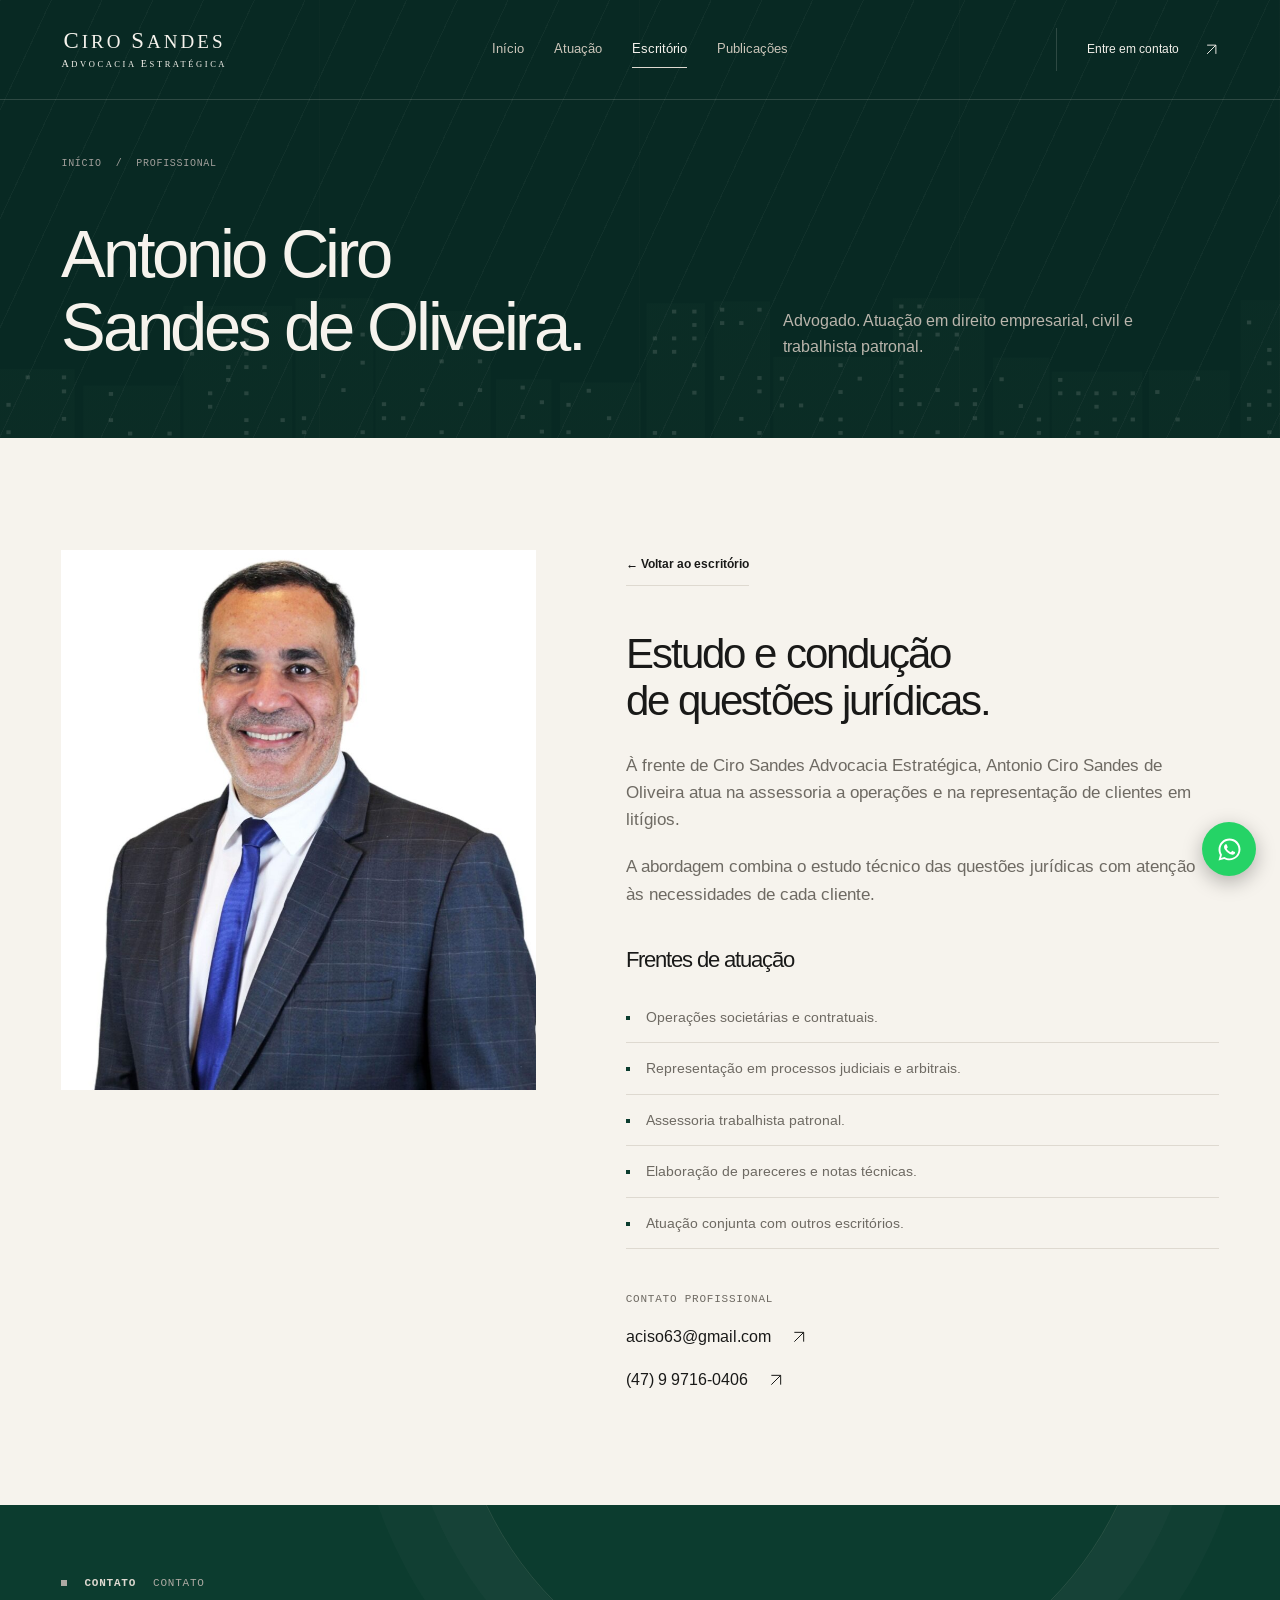
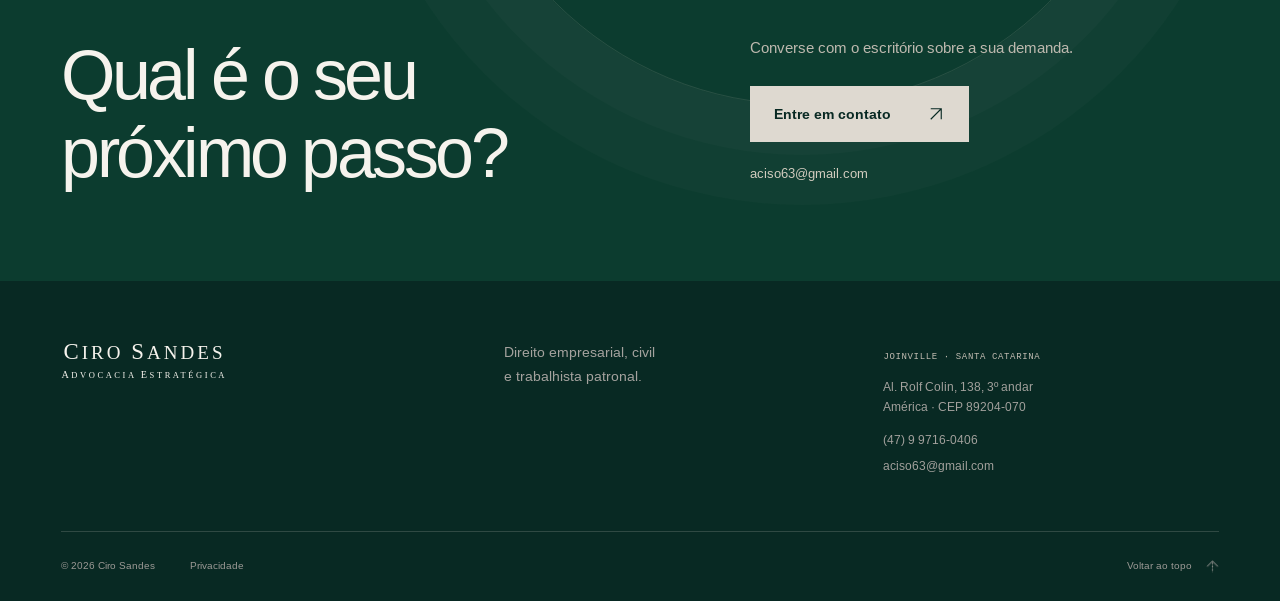
<file: equipe/antonio-ciro-sandes-de-oliveira/index.html>
<!doctype html>
<html lang="pt-BR">
  <head>
    <meta charset="utf-8">
    <meta name="viewport" content="width=device-width,initial-scale=1">
    <meta name="theme-color" content="#082923">
    <title>Antonio Ciro Sandes de Oliveira | Ciro Sandes</title>
    <meta name="description" content="Conheça a atuação do advogado Antonio Ciro Sandes de Oliveira em direito empresarial, civil e trabalhista patronal.">
    <meta property="og:type" content="website">
    <meta property="og:locale" content="pt_BR">
    <meta property="og:title" content="Antonio Ciro Sandes de Oliveira | Ciro Sandes">
    <meta property="og:description" content="Conheça a atuação do advogado Antonio Ciro Sandes de Oliveira em direito empresarial, civil e trabalhista patronal.">
    <link rel="icon" href="../../assets/icons/favicon.svg" type="image/svg+xml">
    <link rel="preload" href="../../assets/fonts/liberation-sans-regular.woff" as="font" type="font/woff" crossorigin>
    <link rel="stylesheet" href="../../css/style.css">
    <script src="../../js/main.js" defer></script>
  </head>
  <body class="interior">
    <a class="skip-link" href="#conteudo">Pular para o conteúdo</a>
    <header class="site-header" id="topo">
      <div class="container header-inner">
        <a href="../../index.html" class="brand" aria-label="Ciro Sandes — página inicial">
          <span class="brand-type"><strong><span class="ini">C</span>iro <span class="ini">S</span>andes</strong><small><span class="ini">A</span>dvocacia <span class="ini">E</span>stratégica</small></span>
        </a>
        <nav class="main-nav" id="main-nav" aria-label="Navegação principal">
          <ul>
            <li>
              <a href="../../index.html">Início</a>
            </li>
            <li>
              <a href="../../atuacao/index.html">Atuação</a>
            </li>
            <li>
              <a href="../../equipe/index.html" aria-current="page">Escritório</a>
            </li>
            <li>
              <a href="../../publicacoes/index.html">Publicações</a>
            </li>
            <li class="mobile-contact">
              <a href="../../contato/index.html">Contato <svg viewbox="0 0 24 24" fill="none" aria-hidden="true">
                  <path d="M5 19 19 5M5 5h14v14" stroke="currentColor" stroke-width="1.5"></path>
                </svg>
              </a>
            </li>
          </ul>
        </nav>
        <a class="header-contact" href="../../contato/index.html">Entre em contato <svg viewbox="0 0 24 24" fill="none" aria-hidden="true">
            <path d="M5 19 19 5M5 5h14v14" stroke="currentColor" stroke-width="1.5"></path>
          </svg>
        </a>
        <button class="nav-toggle" id="nav-toggle" aria-label="Abrir menu" aria-controls="main-nav" aria-expanded="false">
          <span></span>
          <span></span>
        </button>
      </div>
      <div class="reading-progress" aria-hidden="true"></div>
    </header>
    <main id="conteudo" tabindex="-1">
      <section class="page-hero">
        <div class="container">
          <div class="page-breadcrumb">
            <a href="../../index.html">Início</a>
            <span>/</span>
            <span>Profissional</span>
          </div>
          <div class="page-heading">
            <h1>Antonio Ciro<br>Sandes de Oliveira.</h1>
            <p>Advogado. Atuação em direito empresarial, civil e trabalhista patronal.</p>
          </div>
        </div>
        <span class="page-hero-coordinate" aria-hidden="true">CS / PROFISSIONAL</span>
      </section>
      <section class="section">
        <div class="container profile-layout">
          <div class="identity-panel">
              <img class="identity-photo" src="../../assets/img/equipe/antonio-ciro-sandes.jpg" alt="Antonio Ciro Sandes de Oliveira" width="1024" height="1024" loading="lazy" decoding="async" onerror="this.remove()">
            <span class="micro">Ciro Sandes / Advocacia estratégica</span>
            <svg class="brand-mark" viewbox="0 0 48 48" fill="none" aria-hidden="true">
              <path d="M21 7H8v34h13M40 7H27v17h13v17H27" stroke="currentColor" stroke-width="3"></path>
              <path d="m27 24-6 0" stroke="currentColor" stroke-width="1"></path>
            </svg>
            <span class="identity-caption">Estudo. Critério. Direção.</span>
          </div>
          <div class="profile-detail">
            <a class="text-link profile-back" href="../../equipe/index.html">← Voltar ao escritório</a>
            <h2>Estudo e condução<br>de questões jurídicas.</h2>
            <p>À frente de Ciro Sandes Advocacia Estratégica, Antonio Ciro Sandes de Oliveira atua na assessoria a operações e na representação de clientes em litígios.</p>
            <p>A abordagem combina o estudo técnico das questões jurídicas com atenção às necessidades de cada cliente.</p>
            <h3>Frentes de atuação</h3>
            <ul class="profile-list">
              <li>Operações societárias e contratuais.</li>
              <li>Representação em processos judiciais e arbitrais.</li>
              <li>Assessoria trabalhista patronal.</li>
              <li>Elaboração de pareceres e notas técnicas.</li>
              <li>Atuação conjunta com outros escritórios.</li>
            </ul>
            <div class="profile-contact">
              <span class="micro">Contato profissional</span>
              <a href="mailto:aciso63@gmail.com">aciso63@gmail.com <svg viewbox="0 0 24 24" fill="none" aria-hidden="true">
                  <path d="M5 19 19 5M5 5h14v14" stroke="currentColor" stroke-width="1.5"></path>
                </svg>
              </a>
              <a href="tel:+5547997160406">(47) 9 9716-0406 <svg viewbox="0 0 24 24" fill="none" aria-hidden="true">
                  <path d="M5 19 19 5M5 5h14v14" stroke="currentColor" stroke-width="1.5"></path>
                </svg>
              </a>
            </div>
          </div>
        </div>
      </section>
      <section class="contact-cta" aria-labelledby="cta-title">
        <div class="container">
          <div class="section-label">
            <span class="index">Contato</span>
            <span>Contato</span>
          </div>
          <div class="cta-body">
            <h2 id="cta-title" data-reveal>Qual é o seu<br>próximo passo?</h2>
            <div>
              <p>Converse com o escritório sobre a sua demanda.</p>
              <a class="button button-light" href="../../contato/index.html">Entre em contato <svg viewbox="0 0 24 24" fill="none" aria-hidden="true">
                  <path d="M5 19 19 5M5 5h14v14" stroke="currentColor" stroke-width="1.5"></path>
                </svg>
              </a>
              <a class="cta-email" href="mailto:aciso63@gmail.com">aciso63@gmail.com</a>
            </div>
          </div>
        </div>
      </section>
    </main>
    <footer class="site-footer">
      <div class="container">
        <div class="footer-main">
          <a class="brand" href="../../index.html">
            <span class="brand-type"><strong><span class="ini">C</span>iro <span class="ini">S</span>andes</strong><small><span class="ini">A</span>dvocacia <span class="ini">E</span>stratégica</small></span>
          </a>
          <p>Direito empresarial, civil<br>e trabalhista patronal.</p>
          <div class="footer-location">
            <span class="micro">Joinville · Santa Catarina</span>
            <address>Al. Rolf Colin, 138, 3º andar<br>América · CEP 89204-070</address>
            <div class="footer-channels">
              <a href="tel:+5547997160406">(47) 9 9716-0406</a>
              <a href="mailto:aciso63@gmail.com">aciso63@gmail.com</a>
            </div>
          </div>
        </div>
        <div class="footer-bottom">
          <span>© <span data-year>2026</span> Ciro Sandes</span>
          <a href="../../privacidade/index.html">Privacidade</a>
          <a href="#topo" class="back-top">Voltar ao topo <svg viewbox="0 0 24 24" fill="none" aria-hidden="true">
              <path d="M5 19 19 5M5 5h14v14" stroke="currentColor" stroke-width="1.5"></path>
            </svg>
          </a>
        </div>
      </div>
    </footer>
    <a class="whatsapp-fab" href="https://wa.me/5547997160406" target="_blank" rel="noopener noreferrer" aria-label="Falar no WhatsApp">
      <svg viewBox="0 0 32 32" aria-hidden="true"><path d="M16 3C8.8 3 3 8.8 3 16c0 2.3.6 4.5 1.7 6.5L3 29l6.7-1.8c1.9 1 4.1 1.6 6.3 1.6 7.2 0 13-5.8 13-13S23.2 3 16 3zm0 23.7c-2 0-3.9-.5-5.6-1.5l-.4-.2-4 1 1.1-3.9-.3-.4A10.6 10.6 0 0 1 5.3 16C5.3 10.1 10.1 5.3 16 5.3S26.7 10.1 26.7 16 21.9 26.7 16 26.7zm5.9-8c-.3-.2-1.9-.9-2.2-1-.3-.1-.5-.2-.7.2-.2.3-.8 1-1 1.2-.2.2-.4.2-.7.1-.3-.2-1.4-.5-2.6-1.6-1-.9-1.6-1.9-1.8-2.3-.2-.3 0-.5.1-.7l.5-.6c.2-.2.2-.3.3-.5.1-.2.1-.4 0-.6l-1-2.4c-.3-.6-.5-.5-.7-.6h-.6c-.2 0-.6.1-.9.4-.3.3-1.1 1.1-1.1 2.7s1.2 3.2 1.3 3.4c.2.2 2.3 3.5 5.5 4.9.8.3 1.4.5 1.8.7.8.2 1.5.2 2 .1.6-.1 1.9-.8 2.2-1.5.3-.8.3-1.4.2-1.5-.1-.2-.3-.3-.6-.4z"/></svg>
    </a>
  </body>
</html>
</file>
<file: css/style.css>
/* Ciro Sandes — identidade, composição e movimento. Sem dependências externas. */
@font-face {
  font-family:"Liberation Sans";
  src:url("../assets/fonts/liberation-sans-regular.woff") format("woff");
  font-style:normal;
  font-weight:400;
  font-display:swap
}

@font-face {
  font-family:"Liberation Sans";
  src:url("../assets/fonts/liberation-sans-bold.woff") format("woff");
  font-style:normal;
  font-weight:700;
  font-display:swap
}

:root {
  color-scheme:light;
  /* Paleta Ciro Sandes */
  --paper:#f6f3ed;
  --paper-deep:#eae5db;
  --white:#fcfbf8;
  --forest:#0c3c2f;
  --forest-deep:#082923;
  --ink:#191918;
  --taupe:#989590;
  --line:#ded9d0;
  /* Taupe escurecido para texto corrido: #989590 sobre marfim fica abaixo do contraste mínimo de leitura. */
  --muted:#6e6a63;
  --sage:#ded9d0;
  --light:#f6f3ed;
  --line-dark:rgba(246,243,237,.16);
  --font:"Liberation Sans",Arial,Helvetica,sans-serif;
  --serif:Georgia,"Times New Roman",serif;
  --mono:"Courier New",monospace;
  --container:1320px;
  --gutter:clamp(24px,4.8vw,80px);
  --header:100px;
  --ease:cubic-bezier(.22,1,.36,1)
}

*,*::before,*::after {
  box-sizing:border-box
}

html {
  scroll-behavior:smooth;
  scroll-padding-top:calc(var(--header) + 24px)
}

body {
  margin:0;
  background:var(--paper);
  color:var(--ink);
  font:400 16px/1.6 var(--font);
  -webkit-font-smoothing:antialiased;
  text-rendering:optimizeLegibility
}

body.nav-open {
  overflow:hidden
}

::selection {
  background:var(--sage);
  color:var(--forest-deep)
}

a {
  color:inherit;
  text-decoration:none
}

button,input,select,textarea {
  font:inherit
}

button,a,input,select,textarea {
  -webkit-tap-highlight-color:transparent
}

button {
  cursor:pointer;
  color:inherit
}

button:disabled {
  cursor:default
}

img,svg {
  display:block;
  max-width:100%
}

img {
  height:auto
}

svg {
  flex-shrink:0
}

p,h1,h2,h3,ul {
  margin:0
}

h1,h2,h3 {
  font-weight:400;
  line-height:1.1;
  letter-spacing:-.045em;
  text-wrap:balance
}

h2 {
  font-size:clamp(38px,4.5vw,66px)
}

h3 {
  font-size:26px
}

p {
  max-width:65ch
}

ul {
  padding:0;
  list-style:none
}

address {
  font-style:normal
}

a,button,input,select,textarea,summary {
  outline-offset:6px
}

:focus-visible {
  outline:2px solid #0c3c2f
}

.site-header :focus-visible,.hero :focus-visible,.contact-cta :focus-visible,.site-footer :focus-visible,.page-hero :focus-visible {
  outline-color:var(--sage)
}

[hidden] {
  display:none!important
}

.container {
  width:min(100% - var(--gutter)*2,var(--container));
  margin-inline:auto
}

.section {
  padding-block:112px
}

.micro,.section-label,.eyebrow,.page-breadcrumb,.visual-note {
  font:400 11px/1.5 var(--mono);
  letter-spacing:.07em;
  text-transform:uppercase
}

.micro {
  color:var(--muted)
}

.section-label {
  display:flex;
  align-items:center;
  gap:17px;
  margin-bottom:60px;
  color:var(--muted)
}

.section-label .index {
  color:var(--ink);
  font-weight:700
}

.section-label::before {
  content:"";
  width:6px;
  height:6px;
  background:currentColor
}

.section-heading {
  display:flex;
  justify-content:space-between;
  gap:40px;
  align-items:end;
  margin-bottom:65px
}

.section-heading>p {
  max-width:350px;
  color:var(--muted);
  font-size:17px
}

.skip-link {
  position:fixed;
  z-index:100;
  top:10px;
  left:10px;
  padding:12px 20px;
  background:var(--paper);
  color:var(--ink);
  transform:translateY(-200%)
}

.skip-link:focus {
  transform:translateY(0)
}

.button {
  display:inline-flex;
  align-items:center;
  justify-content:space-between;
  gap:36px;
  min-height:56px;
  padding:16px 23px;
  border:1px solid transparent;
  font-size:14px;
  font-weight:700;
  line-height:1.2;
  transition:background .25s,color .25s,border-color .25s;
  position:relative;
  overflow:hidden
}

.button svg {
  width:18px;
  height:18px;
  transition:transform .4s var(--ease)
}

.button:hover svg {
  transform:translate(3px,-3px)
}

.button-light {
  background:var(--sage);
  color:var(--forest-deep)
}

.button-light:hover {
  background:#fcfbf8
}

.button-dark {
  background:var(--forest);
  color:var(--light)
}

.button-dark:hover {
  background:#082923
}

.text-link {
  display:inline-flex;
  align-items:center;
  gap:28px;
  font-size:14px;
  font-weight:700;
  padding-block:12px;
  border-bottom:1px solid currentColor;
  line-height:1.5
}

.text-link svg {
  width:17px;
  height:17px;
  transition:transform .4s var(--ease)
}

.text-link:hover svg {
  transform:translate(3px,-3px)
}

/* Navegação, sem alteração de altura durante a rolagem. */
.site-header {
  position:absolute;
  z-index:40;
  top:0;
  left:0;
  width:100%;
  height:var(--header);
  color:var(--light);
  border-bottom:1px solid var(--line-dark);
  transition:background .3s,border-color .3s
}

.site-header.is-scrolled {
  position:fixed;
  background:rgba(8,43,33,.97);
  backdrop-filter:blur(16px);
  -webkit-backdrop-filter:blur(16px)
}

.header-inner {
  height:100%;
  display:flex;
  align-items:center;
  justify-content:space-between;
  gap:32px
}

.brand {
  display:inline-flex;
  align-items:center;
  gap:13px;
  flex-shrink:0
}

.brand-mark {
  width:44px;
  height:44px;
  color:var(--sage)
}

/* Logotipo tipográfico: CIRO SANDES / ADVOCACIA ESTRATÉGICA, em serifa,
   com a inicial de cada palavra um tamanho acima. */
.brand-type {
  display:flex;
  flex-direction:column;
  align-items:center;
  gap:6px;
  line-height:1;
  font-family:var(--serif);
  text-transform:uppercase;
  color:var(--light)
}

.brand-type strong {
  font-size:19px;
  font-weight:400;
  letter-spacing:.16em;
  margin-right:-.16em
}

.brand-type small {
  font-size:8.5px;
  letter-spacing:.3em;
  margin-right:-.3em;
  font-weight:400
}

.brand-type .ini {
  font-size:1.2em
}

.main-nav ul {
  display:flex;
  align-items:center;
  gap:30px
}

.main-nav a {
  display:block;
  position:relative;
  font-size:13px;
  padding:12px 0;
  color:#cbc5b9;
  transition:color .25s
}

.main-nav a::after {
  content:"";
  position:absolute;
  bottom:4px;
  left:0;
  width:100%;
  height:1px;
  background:var(--sage);
  transform:scaleX(0);
  transform-origin:left;
  transition:transform .35s var(--ease)
}

.main-nav a:hover,.main-nav a[aria-current="page"] {
  color:var(--light)
}

.main-nav a:hover::after,.main-nav a[aria-current="page"]::after {
  transform:scaleX(1)
}

.header-contact {
  display:flex;
  align-items:center;
  gap:25px;
  font-size:12px;
  border-left:1px solid var(--line-dark);
  padding:12px 0 12px 30px
}

.header-contact svg {
  width:15px;
  height:15px;
  transition:transform .3s
}

.header-contact:hover svg {
  transform:translate(2px,-2px)
}

.nav-toggle {
  display:none;
  border:0;
  background:transparent;
  width:44px;
  height:44px;
  padding:12px 7px;
  position:relative
}

.nav-toggle span {
  display:block;
  height:1px;
  background:var(--light);
  position:absolute;
  width:28px;
  left:8px;
  top:17px;
  transition:transform .3s,top .3s
}

.nav-toggle span+span {
  top:25px
}

.nav-toggle[aria-expanded="true"] span {
  top:21px;
  transform:rotate(45deg)
}

.nav-toggle[aria-expanded="true"] span+span {
  transform:rotate(-45deg)
}

.mobile-contact {
  display:none
}

.reading-progress {
  position:absolute;
  bottom:-1px;
  left:0;
  width:100%;
  height:2px;
  background:var(--sage);
  transform:scaleX(0);
  transform-origin:left;
  pointer-events:none
}

/* Abertura: arquitetura vetorial original e movimento discreto. */
.hero {
  color:var(--light);
  background:var(--forest-deep);
  position:relative;
  isolation:isolate;
  overflow:hidden
}

.hero::after {
  content:"";
  position:absolute;
  inset:0;
  z-index:-1;
  background:radial-gradient(ellipse at 75% 40%,#205546 0%,transparent 51%);
  opacity:.72
}

/* Fundo da versão anterior: hachura diagonal e silhueta de cidade ao entardecer. */
.hero-grid {
  position:absolute;
  inset:0;
  z-index:-1;
  background:
    repeating-linear-gradient(90deg,transparent 0,transparent calc(25% - 1px),rgba(223,216,203,.04) calc(25% - 1px),rgba(223,216,203,.04) 25%),
    repeating-linear-gradient(115deg,rgba(246,243,237,.035) 0 1px,transparent 1px 46px),
    repeating-linear-gradient(25deg,rgba(246,243,237,.02) 0 1px,transparent 1px 64px),
    linear-gradient(rgba(8,41,35,.66),rgba(8,41,35,.66)) left bottom / 100% 30% no-repeat,
    url("../assets/icons/skyline.svg") left bottom / auto 30% repeat-x
}

.hero-inner {
  position:relative;
  display:grid;
  grid-template-columns:1.1fr 1fr;
  align-items:center;
  min-height:min(900px,100svh);
  padding-top:calc(var(--header) + 35px);
  padding-bottom:105px;
  gap:0
}

.hero-copy {
  position:relative;
  z-index:2;
  padding-block:44px 55px;
  margin-right:-55px
}

.eyebrow {
  display:flex;
  align-items:center;
  gap:13px;
  color:#c7c1b6;
  margin-bottom:34px;
  font-size:10px;
  letter-spacing:.1em
}

.eyebrow>span {
  height:6px;
  width:6px;
  background:var(--sage)
}

.hero h1 {
  font-size:clamp(46px,5.4vw,80px);
  line-height:1.02;
  letter-spacing:-.057em;
  max-width:760px
}

.hero h1>span {
  color:var(--taupe)
}

.hero-lead {
  font-size:16px;
  color:#c4bfb4;
  margin-top:29px;
  line-height:1.75;
  max-width:470px
}

.hero-actions {
  display:flex;
  align-items:center;
  gap:25px;
  margin-top:36px
}

.hero-secondary {
  display:flex;
  gap:20px;
  align-items:center;
  font-size:13px;
  color:#e2dccf;
  border-bottom:1px solid transparent;
  padding-block:12px;
  transition:border-color .2s
}

.hero-secondary:hover {
  border-color:currentColor
}

.hero-secondary>span {
  font-size:20px
}

.hero-visual {
  align-self:stretch;
  min-width:0;
  min-height:550px;
  position:relative;
  display:flex;
  align-items:center;
  justify-content:center
}

.visual-caption {
  position:absolute;
  top:13px;
  left:18%;
  right:0;
  color:#94928d;
  display:flex;
  justify-content:space-between;
  font-size:9px
}

.architecture {
  position:relative;
  width:115%;
  max-width:680px;
  flex-shrink:0;
  transform:translate3d(var(--art-x,0px),var(--art-y,0px),0);
  transition:transform 1.5s var(--ease)
}

.architecture img {
  width:100%;
  height:auto
}

.motion-ready .architecture img {
  animation:architecture-float 9s ease-in-out infinite
}

.visual-note {
  position:absolute;
  left:18%;
  bottom:22px;
  color:#979591;
  font-size:9px
}

.motion-toggle {
  position:absolute;
  /* Afastado do canto para não ficar sob o botão fixo do WhatsApp. */
  right:80px;
  bottom:16px;
  display:flex;
  align-items:center;
  gap:8px;
  min-height:35px;
  border:0;
  background:transparent;
  padding:5px 0;
  color:#aeaba5;
  font:10px var(--font)
}

.motion-toggle:hover {
  color:var(--light)
}

.motion-icon {
  font-size:13px;
  display:grid;
  place-items:center;
  width:22px;
  height:22px;
  border:1px solid var(--line-dark);
  border-radius:50%
}

.hero-bottom {
  position:absolute;
  left:0;
  right:0;
  bottom:0;
  height:82px;
  display:flex;
  align-items:center;
  justify-content:space-between;
  border-top:1px solid var(--line-dark)
}

.hero-bottom .micro {
  color:#a8a5a0;
  font-size:9px
}

.scroll-link {
  display:flex;
  align-items:center;
  gap:25px;
  font-size:11px;
  color:#d6cfc2
}

.scroll-link svg {
  width:17px;
  height:17px;
  transition:transform .3s
}

.scroll-link:hover svg {
  transform:translateY(3px)
}

.discipline-strip {
  background:#0c3c2f;
  color:#e7e1d4;
  border-block:1px solid var(--line-dark)
}

.discipline-strip>.container {
  min-height:90px;
  display:grid;
  grid-template-columns:1fr 1fr 1fr 1.25fr;
  align-items:center;
  gap:24px
}

.discipline-strip .micro {
  color:#aeaba4;
  font-size:10px
}

.discipline-strip a {
  display:flex;
  gap:20px;
  align-items:center;
  justify-content:space-between;
  border-left:1px solid var(--line-dark);
  padding-left:25px;
  font-size:17px;
  line-height:1.3;
  transition:color .2s
}

.discipline-strip a:hover {
  color:var(--white)
}

.discipline-strip a>span {
  font:10px var(--mono);
  color:#989692
}

/* Atuação: índice editorial com detalhes expansíveis. */
.practice-layout {
  display:grid;
  grid-template-columns:1fr 2.05fr;
  gap:65px
}

.practice-aside {
  padding-top:26px;
  display:flex;
  align-items:flex-start;
  flex-direction:column;
  justify-content:space-between;
  max-height:410px
}

.practice-aside>.micro {
  font-size:10px
}

.practice-aside>p {
  font-size:13px;
  color:var(--muted);
  line-height:1.6
}

.orbital-mark {
  position:relative;
  width:185px;
  height:185px;
  margin:40px 0 35px;
  transform:rotate(-28deg)
}

.orbital-mark>span {
  position:absolute;
  border:1px solid #b0aca5;
  border-radius:50%;
  inset:0 55px
}

.orbital-mark>span:nth-child(2) {
  inset:0 36px
}

.orbital-mark>span:nth-child(3) {
  inset:0 17px
}

.orbital-mark>span:nth-child(4) {
  inset:0
}

.orbital-mark::before,.orbital-mark::after {
  content:"";
  position:absolute;
  background:#c6c0b5;
  top:50%;
  left:-20px;
  width:225px;
  height:1px
}

.orbital-mark::after {
  transform:rotate(90deg)
}

.orbital-mark i {
  width:7px;
  height:7px;
  position:absolute;
  top:89px;
  left:89px;
  background:var(--forest);
  border-radius:50%
}

.practice-list {
  border-top:1px solid var(--line)
}

.practice-item {
  border-bottom:1px solid var(--line);
  overflow:hidden
}

.practice-item summary {
  list-style:none;
  display:flex;
  align-items:center;
  gap:25px;
  cursor:pointer;
  padding:28px 0;
  transition:color .25s
}

.practice-item summary::-webkit-details-marker {
  display:none
}

.practice-item summary:hover {
  color:#0c3c2f
}

.practice-number {
  font:11px var(--mono);
  color:var(--muted);
  width:24px;
  flex-shrink:0
}

.practice-item h3 {
  font-size:clamp(22px,2.1vw,31px);
  letter-spacing:-.03em;
  flex:1;
  line-height:1.2
}

.detail-icon {
  width:30px;
  height:30px;
  border:1px solid #b1ada6;
  border-radius:50%;
  position:relative;
  flex-shrink:0;
  transition:background .3s,transform .4s var(--ease)
}

.detail-icon::before,.detail-icon::after {
  content:"";
  position:absolute;
  width:10px;
  height:1px;
  background:currentColor;
  left:9px;
  top:13px;
  transition:transform .3s
}

.detail-icon::after {
  transform:rotate(90deg)
}

.practice-item[open] .detail-icon {
  background:var(--forest);
  color:var(--light);
  border-color:var(--forest)
}

.practice-item[open] .detail-icon::after {
  transform:rotate(0)
}

.practice-content {
  padding:0 55px 32px 49px
}

.practice-content>p {
  color:var(--muted);
  font-size:15px;
  line-height:1.8;
  max-width:570px
}

.practice-content .text-link {
  margin-top:17px;
  font-size:12px;
  border-color:var(--line)
}

.approach {
  background:#eae5db;
  position:relative;
  overflow:hidden
}

.approach::before {
  content:"";
  position:absolute;
  left:0;
  right:0;
  bottom:0;
  height:140px;
  pointer-events:none;
  opacity:.24;
  background:repeating-linear-gradient(90deg,transparent 0,transparent 79px,#beb9b0 80px)
}

.approach-grid {
  display:grid;
  grid-template-columns:1.1fr 1fr;
  gap:120px;
  position:relative
}

.approach-lead {
  margin:30px 0 24px;
  max-width:390px;
  font-size:17px;
  color:#5b5955
}

.approach .text-link {
  margin-top:8px
}

.approach-notes>div {
  padding:30px 0;
  border-top:1px solid #c6c0b5;
  display:grid;
  gap:12px
}

.approach-notes>div:first-child {
  padding-top:10px;
  border-top:0
}

.approach-notes .micro {
  font-size:10px
}

.approach-notes h3 {
  font-size:26px;
  letter-spacing:-.035em
}

.approach-notes p {
  font-size:14px;
  color:#5f5d59;
  max-width:380px
}

.professional-grid {
  display:grid;
  grid-template-columns:1fr 1.1fr;
  gap:100px;
  align-items:center
}

.identity-panel {
  background:var(--forest);
  color:var(--light);
  min-height:430px;
  position:relative;
  overflow:hidden;
  display:flex;
  flex-direction:column;
  justify-content:space-between;
  padding:28px;
  isolation:isolate
}

.identity-panel::before {
  content:"";
  position:absolute;
  inset:-60%;
  background:repeating-linear-gradient(90deg,transparent 0,transparent 29px,#bcb7ae18 30px,transparent 31px);
  transform:rotate(-28deg);
  z-index:-1
}

.identity-panel::after {
  content:"";
  position:absolute;
  width:300px;
  height:300px;
  right:-150px;
  bottom:-150px;
  border:1px solid #cac4b833;
  border-radius:50%;
  box-shadow:0 0 0 30px #cac4b808,0 0 0 60px #cac4b808,0 0 0 90px #cac4b808
}

.identity-panel>.micro {
  color:#a19f9b;
  font-size:8px;
  position:relative;
  z-index:1
}

.identity-panel>.brand-mark {
  height:190px;
  width:190px;
  align-self:center;
  opacity:.8
}

.identity-caption {
  font-size:12px;
  color:#adaaa4
}

.professional-copy>.micro {
  font-size:10px;
  margin-bottom:22px
}

.professional-copy h2 {
  font-size:clamp(34px,3.6vw,54px);
  margin-bottom:26px
}

.professional-copy>p:not(.micro) {
  font-size:16px;
  color:var(--muted);
  max-width:430px
}

.professional-copy .text-link {
  margin-top:28px;
  font-size:13px
}

/* Contato e rodapé. */
.contact-cta {
  background:var(--forest);
  color:var(--light);
  padding-block:70px 90px;
  position:relative;
  isolation:isolate;
  overflow:hidden
}

.contact-cta::before {
  content:"";
  position:absolute;
  width:700px;
  height:700px;
  top:-500px;
  right:10%;
  border:1px solid #b4b0a82a;
  border-radius:50%;
  box-shadow:0 0 0 50px #b4b0a807,0 0 0 100px #b4b0a807;
  z-index:-1
}

.contact-cta .section-label {
  color:#adaaa3;
  margin-bottom:45px
}

.contact-cta .index {
  color:var(--sage)
}

.cta-body {
  display:grid;
  grid-template-columns:1.3fr 1fr;
  gap:80px;
  align-items:end
}

.cta-body h2 {
  font-size:clamp(46px,5.5vw,80px);
  letter-spacing:-.05em
}

.cta-body>div {
  padding-bottom:5px
}

.cta-body p {
  font-size:15px;
  color:#beb9af;
  margin-bottom:26px
}

.cta-email {
  display:block;
  margin-top:22px;
  color:#d2ccbf;
  font-size:13px;
  width:max-content;
  max-width:100%;
  border-bottom:1px solid transparent
}

.cta-email:hover {
  border-color:currentColor
}

.site-footer {
  background:var(--forest-deep);
  color:var(--light);
  padding-top:60px
}

.footer-main {
  display:grid;
  grid-template-columns:1.2fr 1fr 1.05fr;
  gap:60px;
  padding-bottom:55px
}

.footer-main .brand {
  align-self:start
}

.footer-main>p {
  font-size:14px;
  color:#a4a29e;
  line-height:1.7
}

.footer-location .micro {
  font-size:9px;
  color:#c0bbb1
}

.footer-location address {
  font-size:12px;
  color:#a4a29e;
  line-height:1.7;
  margin-top:10px
}

.footer-bottom {
  border-top:1px solid var(--line-dark);
  min-height:70px;
  display:flex;
  gap:35px;
  align-items:center;
  font-size:10px;
  color:#9b9995
}

.footer-bottom>a:hover {
  color:var(--light)
}

.back-top {
  margin-left:auto;
  display:flex;
  align-items:center;
  gap:14px
}

.back-top svg {
  width:13px;
  height:13px;
  transform:rotate(-45deg)
}

/* Páginas internas. */
.page-hero {
  background:var(--forest-deep);
  color:var(--light);
  padding-top:calc(var(--header) + 56px);
  padding-bottom:74px;
  position:relative;
  overflow:hidden
}

.page-hero::before {
  content:"";
  position:absolute;
  inset:0;
  background:
    repeating-linear-gradient(90deg,transparent 0,transparent calc(25% - 1px),#b7b3aa09 25%),
    repeating-linear-gradient(115deg,rgba(246,243,237,.035) 0 1px,transparent 1px 46px),
    linear-gradient(rgba(8,41,35,.72),rgba(8,41,35,.72)) left bottom / 100% 38% no-repeat,
    url("../assets/icons/skyline.svg") left bottom / auto 38% repeat-x;
  pointer-events:none
}

.page-hero>.container {
  position:relative;
  z-index:1
}

.page-breadcrumb {
  display:flex;
  gap:14px;
  font-size:10px;
  color:#a09e9a;
  margin-bottom:47px
}

.page-breadcrumb a:hover {
  color:var(--light)
}

.page-heading {
  display:grid;
  grid-template-columns:1.45fr 1fr;
  gap:90px;
  align-items:end
}

.page-heading h1 {
  font-size:clamp(44px,5.2vw,78px);
  letter-spacing:-.05em
}

.page-heading>p {
  font-size:16px;
  color:#bab5ac;
  max-width:390px;
  padding-bottom:5px
}

.page-hero-coordinate {
  position:absolute;
  right:-35px;
  bottom:70px;
  writing-mode:vertical-rl;
  font:9px var(--mono);
  color:#97959155;
  letter-spacing:.15em
}

.area-jump {
  display:grid;
  grid-template-columns:repeat(4,1fr);
  gap:30px;
  border-top:1px solid var(--line-dark);
  margin-top:65px;
  padding-top:26px
}

.area-jump a {
  font-size:12px;
  color:#dfd9cc;
  display:flex;
  gap:14px;
  align-items:center;
  line-height:1.4
}

.area-jump a:hover {
  color:var(--sage)
}

.area-jump span {
  font:10px var(--mono);
  color:#a3a19d;
  align-self:start;
  margin-top:3px
}

.area-jump svg {
  width:16px;
  height:16px;
  margin-left:auto
}

.area-section {
  padding-block:85px;
  border-bottom:1px solid var(--line)
}

.area-section:nth-of-type(odd) {
  background:#eae5db
}

.area-detail {
  display:grid;
  grid-template-columns:1fr 2.05fr;
  gap:65px
}

.area-index {
  font-size:clamp(90px,10vw,150px);
  line-height:.9;
  letter-spacing:-.08em;
  color:#b6b2aa
}

.area-description>.micro {
  margin-bottom:24px
}

.area-description h2 {
  font-size:clamp(35px,3.8vw,54px);
  max-width:660px
}

.area-description>p:not(.micro) {
  color:var(--muted);
  max-width:650px;
  margin-top:24px;
  font-size:17px
}

.tag-list {
  display:flex;
  gap:8px;
  flex-wrap:wrap;
  margin-block:27px
}

.tag-list li {
  padding:7px 12px;
  border:1px solid var(--line);
  font-size:11px;
  color:#5b5956
}

.legal-areas {
  background:var(--paper-deep)
}

.legal-area-grid {
  display:grid;
  grid-template-columns:repeat(3,1fr);
  gap:50px
}

.legal-area-grid article {
  border-top:1px solid #c4beb3;
  padding-top:22px;
  scroll-margin-top:140px
}

.legal-area-grid h2 {
  font-size:34px;
  margin:30px 0 22px;
  letter-spacing:-.04em
}

.legal-area-grid p {
  font-size:15px;
  color:var(--muted);
  max-width:290px
}

.office-intro {
  display:grid;
  grid-template-columns:1fr 2.05fr;
  gap:65px
}

.office-intro h2 {
  margin-bottom:30px
}

.office-intro p {
  color:var(--muted);
  margin-top:23px;
  max-width:650px;
  font-size:17px
}

.office-intro .large-copy {
  font-size:24px;
  color:#31534a;
  line-height:1.5
}

.team-feature {
  background:#eae5db
}

/* Seções em bege com a hachura diagonal discreta da versão anterior. */
.approach,.team-feature,.legal-areas,.area-section:nth-of-type(odd) {
  background-image:
    repeating-linear-gradient(115deg,rgba(12,60,47,.045) 0 1px,transparent 1px 42px),
    repeating-linear-gradient(25deg,rgba(12,60,47,.025) 0 1px,transparent 1px 60px)
}

/* Foto do advogado sobre o painel de identidade. Se o arquivo não existir,
   a imagem é removida e o monograma volta a aparecer. */
.identity-photo {
  position:absolute;
  inset:0;
  z-index:2;
  width:100%;
  height:100%;
  object-fit:cover;
  object-position:center 15%
}

.profile-layout {
  display:grid;
  grid-template-columns:1fr 1.25fr;
  gap:90px;
  align-items:start
}

.profile-layout .identity-panel {
  min-height:540px;
  position:sticky;
  top:calc(var(--header) + 30px)
}

.profile-detail .profile-back {
  margin-bottom:45px;
  padding-top:0;
  font-size:12px;
  border-color:var(--line)
}

.profile-detail h2 {
  font-size:42px;
  margin-bottom:28px
}

.profile-detail>p {
  margin-bottom:20px;
  font-size:17px;
  color:var(--muted)
}

.profile-detail h3 {
  margin:40px 0 20px;
  font-size:22px
}

.profile-list li {
  padding:14px 0 14px 20px;
  border-bottom:1px solid var(--line);
  font-size:14px;
  position:relative;
  color:var(--muted)
}

.profile-list li::before {
  content:"";
  position:absolute;
  width:4px;
  height:4px;
  left:0;
  top:24px;
  background:var(--forest)
}

.profile-contact {
  display:flex;
  flex-direction:column;
  gap:17px;
  padding-top:42px
}

.profile-contact a {
  display:flex;
  align-items:center;
  gap:20px;
  font-size:16px;
  width:fit-content;
  max-width:100%
}

.profile-contact a:hover {
  text-decoration:underline;
  text-underline-offset:6px
}

.profile-contact svg {
  width:16px;
  height:16px
}

.publication-empty {
  display:grid;
  grid-template-columns:1fr 1.1fr;
  gap:105px;
  align-items:center
}

.publication-art {
  min-height:390px;
  position:relative;
  isolation:isolate;
  padding:70px 50px;
  color:#e1dbce;
  background:#eae5db;
  overflow:hidden
}

.publication-art>div {
  position:absolute;
  inset:50px 75px;
  background:#1e4e41;
  z-index:-1;
  transform:rotate(-8deg);
  border:1px solid #5c5a57
}

.publication-art>div:nth-child(2) {
  transform:rotate(1deg);
  background:#346558
}

.publication-art>div:nth-child(3) {
  transform:rotate(10deg);
  background:var(--forest)
}

.publication-art>span {
  display:block;
  font-size:95px;
  letter-spacing:-.06em;
  line-height:1.05;
  transform:rotate(10deg);
  margin:15px 50px
}

.publication-art i {
  font:11px var(--mono);
  font-style:normal;
  letter-spacing:.07em;
  text-transform:uppercase
}

.publication-empty-copy>.micro {
  margin-bottom:20px
}

.publication-empty-copy h2 {
  font-size:50px;
  margin-bottom:25px
}

.publication-empty-copy>p:not(.micro) {
  margin-top:15px;
  color:var(--muted);
  font-size:16px
}

.publication-empty-copy .text-link {
  margin-top:20px
}

/* Formulário: destino explícito no aplicativo de e-mail do visitante. */
.contact-layout {
  display:grid;
  grid-template-columns:1fr 1.4fr;
  gap:110px;
  align-items:start
}

.contact-layout .section-label {
  margin-bottom:36px;
  font-size:10px
}

.contact-channel {
  display:grid;
  grid-template-columns:1fr 20px;
  gap:10px;
  padding:23px 0;
  border-bottom:1px solid var(--line)
}

.contact-channel>.micro {
  grid-column:1/-1;
  font-size:9px
}

.contact-channel>strong {
  font-weight:400;
  font-size:21px;
  letter-spacing:-.03em;
  overflow-wrap:anywhere
}

.contact-channel>svg {
  width:19px;
  height:19px;
  align-self:center;
  transition:transform .3s
}

.contact-channel:hover>svg {
  transform:translate(2px,-2px)
}

.contact-channel:hover>strong {
  color:#0c3c2f
}

.contact-address {
  margin-top:35px
}

.contact-address>.micro {
  font-size:9px
}

.contact-address address {
  margin-top:15px;
  font-size:15px;
  line-height:1.8;
  color:var(--muted)
}

.contact-address .text-link {
  margin-top:15px;
  font-size:12px
}

.contact-form-wrapper>h2 {
  font-size:36px;
  margin-bottom:17px
}

.form-intro {
  font-size:14px;
  color:var(--muted);
  line-height:1.7;
  margin-bottom:34px
}

.form-row {
  display:grid;
  grid-template-columns:1fr 1fr;
  gap:23px
}

.field {
  display:flex;
  flex-direction:column;
  margin-bottom:25px;
  position:relative;
  min-width:0
}

.field>label {
  font-size:12px;
  margin-bottom:9px;
  font-weight:700
}

.field>label>span {
  color:#6c6a65;
  font-weight:400
}

.field .optional {
  font-size:10px
}

input:not([type="checkbox"]),select,textarea {
  appearance:none;
  -webkit-appearance:none;
  border:1px solid #ded9d0;
  border-radius:0;
  width:100%;
  min-height:48px;
  background:#fcfbf8;
  color:var(--ink);
  padding:12px 13px;
  font-size:14px;
  line-height:1.5;
  transition:border-color .2s,background .2s
}

input::placeholder,textarea::placeholder {
  color:#7f7d78;
  font-size:13px
}

textarea {
  resize:vertical;
  min-height:142px;
  max-height:500px
}

select {
  padding-right:30px;
  background-image:url("data:image/svg+xml,%3Csvg xmlns='http://www.w3.org/2000/svg' width='12' height='8'%3E%3Cpath d='m1 1 5 5 5-5' fill='none' stroke='%230c3c2f'/%3E%3C/svg%3E");
  background-repeat:no-repeat;
  background-position:right 12px center
}

input:focus,textarea:focus,select:focus {
  outline:1px solid #0c3c2f;
  outline-offset:0;
  border-color:#0c3c2f;
  background:#ffffff
}

.was-validated :invalid {
  border-color:#a0573c
}

.character-count {
  align-self:end;
  font:10px var(--mono);
  color:var(--muted);
  margin-top:6px
}

.consent-field {
  display:flex;
  align-items:flex-start;
  gap:12px;
  font-size:12px;
  color:var(--muted);
  line-height:1.7;
  margin:4px 0 27px
}

.consent-field input {
  width:16px;
  height:16px;
  flex-shrink:0;
  accent-color:var(--forest);
  margin:2px 0 0
}

.consent-field a {
  text-decoration:underline;
  text-underline-offset:3px
}

.contact-form>.button {
  width:100%;
  min-height:55px
}

.form-status {
  font-size:13px;
  line-height:1.7;
  margin-top:18px;
  color:#0c3c2f
}

.form-status:empty {
  margin:0
}

.copy-message {
  background:transparent;
  border:0;
  border-bottom:1px solid var(--line);
  padding:9px 0;
  margin-top:8px;
  font-size:12px;
  font-weight:700
}

.privacy-layout {
  display:grid;
  grid-template-columns:1fr 2.05fr;
  gap:65px;
  align-items:start
}

.privacy-layout>aside {
  position:sticky;
  top:calc(var(--header) + 30px)
}

.privacy-layout nav {
  display:flex;
  flex-direction:column;
  gap:17px;
  margin-top:25px;
  font-size:13px
}

.privacy-layout nav a:hover {
  text-decoration:underline;
  text-underline-offset:5px
}

.privacy-content>section {
  margin-bottom:65px;
  padding-bottom:55px;
  border-bottom:1px solid var(--line)
}

.privacy-content>section:last-child {
  margin:0;
  padding:0;
  border:0
}

.privacy-content h2 {
  font-size:36px;
  margin:20px 0 25px
}

.privacy-content p {
  margin-top:18px;
  color:var(--muted);
  font-size:16px;
  line-height:1.8
}

.privacy-content .text-link {
  margin-top:22px
}

.footer-channels {
  display:flex;
  flex-direction:column;
  gap:6px;
  margin-top:14px;
  font-size:12px
}

.footer-channels a {
  color:#a4a29e;
  width:fit-content
}

.footer-channels a:hover {
  color:var(--light)
}

.whatsapp-fab {
  position:fixed;
  right:24px;
  bottom:24px;
  z-index:30;
  width:54px;
  height:54px;
  border-radius:50%;
  background:#25d366;
  display:flex;
  align-items:center;
  justify-content:center;
  box-shadow:0 6px 20px rgba(0,0,0,.28);
  transition:transform .25s var(--ease)
}

.whatsapp-fab:hover {
  transform:scale(1.07)
}

.whatsapp-fab svg {
  width:27px;
  height:27px;
  fill:#fff
}

.nav-open .whatsapp-fab {
  display:none
}

@media print {
  .whatsapp-fab {
    display:none
  }
}

/* Conteúdo permanece visível quando JS/observadores não estão disponíveis. */
@keyframes architecture-float {
  0%,100% {
    transform:translateY(0)
  }

  50% {
    transform:translateY(-12px)
  }

}

@keyframes intro-rise {
  from {
    opacity:0;
    transform:translateY(20px)
  }

  to {
    opacity:1;
    transform:translateY(0)
  }

}

.motion-ready .hero-copy>.eyebrow {
  animation:intro-rise .8s var(--ease) both
}

.motion-ready .hero h1 {
  animation:intro-rise 1s var(--ease) .08s both
}

.motion-ready .hero-lead {
  animation:intro-rise 1s var(--ease) .17s both
}

.motion-ready .hero-actions {
  animation:intro-rise 1s var(--ease) .25s both
}

.will-reveal {
  opacity:0;
  transform:translateY(24px);
  transition:opacity .8s var(--ease),transform .8s var(--ease)
}

.will-reveal.is-visible {
  opacity:1;
  transform:none
}

.motion-paused *,.motion-paused *::before,.motion-paused *::after {
  animation-play-state:paused!important
}

.motion-paused .architecture {
  transform:none;
  transition:none
}

.motion-paused .will-reveal {
  opacity:1;
  transform:none;
  transition:none
}

.motion-paused .hero-copy>* {
  animation:none;
  opacity:1;
  transform:none
}

.page-is-hidden .architecture img,.hero-offscreen .architecture img {
  animation-play-state:paused
}

/* Tablets e notebooks. */
@media(min-width:1600px) {
  .hero-inner {
    min-height:880px
  }

  .hero-copy {
    margin-right:-80px
  }

}

@media(max-width:1150px) {
  :root {
    --header:88px;
    --gutter:40px
  }

  .header-inner {
    gap:22px
  }

  .main-nav ul {
    gap:22px
  }

  .header-contact {
    padding-left:20px;
    gap:13px
  }

  .hero h1 {
    font-size:clamp(46px,5.8vw,68px)
  }

  .hero-inner {
    min-height:780px
  }

  .hero-copy {
    margin-right:-65px
  }

  .hero-visual {
    min-height:520px
  }

  .hero-actions {
    gap:20px;
    align-items:flex-start;
    flex-direction:column
  }

  .hero-secondary {
    padding-top:0
  }

  .hero-actions .button {
    min-height:52px
  }

  .approach-grid {
    gap:70px
  }

  .professional-grid {
    gap:60px
  }

  .contact-layout {
    gap:70px
  }

  .profile-layout {
    gap:60px
  }

  .publication-empty {
    gap:60px
  }

  .publication-art {
    padding:70px 20px
  }

  .publication-art>div {
    inset:50px
  }

  .page-heading {
    gap:50px
  }

}

@media(max-width:900px) {
  :root {
    --header:80px;
    --gutter:30px
  }

  .section {
    padding-block:80px
  }

  .section-label {
    margin-bottom:42px
  }

  .section-heading {
    margin-bottom:48px
  }

  .header-contact {
    margin-left:auto;
    font-size:11px;
    border:0;
    padding:0
  }

  .header-contact svg {
    width:14px
  }

  .brand-type strong {
    font-size:17px
  }

  .nav-toggle {
    display:block
  }

  .main-nav {
    visibility:hidden;
    opacity:0;
    position:absolute;
    top:calc(var(--header) - 1px);
    left:0;
    right:0;
    background:var(--forest-deep);
    border-bottom:1px solid var(--line-dark);
    padding:18px var(--gutter) 30px;
    max-height:calc(100dvh - var(--header));
    overflow-y:auto;
    transition:opacity .2s,visibility .2s
  }

  .main-nav.open {
    visibility:visible;
    opacity:1
  }

  .main-nav ul {
    display:block
  }

  .main-nav a {
    font-size:26px;
    line-height:1.4;
    padding:16px 0;
    border-bottom:1px solid var(--line-dark);
    display:flex;
    align-items:center;
    justify-content:space-between
  }

  .main-nav a::after {
    display:none
  }

  .main-nav a svg {
    width:22px;
    height:22px
  }

  .main-nav .mobile-contact {
    display:block
  }

  .site-header:has(.main-nav.open) {
    background:var(--forest-deep)
  }

  .hero-inner {
    min-height:730px;
    padding-top:105px;
    grid-template-columns:1.2fr 1fr;
    padding-bottom:95px
  }

  .hero h1 {
    font-size:52px
  }

  .hero-copy {
    margin-right:-90px
  }

  .hero-visual {
    min-height:500px;
    opacity:.85;
    margin-right:-35px
  }

  .hero-lead {
    font-size:14px;
    max-width:370px
  }

  .visual-caption {
    font-size:8px;
    right:35px;
    left:25%;
    top:30px
  }

  .visual-note {
    display:none
  }

  .motion-toggle {
    right:35px;
    bottom:10px
  }

  .hero-bottom .micro {
    font-size:8px
  }

  .architecture {
    width:140%;
    margin-left:65px
  }

  .hero-coordinates {
    display:none
  }

  .hero-actions {
    margin-top:25px
  }

  .eyebrow {
    font-size:9px;
    max-width:400px
  }

  .discipline-strip>.container {
    grid-template-columns:repeat(3,1fr);
    gap:20px;
    padding-block:23px
  }

  .discipline-strip>.container>.micro {
    grid-column:1/-1
  }

  .discipline-strip a {
    padding-left:0;
    border:0;
    font-size:16px
  }

  .discipline-strip a>span {
    font-size:9px
  }

  .practice-layout {
    grid-template-columns:.7fr 2fr;
    gap:35px
  }

  .practice-item summary {
    gap:16px
  }

  .practice-content {
    padding-left:40px;
    padding-right:30px
  }

  .orbital-mark {
    width:140px;
    height:140px
  }

  .orbital-mark>span {
    inset:0 43px
  }

  .orbital-mark>span:nth-child(2) {
    inset:0 28px
  }

  .orbital-mark>span:nth-child(3) {
    inset:0 14px
  }

  .orbital-mark::before,.orbital-mark::after {
    left:-10px;
    width:160px
  }

  .orbital-mark i {
    top:67px;
    left:67px
  }

  .approach-grid {
    gap:45px
  }

  .approach-notes h3 {
    font-size:24px
  }

  .approach-lead {
    font-size:16px
  }

  .professional-grid {
    gap:40px
  }

  .identity-panel {
    min-height:360px;
    padding:25px
  }

  .identity-panel>.brand-mark {
    width:150px;
    height:150px
  }

  .identity-panel>.micro {
    max-width:190px
  }

  .professional-copy h2 {
    font-size:36px
  }

  .professional-copy>p:not(.micro) {
    font-size:15px
  }

  .professional-copy .text-link {
    font-size:12px
  }

  .cta-body {
    gap:45px
  }

  .footer-main {
    gap:30px
  }

  .footer-main>p {
    font-size:12px
  }

  .footer-location address {
    font-size:11px
  }

  .footer-main .brand-type strong {
    font-size:18px
  }

  .footer-main .brand-type small {
    font-size:8px
  }

  .page-hero {
    padding-bottom:60px;
    padding-top:calc(var(--header) + 40px)
  }

  .page-heading {
    grid-template-columns:1.4fr 1fr;
    gap:35px
  }

  .page-heading h1 {
    font-size:49px
  }

  .page-heading>p {
    font-size:14px
  }

  .area-jump {
    grid-template-columns:1fr 1fr;
    row-gap:22px
  }

  .area-detail,.office-intro,.privacy-layout {
    gap:40px;
    grid-template-columns:.7fr 2fr
  }

  .area-section {
    padding-block:70px
  }

  .legal-area-grid {
    gap:30px
  }

  .legal-area-grid h2 {
    font-size:29px
  }

  .legal-area-grid p {
    font-size:14px
  }

  .profile-layout {
    gap:40px
  }

  .profile-detail h2 {
    font-size:34px
  }

  .profile-detail>p {
    font-size:15px
  }

  .profile-layout .identity-panel {
    min-height:400px
  }

  .publication-empty {
    gap:50px
  }

  .publication-art {
    min-height:350px;
    padding:60px 15px
  }

  .publication-art>div {
    inset:40px
  }

  .publication-empty-copy h2 {
    font-size:42px
  }

  .contact-layout {
    gap:45px;
    grid-template-columns:1fr 1.3fr
  }

  .contact-channel>strong {
    font-size:18px
  }

  .contact-form-wrapper>h2 {
    font-size:30px
  }

  .form-row {
    grid-template-columns:1fr;
    gap:0
  }

  .contact-form-wrapper .section-label {
    margin-bottom:35px
  }

  .privacy-content h2 {
    font-size:32px
  }

}

/* Celular: a escultura ocupa um espaço próprio, sem texto sobreposto. */
@media(max-width:640px) {
  :root {
    --header:78px;
    --gutter:24px
  }

  body {
    font-size:15px
  }

  .section {
    padding-block:65px
  }

  h2 {
    font-size:39px
  }

  .section-label {
    margin-bottom:35px;
    font-size:10px;
    gap:13px
  }

  .section-heading {
    display:block;
    margin-bottom:35px
  }

  .section-heading>p {
    margin-top:23px;
    max-width:330px;
    font-size:15px
  }

  .header-inner {
    gap:14px
  }

  .brand {
    gap:10px
  }

  .brand-type strong {
    font-size:15px
  }

  .brand-type small {
    font-size:7px;
    letter-spacing:.24em;
    margin-right:-.24em
  }

  .header-contact {
    display:none
  }

  .nav-toggle {
    margin-left:auto
  }

  .hero-inner {
    display:block;
    padding-top:calc(var(--header) + 37px);
    padding-bottom:80px;
    min-height:0
  }

  .hero-copy {
    padding:0;
    margin:0
  }

  .eyebrow {
    margin-bottom:25px;
    font-size:8px;
    letter-spacing:.05em;
    gap:9px
  }

  .eyebrow>span {
    width:5px;
    height:5px
  }

  .hero h1 {
    font-size:clamp(39px,10.6vw,63px);
    line-height:1.05;
    letter-spacing:-.058em
  }

  .hero-lead {
    font-size:14px;
    line-height:1.7;
    margin-top:24px;
    max-width:340px
  }

  .desktop-break {
    display:none
  }

  .hero-actions {
    flex-direction:row;
    align-items:center;
    gap:18px;
    flex-wrap:wrap;
    margin-top:25px
  }

  .hero-actions .button {
    font-size:12px;
    min-height:50px;
    padding:14px 18px;
    gap:25px
  }

  .hero-secondary {
    font-size:11px;
    padding-block:10px;
    gap:10px
  }

  .hero-secondary>span {
    font-size:17px
  }

  .hero-visual {
    height:370px;
    min-height:0;
    margin:20px -24px 0;
    opacity:1;
    overflow:hidden
  }

  .architecture {
    width:365px;
    max-width:100%;
    margin:-10px 0 0;
    flex-shrink:1
  }

  .visual-caption {
    top:24px;
    left:24px;
    right:24px;
    font-size:8px
  }

  .visual-note {
    display:block;
    left:24px;
    bottom:20px;
    font-size:8px
  }

  .motion-toggle {
    right:24px;
    bottom:13px;
    font-size:9px
  }

  .hero-bottom {
    height:70px;
    gap:15px
  }

  .hero-bottom .micro {
    font-size:8px;
    letter-spacing:.01em
  }

  .scroll-link {
    font-size:10px;
    gap:12px
  }

  .scroll-link svg {
    width:14px;
    height:14px
  }

  .discipline-strip>.container {
    padding-block:23px;
    grid-template-columns:1fr;
    gap:0
  }

  .discipline-strip>.container>.micro {
    margin-bottom:14px;
    font-size:9px
  }

  .discipline-strip a {
    padding:13px 0;
    border-top:1px solid var(--line-dark);
    font-size:16px
  }

  .discipline-strip a>span {
    font-size:10px
  }

  .practice-layout {
    display:block
  }

  .practice-aside {
    display:none
  }

  .practice-item summary {
    padding:25px 0;
    gap:15px
  }

  .practice-number {
    font-size:10px;
    width:19px
  }

  .practice-item h3 {
    font-size:22px;
    line-height:1.2;
    letter-spacing:-.035em
  }

  .detail-icon {
    width:27px;
    height:27px
  }

  .detail-icon::before,.detail-icon::after {
    left:8px;
    top:12px;
    width:9px
  }

  .practice-content {
    padding:0 24px 27px 34px
  }

  .practice-content>p {
    font-size:14px
  }

  .practice-content .text-link {
    font-size:11px;
    margin-top:15px
  }

  .approach-grid {
    grid-template-columns:1fr;
    gap:45px
  }

  .approach-lead {
    margin:24px 0 18px;
    font-size:16px
  }

  .approach-notes>div:first-child {
    border-top:1px solid #c6c0b5;
    padding-top:26px
  }

  .approach-notes>div {
    padding-block:26px;
    gap:11px
  }

  .approach-notes h3 {
    font-size:25px
  }

  .approach-notes p {
    font-size:14px;
    max-width:100%
  }

  .approach::before {
    display:none
  }

  .professional-grid {
    grid-template-columns:1fr;
    gap:35px
  }

  .identity-panel {
    min-height:335px;
    padding:25px
  }

  .identity-panel>.brand-mark {
    height:155px;
    width:155px
  }

  .identity-panel>.micro {
    max-width:none;
    font-size:8px
  }

  .professional-copy>.micro {
    margin-bottom:18px
  }

  .professional-copy h2 {
    font-size:39px;
    margin-bottom:22px
  }

  .professional-copy .text-link {
    margin-top:20px
  }

  .contact-cta {
    padding-block:55px 65px
  }

  .contact-cta .section-label {
    margin-bottom:35px
  }

  .cta-body {
    grid-template-columns:1fr;
    gap:30px
  }

  .cta-body h2 {
    font-size:49px
  }

  .cta-body p {
    font-size:14px;
    margin-bottom:22px
  }

  .cta-body .button {
    font-size:13px;
    min-height:53px
  }

  .cta-email {
    font-size:12px;
    margin-top:20px
  }

  .site-footer {
    padding-top:44px
  }

  .footer-main {
    grid-template-columns:1fr 1fr;
    gap:25px 20px;
    padding-bottom:35px
  }

  .footer-main .brand {
    grid-column:1/-1;
    margin-bottom:6px
  }

  .footer-main>p {
    font-size:12px
  }

  .footer-location .micro {
    font-size:8px;
    letter-spacing:.02em
  }

  .footer-location address {
    font-size:11px;
    margin-top:8px
  }

  .footer-bottom {
    font-size:9px;
    gap:20px;
    flex-wrap:wrap;
    padding-block:20px;
    min-height:70px
  }

  .back-top {
    gap:9px
  }

  .page-hero {
    padding-top:calc(var(--header) + 30px);
    padding-bottom:45px
  }

  .page-breadcrumb {
    margin-bottom:32px;
    font-size:9px
  }

  .page-heading {
    grid-template-columns:1fr;
    gap:26px
  }

  .page-heading h1 {
    font-size:clamp(37px,10vw,54px);
    letter-spacing:-.05em
  }

  .page-heading>p {
    font-size:15px;
    max-width:350px
  }

  .area-jump {
    grid-template-columns:1fr;
    gap:0;
    margin-top:35px;
    padding-top:5px
  }

  .area-jump a {
    padding:16px 0;
    border-bottom:1px solid var(--line-dark);
    font-size:12px
  }

  .area-jump a:last-child {
    border-bottom:0;
    padding-bottom:0
  }

  .area-jump span {
    margin-top:2px
  }

  .area-jump svg {
    width:13px;
    height:13px
  }

  .area-section {
    padding-block:55px
  }

  .area-detail {
    grid-template-columns:1fr;
    gap:28px
  }

  .area-index {
    font-size:63px
  }

  .area-description>.micro {
    font-size:10px;
    margin-bottom:18px
  }

  .area-description h2 {
    font-size:35px
  }

  .area-description>p:not(.micro) {
    font-size:16px;
    margin-top:22px
  }

  .tag-list {
    gap:7px;
    margin-block:23px
  }

  .tag-list li {
    font-size:10px;
    padding:7px 10px
  }

  .area-description>.text-link {
    font-size:12px
  }

  .legal-area-grid {
    grid-template-columns:1fr;
    gap:32px
  }

  .legal-area-grid h2 {
    font-size:32px;
    margin:18px 0
  }

  .legal-area-grid p {
    max-width:100%;
    font-size:15px
  }

  .office-intro {
    grid-template-columns:1fr;
    gap:0
  }

  .office-intro .large-copy {
    font-size:21px
  }

  .office-intro p {
    font-size:16px
  }

  .profile-layout {
    grid-template-columns:1fr;
    gap:35px
  }

  .profile-layout .identity-panel {
    position:relative;
    top:auto;
    min-height:340px
  }

  .profile-detail .profile-back {
    margin-bottom:35px
  }

  .profile-detail h2 {
    font-size:35px
  }

  .profile-detail>p {
    font-size:16px
  }

  .profile-contact a {
    font-size:15px
  }

  .publication-empty {
    grid-template-columns:1fr;
    gap:40px
  }

  .publication-art {
    min-height:330px
  }

  .publication-art>div {
    inset:40px 55px
  }

  .publication-art>span {
    margin:15px 75px;
    font-size:85px
  }

  .publication-empty-copy h2 {
    font-size:42px
  }

  .publication-empty-copy>p:not(.micro) {
    font-size:15px
  }

  .contact-layout {
    grid-template-columns:1fr;
    gap:60px
  }

  .contact-layout .section-label {
    margin-bottom:22px
  }

  .contact-channel {
    padding-block:22px
  }

  .contact-channel>strong {
    font-size:23px
  }

  .contact-form-wrapper>h2 {
    font-size:34px;
    margin-top:30px
  }

  .form-intro {
    font-size:14px
  }

  .form-row {
    grid-template-columns:1fr;
    gap:0
  }

  .field {
    margin-bottom:22px
  }

  input:not([type="checkbox"]),select,textarea {
    font-size:16px
  }

  .consent-field {
    font-size:12px;
    gap:12px
  }

  .contact-address address {
    font-size:14px
  }

  .privacy-layout {
    grid-template-columns:1fr;
    gap:40px
  }

  .privacy-layout>aside {
    position:static
  }

  .privacy-layout nav {
    display:grid;
    grid-template-columns:1fr 1fr;
    gap:13px;
    margin-top:20px
  }

  .privacy-layout nav a {
    font-size:12px
  }

  .privacy-content h2 {
    font-size:32px
  }

  .privacy-content>section {
    margin-bottom:40px;
    padding-bottom:40px
  }

  .privacy-content p {
    font-size:15px
  }

  .privacy-content .text-link {
    font-size:13px
  }

}

@media(max-width:359px) {
  :root {
    --gutter:18px
  }

  .hero h1 {
    font-size:37px
  }

  .hero-actions {
    gap:8px
  }

  .hero-visual {
    margin-inline:-18px
  }

  .visual-caption {
    left:18px;
    right:18px
  }

  .visual-note {
    left:18px
  }

  .motion-toggle {
    right:18px
  }

  .hero-secondary {
    font-size:10px
  }

  .hero-actions .button {
    padding-inline:14px;
    gap:16px
  }

  .footer-main {
    grid-template-columns:1fr
  }

  .footer-main .brand {
    grid-column:auto
  }

  .footer-bottom {
    gap:15px
  }

  .back-top {
    margin-left:0
  }

  .publication-art>span {
    margin-left:65px
  }

}

@media(prefers-reduced-motion:reduce) {
  html {
    scroll-behavior:auto
  }

  *,*::before,*::after {
    animation:none!important;
    transition:none!important;
    scroll-behavior:auto!important
  }

  .architecture {
    transform:none!important
  }

  .will-reveal {
    opacity:1;
    transform:none
  }

}

@media print {
  .site-header,.hero-visual,.hero-grid,.hero-bottom,.motion-toggle,.contact-cta,.reading-progress,.site-footer,.nav-toggle,.practice-aside {
    display:none!important
  }

  body,.hero,.page-hero,.approach,.team-feature,.discipline-strip {
    background:white!important;
    color:black!important
  }

  .container {
    width:100%
  }

  .hero-inner {
    display:block;
    min-height:0;
    padding:20px 0
  }

  .hero-copy {
    padding:0
  }

  .hero h1 {
    font-size:40px
  }

  .hero h1>span,.hero-lead,.page-heading>p,.micro {
    color:#333!important
  }

  .section,.area-section {
    padding:30px 0
  }

  .page-hero {
    padding:20px 0
  }

  .page-heading {
    display:block
  }

  .page-heading h1 {
    font-size:36px
  }

  .page-heading>p {
    margin-top:20px
  }

  .will-reveal {
    opacity:1!important;
    transform:none!important
  }

  .profile-layout .identity-panel {
    position:static
  }

  .button {
    border:1px solid #555;
    color:black!important;
    background:white!important
  }

  h1,h2,h3 {
    break-after:avoid
  }

  .practice-item,.approach-notes>div {
    break-inside:avoid
  }

  a {
    color:inherit
  }

}

/* Navegação funcional mesmo sem JavaScript. */
@media(max-width:900px) {
  html:not(.js-enabled) .site-header {
    position:relative;
    height:auto;
    background:var(--forest-deep)
  }

  html:not(.js-enabled) .header-inner {
    flex-wrap:wrap;
    padding-block:20px
  }

  html:not(.js-enabled) .main-nav {
    position:static;
    visibility:visible;
    opacity:1;
    order:3;
    flex-basis:100%;
    padding:0;
    max-height:none;
    border:0
  }

  html:not(.js-enabled) .main-nav ul {
    display:flex;
    flex-wrap:wrap;
    gap:8px 20px
  }

  html:not(.js-enabled) .main-nav a {
    font-size:14px;
    padding:10px 0
  }

  html:not(.js-enabled) .main-nav a svg {
    width:14px;
    height:14px
  }

  html:not(.js-enabled) .nav-toggle {
    display:none
  }

  html:not(.js-enabled) .hero-inner,html:not(.js-enabled) .page-hero {
    padding-top:40px
  }

}

html:not(.js-enabled) .motion-toggle {
  display:none
}

html.motion-paused {
  scroll-behavior:auto
}
</file>
